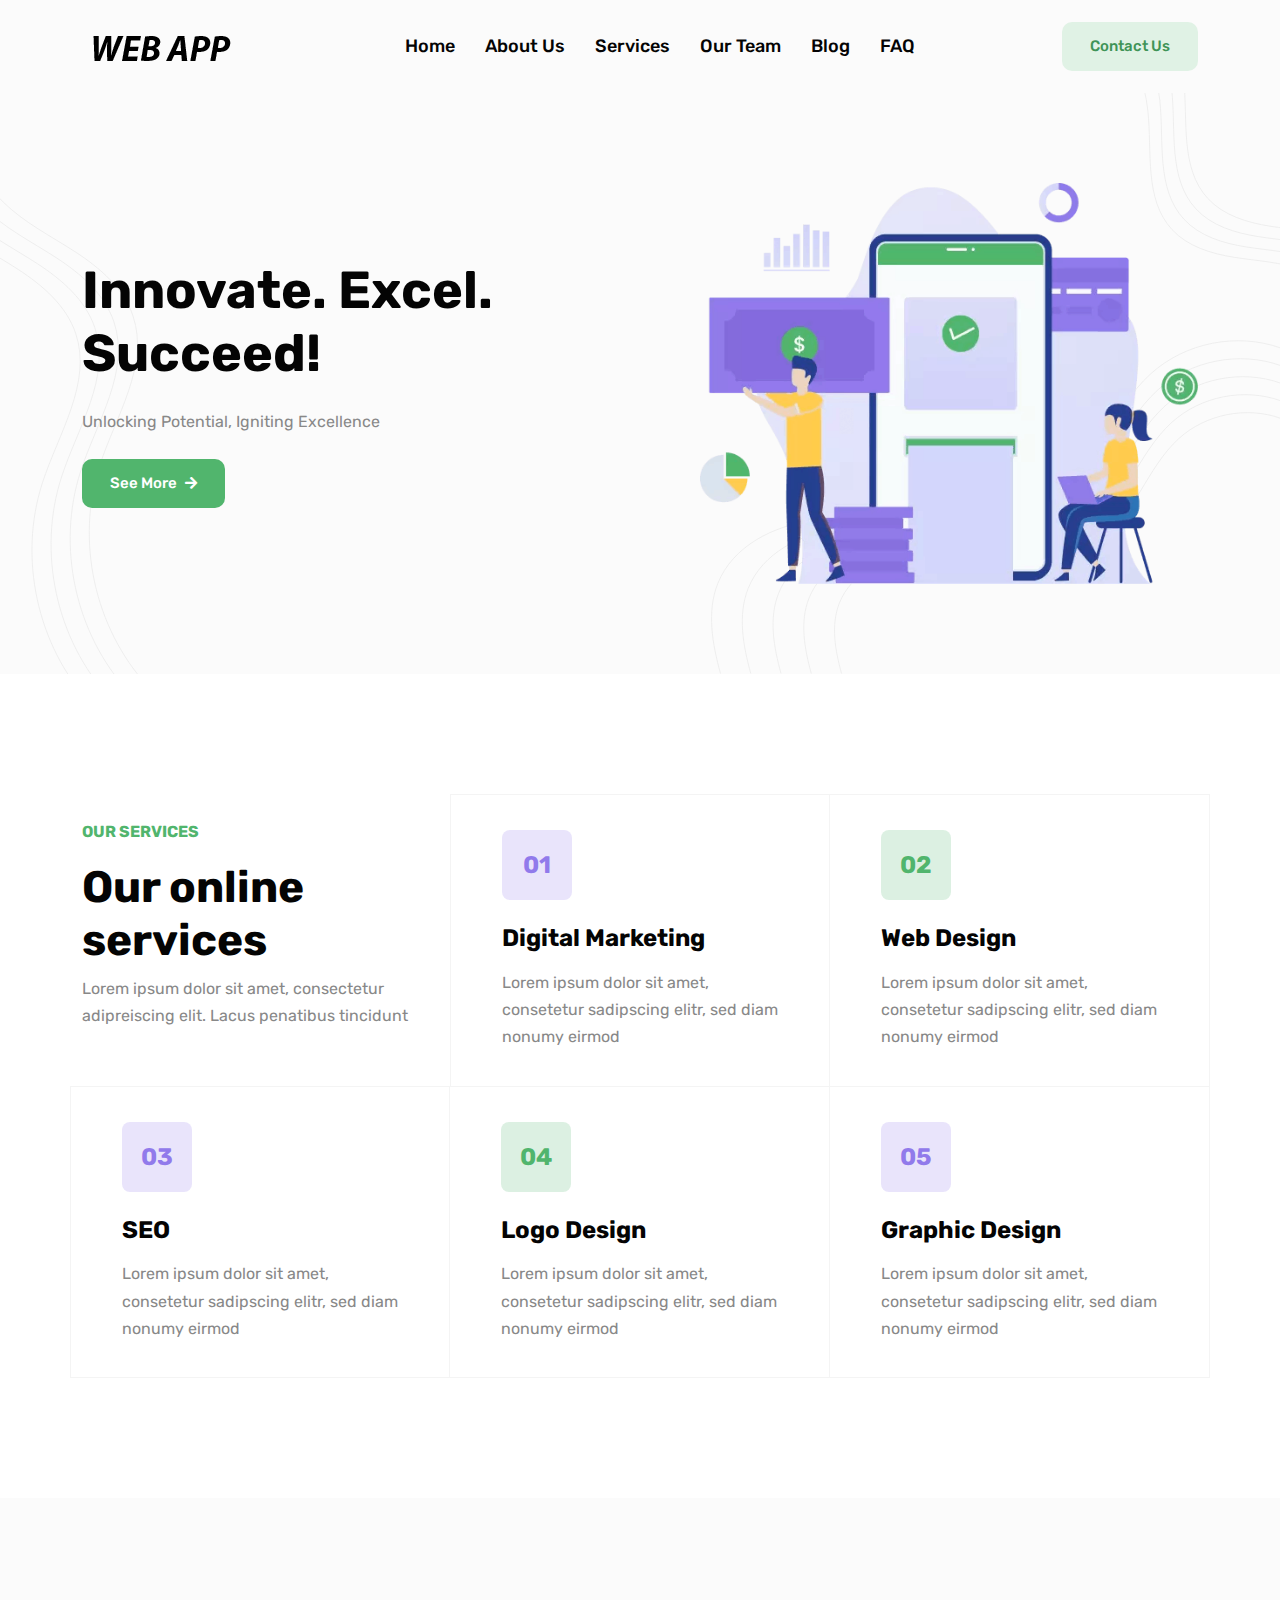
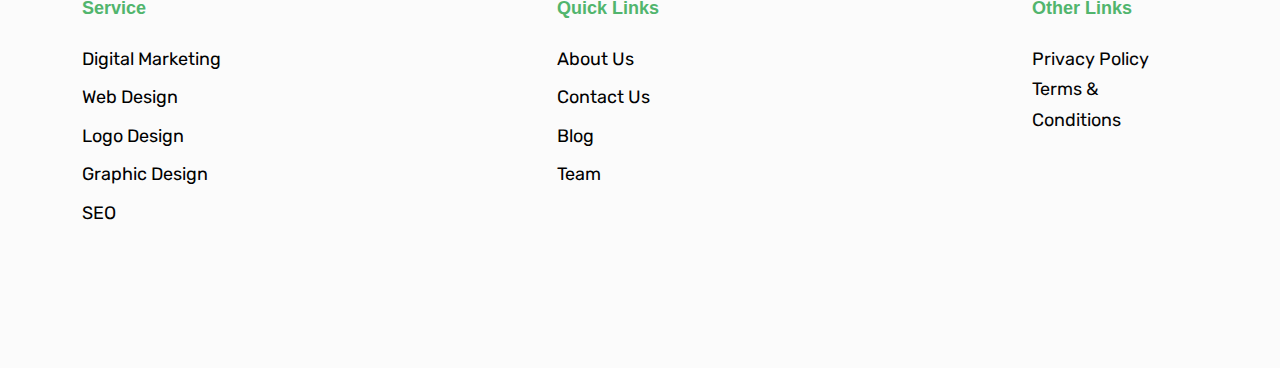
<file: latihan1/template/index.html>
<!DOCTYPE html>

<html lang="en-us">

<head>
	<meta charset="utf-8">
	<title>Livewire and filament</title>
	<meta name="viewport" content="width=device-width, initial-scale=1, maximum-scale=5">
	<meta name="description" content="This is meta description">
	<meta name="author" content="Themefisher">
	<link rel="shortcut icon" href="images/favicon.png" type="image/x-icon">
	<link rel="icon" href="images/favicon.png" type="image/x-icon">

	<!-- # Google Fonts -->
	<link rel="preconnect" href="https://fonts.googleapis.com">
	<link rel="preconnect" href="https://fonts.gstatic.com" crossorigin>
	<link href="https://fonts.googleapis.com/css2?family=Rubik:wght@400;500;700&display=swap" rel="stylesheet">

	<!-- # CSS Plugins -->
	<link rel="stylesheet" href="plugins/slick/slick.css">
	<link rel="stylesheet" href="plugins/font-awesome/fontawesome.min.css">
	<link rel="stylesheet" href="plugins/font-awesome/brands.css">
	<link rel="stylesheet" href="plugins/font-awesome/solid.css">

	<!-- # Main Style Sheet -->
	<link rel="stylesheet" href="css/style.css">
</head>

<body>

<!-- navigation -->
<header class="navigation bg-tertiary">
	<nav class="navbar navbar-expand-xl navbar-light text-center py-3">
		<div class="container">
			<a class="navbar-brand" href="index.html">
				<img loading="prelaod" decoding="async" class="img-fluid" width="160" src="images/logo.png" alt="Wallet">
			</a>
			<button class="navbar-toggler" type="button" data-bs-toggle="collapse" data-bs-target="#navbarSupportedContent" aria-controls="navbarSupportedContent" aria-expanded="false" aria-label="Toggle navigation"> <span class="navbar-toggler-icon"></span>
			</button>
			<div class="collapse navbar-collapse" id="navbarSupportedContent">
				<ul class="navbar-nav m-auto mb-2 mb-lg-0">
					<li class="nav-item"> <a class="nav-link" href="index.html">Home</a></li>
					<li class="nav-item "> <a class="nav-link" href="about.html">About Us</a></li>
					<li class="nav-item "> <a class="nav-link" href="services.html">Services</a></li>
					<li class="nav-item "> <a class="nav-link" href="team.html">Our Team</a></li>
					<li class="nav-item "><a class="nav-link " href="blog.html">Blog</a></li>
					<li class="nav-item "><a class="nav-link " href="faq.html">FAQ</a></li>
				</ul>
				<a href="#!" class="btn btn-outline-primary">Contact Us</a>				
			</div>
		</div>
	</nav>
</header>
<!-- /navigation -->

<div class="modal applyLoanModal fade" id="applyLoan" tabindex="-1" aria-labelledby="applyLoanLabel" aria-hidden="true">
  <div class="modal-dialog modal-dialog-centered">
    <div class="modal-content">
      <div class="modal-header border-bottom-0">
        <h4 class="modal-title" id="exampleModalLabel">How much do you need?</h4>
        <button type="button" class="btn-close" data-bs-dismiss="modal" aria-label="Close"></button>
      </div>
      <div class="modal-body">
        <form action="#!" method="post">
          <div class="row">
            <div class="col-lg-6 mb-4 pb-2">
              <div class="form-group">
                <label for="loan_amount" class="form-label">Amount</label>
                <input type="number" class="form-control shadow-none" id="loan_amount" placeholder="ex: 25000">
              </div>
            </div>
            <div class="col-lg-6 mb-4 pb-2">
              <div class="form-group">
                <label for="loan_how_long_for" class="form-label">How long for?</label>
                <input type="number" class="form-control shadow-none" id="loan_how_long_for" placeholder="ex: 12">
              </div>
            </div>
            <div class="col-lg-12 mb-4 pb-2">
              <div class="form-group">
                <label for="loan_repayment" class="form-label">Repayment</label>
                <input type="number" class="form-control shadow-none" id="loan_repayment" disabled>
              </div>
            </div>
            <div class="col-lg-6 mb-4 pb-2">
              <div class="form-group">
                <label for="loan_full_name" class="form-label">Full Name</label>
                <input type="text" class="form-control shadow-none" id="loan_full_name">
              </div>
            </div>
            <div class="col-lg-6 mb-4 pb-2">
              <div class="form-group">
                <label for="loan_email_address" class="form-label">Email address</label>
                <input type="email" class="form-control shadow-none" id="loan_email_address">
              </div>
            </div>
            <div class="col-lg-12">
              <button type="submit" class="btn btn-primary w-100">Get Your Loan Now</button>
            </div>
          </div>
        </form>
      </div>
    </div>
  </div>
</div>

<section class="banner bg-tertiary position-relative overflow-hidden">
  <div class="container">
    <div class="row align-items-center justify-content-center">
      <div class="col-lg-6 mb-5 mb-lg-0">
        <div class="block text-center text-lg-start pe-0 pe-xl-5">
          <h1 class="text-capitalize mb-4">Innovate. Excel. Succeed!</h1>
          <p class="mb-4">Unlocking Potential, Igniting Excellence</p> <a type="button"
            class="btn btn-primary" href="#" data-bs-toggle="modal" data-bs-target="#applyLoan">See More<span style="font-size: 14px;" class="ms-2 fas fa-arrow-right"></span></a>
        </div>
      </div>
      <div class="col-lg-6">
        <div class="ps-lg-5 text-center">
          <img loading="lazy" decoding="async"
            src="images/about-us.png"
            alt="banner image" class="w-100">
        </div>
      </div>
    </div>
  </div>
  <div class="has-shapes">
    <svg class="shape shape-left text-light" viewBox="0 0 192 752" fill="none" xmlns="http://www.w3.org/2000/svg">
      <path
        d="M-30.883 0C-41.3436 36.4248 -22.7145 75.8085 4.29154 102.398C31.2976 128.987 65.8677 146.199 97.6457 166.87C129.424 187.542 160.139 213.902 172.162 249.847C193.542 313.799 149.886 378.897 129.069 443.036C97.5623 540.079 122.109 653.229 191 728.495"
        stroke="currentColor" stroke-miterlimit="10" />
      <path
        d="M-55.5959 7.52271C-66.0565 43.9475 -47.4274 83.3312 -20.4214 109.92C6.58466 136.51 41.1549 153.722 72.9328 174.393C104.711 195.064 135.426 221.425 147.449 257.37C168.829 321.322 125.174 386.42 104.356 450.559C72.8494 547.601 97.3965 660.752 166.287 736.018"
        stroke="currentColor" stroke-miterlimit="10" />
      <path
        d="M-80.3302 15.0449C-90.7909 51.4697 -72.1617 90.8535 -45.1557 117.443C-18.1497 144.032 16.4205 161.244 48.1984 181.915C79.9763 202.587 110.691 228.947 122.715 264.892C144.095 328.844 100.439 393.942 79.622 458.081C48.115 555.123 72.6622 668.274 141.552 743.54"
        stroke="currentColor" stroke-miterlimit="10" />
      <path
        d="M-105.045 22.5676C-115.506 58.9924 -96.8766 98.3762 -69.8706 124.965C-42.8646 151.555 -8.29436 168.767 23.4835 189.438C55.2615 210.109 85.9766 236.469 98.0001 272.415C119.38 336.367 75.7243 401.464 54.9072 465.604C23.4002 562.646 47.9473 675.796 116.838 751.063"
        stroke="currentColor" stroke-miterlimit="10" />
    </svg>
    <svg class="shape shape-right text-light" viewBox="0 0 731 746" fill="none" xmlns="http://www.w3.org/2000/svg">
      <path
        d="M12.1794 745.14C1.80036 707.275 -5.75764 666.015 8.73984 629.537C27.748 581.745 80.4729 554.968 131.538 548.843C182.604 542.703 234.032 552.841 285.323 556.748C336.615 560.64 391.543 557.276 433.828 527.964C492.452 487.323 511.701 408.123 564.607 360.255C608.718 320.353 675.307 307.183 731.29 327.323"
        stroke="currentColor" stroke-miterlimit="10" />
      <path
        d="M51.0253 745.14C41.2045 709.326 34.0538 670.284 47.7668 635.783C65.7491 590.571 115.623 565.242 163.928 559.449C212.248 553.641 260.884 563.235 309.4 566.931C357.916 570.627 409.887 567.429 449.879 539.701C505.35 501.247 523.543 426.331 573.598 381.059C615.326 343.314 678.324 330.853 731.275 349.906"
        stroke="currentColor" stroke-miterlimit="10" />
      <path
        d="M89.8715 745.14C80.6239 711.363 73.8654 674.568 86.8091 642.028C103.766 599.396 150.788 575.515 196.347 570.054C241.906 564.578 287.767 573.629 333.523 577.099C379.278 580.584 428.277 577.567 465.976 551.423C518.279 515.172 535.431 444.525 582.62 401.832C621.964 366.229 681.356 354.493 731.291 372.46"
        stroke="currentColor" stroke-miterlimit="10" />
      <path
        d="M128.718 745.14C120.029 713.414 113.678 678.838 125.837 648.274C141.768 608.221 185.939 585.788 228.737 580.659C271.536 575.515 314.621 584.008 357.6 587.282C400.58 590.556 446.607 587.719 482.028 563.16C531.163 529.111 547.275 462.733 591.612 422.635C628.572 389.19 684.375 378.162 731.276 395.043"
        stroke="currentColor" stroke-miterlimit="10" />
      <path
        d="M167.564 745.14C159.432 715.451 153.504 683.107 164.863 654.519C179.753 617.046 221.088 596.062 261.126 591.265C301.164 586.452 341.473 594.402 381.677 597.465C421.88 600.527 464.95 597.872 498.094 574.896C544.061 543.035 559.146 480.942 600.617 443.423C635.194 412.135 687.406 401.817 731.276 417.612"
        stroke="currentColor" stroke-miterlimit="10" />
      <path
        d="M817.266 289.466C813.108 259.989 787.151 237.697 759.261 227.271C731.372 216.846 701.077 215.553 671.666 210.904C642.254 206.24 611.795 197.156 591.664 175.224C555.853 136.189 566.345 75.5336 560.763 22.8649C552.302 -56.8256 498.487 -130.133 425 -162.081"
        stroke="currentColor" stroke-miterlimit="10" />
      <path
        d="M832.584 276.159C828.427 246.683 802.469 224.391 774.58 213.965C746.69 203.539 716.395 202.246 686.984 197.598C657.573 192.934 627.114 183.85 606.982 161.918C571.172 122.883 581.663 62.2275 576.082 9.55873C567.62 -70.1318 513.806 -143.439 440.318 -175.387"
        stroke="currentColor" stroke-miterlimit="10" />
      <path
        d="M847.904 262.853C843.747 233.376 817.789 211.084 789.9 200.659C762.011 190.233 731.716 188.94 702.304 184.292C672.893 179.627 642.434 170.544 622.303 148.612C586.492 109.577 596.983 48.9211 591.402 -3.74766C582.94 -83.4382 529.126 -156.746 455.638 -188.694"
        stroke="currentColor" stroke-miterlimit="10" />
      <path
        d="M863.24 249.547C859.083 220.07 833.125 197.778 805.236 187.353C777.347 176.927 747.051 175.634 717.64 170.986C688.229 166.321 657.77 157.237 637.639 135.306C601.828 96.2707 612.319 35.6149 606.738 -17.0538C598.276 -96.7443 544.462 -170.052 470.974 -202"
        stroke="currentColor" stroke-miterlimit="10" />
    </svg>
  </div>
</section>

<section class="section">
  <div class="container">
    <div class="row">
      <div class="col-lg-4 col-md-6">
        <div class="section-title pt-4">
          <p class="text-primary text-uppercase fw-bold mb-3">Our Services</p>
          <h1>Our online services</h1>
          <p>Lorem ipsum dolor sit amet, consectetur adipreiscing elit. Lacus penatibus tincidunt</p>
        </div>
      </div>
      <div class="col-lg-4 col-md-6 service-item">
        <a class="text-black" href="service-details.html">
          <div class="block"> <span class="colored-box text-center h3 mb-4">01</span>
            <h3 class="mb-3 service-title">Digital Marketing</h3>
            <p class="mb-0 service-description">Lorem ipsum dolor sit amet, consetetur sadipscing elitr, sed diam nonumy
              eirmod</p>
          </div>
        </a>
      </div>
      <div class="col-lg-4 col-md-6 service-item">
        <a class="text-black" href="service-details.html">
          <div class="block"> <span class="colored-box text-center h3 mb-4">02</span>
            <h3 class="mb-3 service-title">Web Design</h3>
            <p class="mb-0 service-description">Lorem ipsum dolor sit amet, consetetur sadipscing elitr, sed diam nonumy
              eirmod</p>
          </div>
        </a>
      </div>
      <div class="col-lg-4 col-md-6 service-item">
        <a class="text-black" href="service-details.html">
          <div class="block"> <span class="colored-box text-center h3 mb-4">03</span>
            <h3 class="mb-3 service-title">SEO</h3>
            <p class="mb-0 service-description">Lorem ipsum dolor sit amet, consetetur sadipscing elitr, sed diam nonumy
              eirmod</p>
          </div>
        </a>
      </div>
      <div class="col-lg-4 col-md-6 service-item">
        <a class="text-black" href="service-details.html">
          <div class="block"> <span class="colored-box text-center h3 mb-4">04</span>
            <h3 class="mb-3 service-title">Logo Design</h3>
            <p class="mb-0 service-description">Lorem ipsum dolor sit amet, consetetur sadipscing elitr, sed diam nonumy
              eirmod</p>
          </div>
        </a>
      </div>
      <div class="col-lg-4 col-md-6 service-item">
        <a class="text-black" href="service-details.html">
          <div class="block"> <span class="colored-box text-center h3 mb-4">05</span>
            <h3 class="mb-3 service-title">Graphic Design</h3>
            <p class="mb-0 service-description">Lorem ipsum dolor sit amet, consetetur sadipscing elitr, sed diam nonumy
              eirmod</p>
          </div>
        </a>
      </div>
    </div>
  </div>
</section>




<footer class="section-sm bg-tertiary">
	<div class="container">
		<div class="row justify-content-between">
			<div class="col-lg-2 col-md-4 col-6 mb-4">
				<div class="footer-widget">
					<h5 class="mb-4 text-primary font-secondary">Service</h5>
					<ul class="list-unstyled">
						<li class="mb-2"><a href="service-details.html">Digital Marketing</a>
						</li>
						<li class="mb-2"><a href="service-details.html">Web Design</a>
						</li>
						<li class="mb-2"><a href="service-details.html">Logo Design</a>
						</li>
						<li class="mb-2"><a href="service-details.html">Graphic Design</a>
						</li>
						<li class="mb-2"><a href="service-details.html">SEO</a>
						</li>
					</ul>
				</div>
			</div>
			<div class="col-lg-2 col-md-4 col-6 mb-4">
				<div class="footer-widget">
					<h5 class="mb-4 text-primary font-secondary">Quick Links</h5>
					<ul class="list-unstyled">
						<li class="mb-2"><a href="#!">About Us</a>
						</li>
						<li class="mb-2"><a href="#!">Contact Us</a>
						</li>
						<li class="mb-2"><a href="#!">Blog</a>
						</li>
						<li class="mb-2"><a href="#!">Team</a>
						</li>
					</ul>
				</div>
			</div>
			<div class="col-lg-2 col-md-4 col-6 mb-4">
				<div class="footer-widget">
					<h5 class="mb-4 text-primary font-secondary">Other Links</h5>
					<ul class="list-unstyled">
						<li class="list-inline-item me-4"><a class="text-black" href="privacy-policy.html">Privacy Policy</a>
                        </li>
						<li class="list-inline-item me-4"><a class="text-black" href="terms.html">Terms &amp; Conditions</a>
                        </li>
					</ul>
				</div>
			</div>			
		</div>
		
	</div>
</footer>

<!-- # JS Plugins -->
<script src="plugins/jquery/jquery.min.js"></script>
<script src="plugins/bootstrap/bootstrap.min.js"></script>

<!-- Main Script -->
<script src="js/script.js"></script>

</body>
</html>
</file>
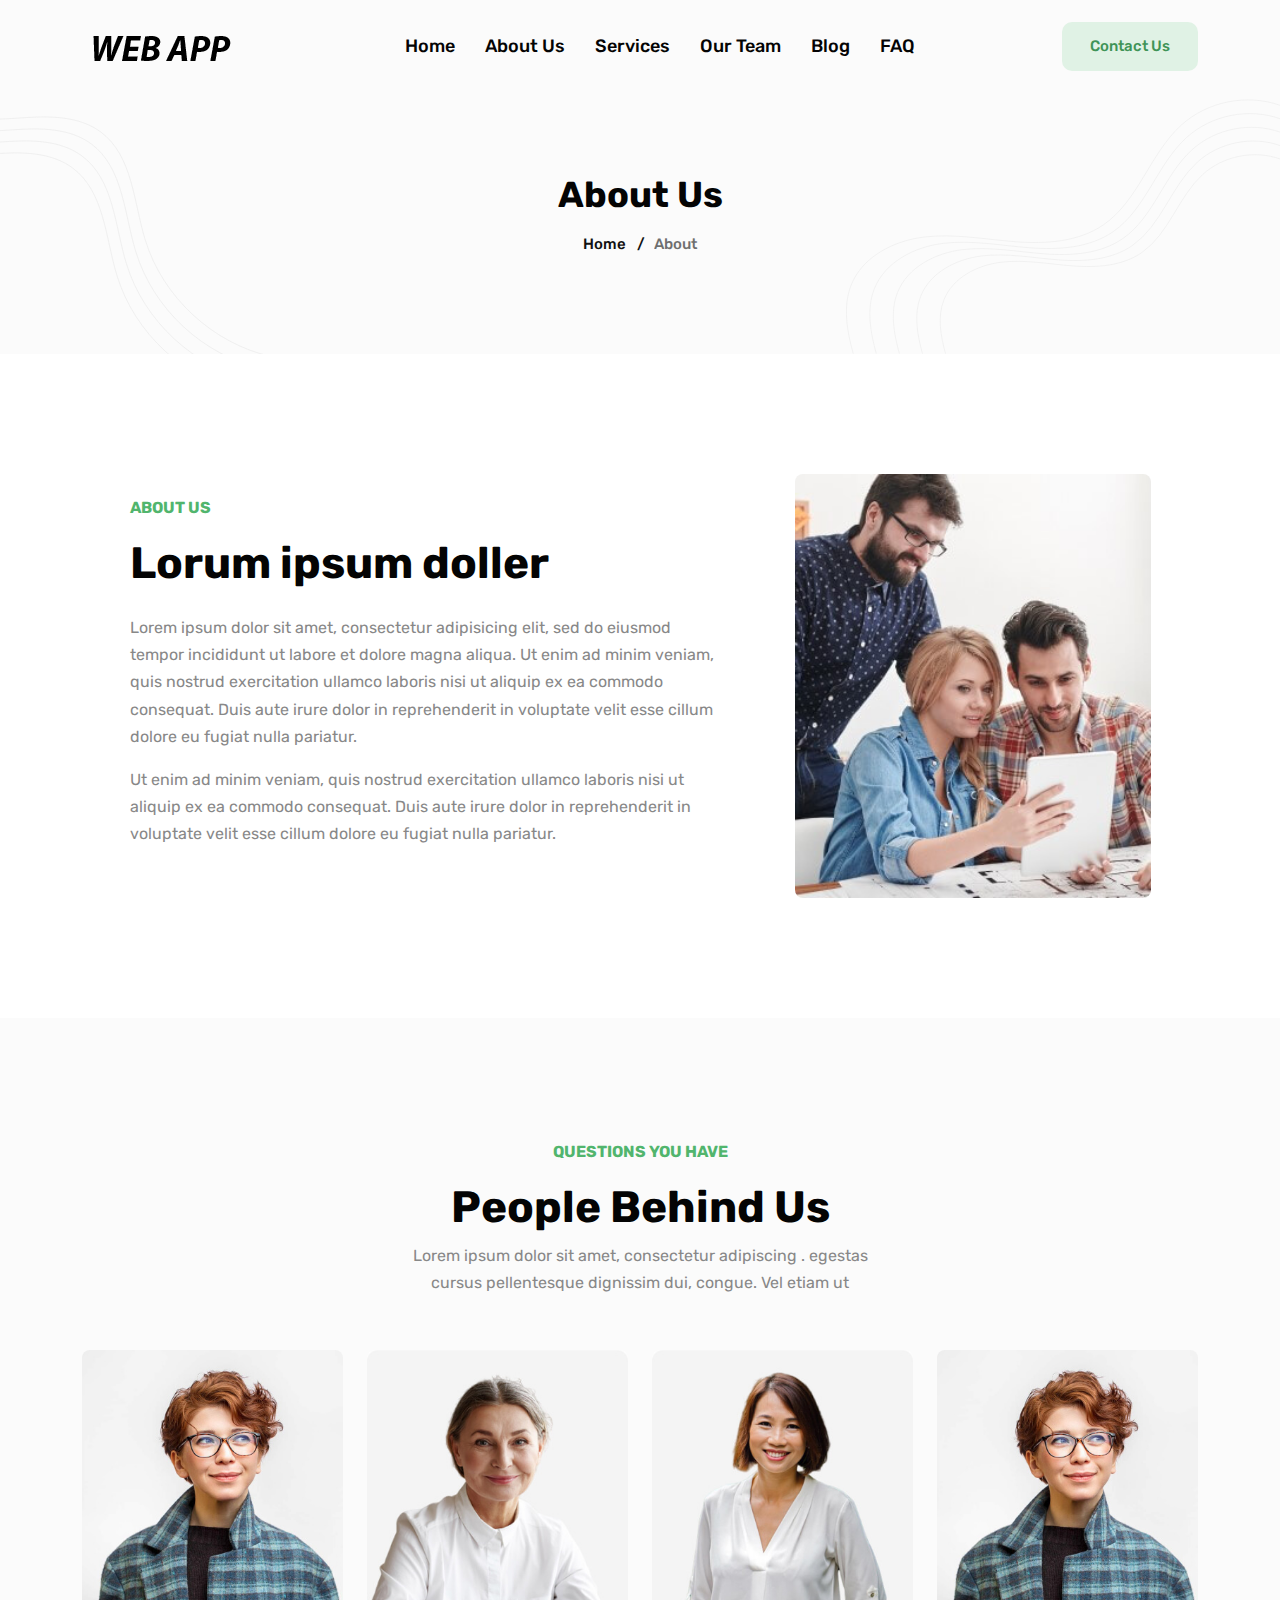
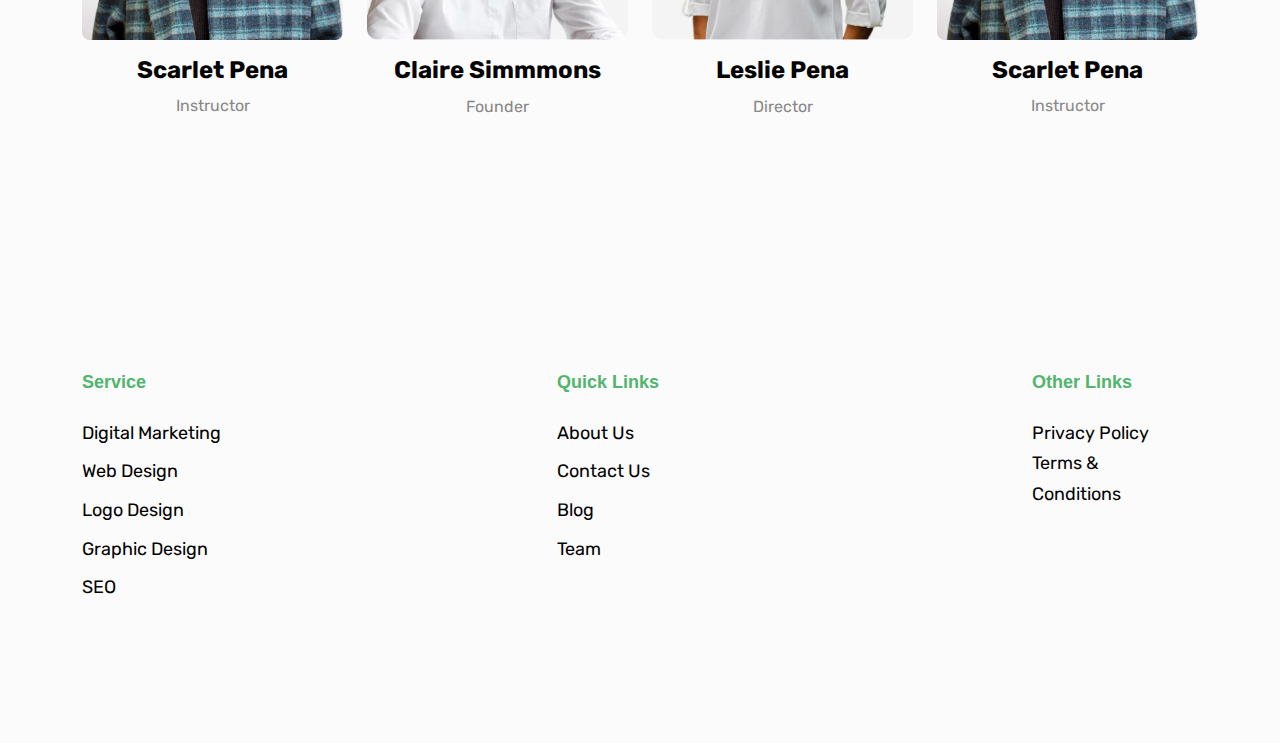
<file: latihan1/template/about.html>
<!DOCTYPE html>

<html lang="en-us">

<head>
	<meta charset="utf-8">
	<title>Livewire and filament</title>
	<meta name="viewport" content="width=device-width, initial-scale=1, maximum-scale=5">
	<meta name="description" content="This is meta description">
	<meta name="author" content="Themefisher">
	<link rel="shortcut icon" href="images/favicon.png" type="image/x-icon">
	<link rel="icon" href="images/favicon.png" type="image/x-icon">

	<!-- # Google Fonts -->
	<link rel="preconnect" href="https://fonts.googleapis.com">
	<link rel="preconnect" href="https://fonts.gstatic.com" crossorigin>
	<link href="https://fonts.googleapis.com/css2?family=Rubik:wght@400;500;700&display=swap" rel="stylesheet">

	<!-- # CSS Plugins -->
	<link rel="stylesheet" href="plugins/slick/slick.css">
	<link rel="stylesheet" href="plugins/font-awesome/fontawesome.min.css">
	<link rel="stylesheet" href="plugins/font-awesome/brands.css">
	<link rel="stylesheet" href="plugins/font-awesome/solid.css">

	<!-- # Main Style Sheet -->
	<link rel="stylesheet" href="css/style.css">
</head>

<body>

<!-- navigation -->
<header class="navigation bg-tertiary">
	<nav class="navbar navbar-expand-xl navbar-light text-center py-3">
		<div class="container">
			<a class="navbar-brand" href="index.html">
				<img loading="prelaod" decoding="async" class="img-fluid" width="160" src="images/logo.png" alt="Wallet">
			</a>
			<button class="navbar-toggler" type="button" data-bs-toggle="collapse" data-bs-target="#navbarSupportedContent" aria-controls="navbarSupportedContent" aria-expanded="false" aria-label="Toggle navigation"> <span class="navbar-toggler-icon"></span>
			</button>
			<div class="collapse navbar-collapse" id="navbarSupportedContent">
				<ul class="navbar-nav m-auto mb-2 mb-lg-0">
					<li class="nav-item"> <a class="nav-link" href="index.html">Home</a></li>
					<li class="nav-item "> <a class="nav-link" href="about.html">About Us</a></li>
					<li class="nav-item "> <a class="nav-link" href="services.html">Services</a></li>
					<li class="nav-item "> <a class="nav-link" href="team.html">Our Team</a></li>
					<li class="nav-item "><a class="nav-link " href="blog.html">Blog</a></li>
					<li class="nav-item "><a class="nav-link " href="faq.html">FAQ</a></li>
				</ul>
				<a href="#!" class="btn btn-outline-primary">Contact Us</a>				
			</div>
		</div>
	</nav>
</header>
<!-- /navigation -->



<section class="page-header bg-tertiary">
	<div class="container">
		<div class="row">
			<div class="col-8 mx-auto text-center">
				<h2 class="mb-3 text-capitalize">About Us</h2>
				<ul class="list-inline breadcrumbs text-capitalize" style="font-weight:500">
					<li class="list-inline-item"><a href="index.html">Home</a>
					</li>
					<li class="list-inline-item">/ &nbsp; <a href="about.html">About</a>
					</li>
				</ul>
			</div>
		</div>
	</div>
	<div class="has-shapes">
		<svg class="shape shape-left text-light" viewBox="0 0 192 752" fill="none" xmlns="http://www.w3.org/2000/svg">
			<path d="M-30.883 0C-41.3436 36.4248 -22.7145 75.8085 4.29154 102.398C31.2976 128.987 65.8677 146.199 97.6457 166.87C129.424 187.542 160.139 213.902 172.162 249.847C193.542 313.799 149.886 378.897 129.069 443.036C97.5623 540.079 122.109 653.229 191 728.495" stroke="currentColor" stroke-miterlimit="10" />
			<path d="M-55.5959 7.52271C-66.0565 43.9475 -47.4274 83.3312 -20.4214 109.92C6.58466 136.51 41.1549 153.722 72.9328 174.393C104.711 195.064 135.426 221.425 147.449 257.37C168.829 321.322 125.174 386.42 104.356 450.559C72.8494 547.601 97.3965 660.752 166.287 736.018" stroke="currentColor" stroke-miterlimit="10" />
			<path d="M-80.3302 15.0449C-90.7909 51.4697 -72.1617 90.8535 -45.1557 117.443C-18.1497 144.032 16.4205 161.244 48.1984 181.915C79.9763 202.587 110.691 228.947 122.715 264.892C144.095 328.844 100.439 393.942 79.622 458.081C48.115 555.123 72.6622 668.274 141.552 743.54" stroke="currentColor" stroke-miterlimit="10" />
			<path d="M-105.045 22.5676C-115.506 58.9924 -96.8766 98.3762 -69.8706 124.965C-42.8646 151.555 -8.29436 168.767 23.4835 189.438C55.2615 210.109 85.9766 236.469 98.0001 272.415C119.38 336.367 75.7243 401.464 54.9072 465.604C23.4002 562.646 47.9473 675.796 116.838 751.063" stroke="currentColor" stroke-miterlimit="10" />
		</svg>
		<svg class="shape shape-right text-light" viewBox="0 0 731 746" fill="none" xmlns="http://www.w3.org/2000/svg">
			<path d="M12.1794 745.14C1.80036 707.275 -5.75764 666.015 8.73984 629.537C27.748 581.745 80.4729 554.968 131.538 548.843C182.604 542.703 234.032 552.841 285.323 556.748C336.615 560.64 391.543 557.276 433.828 527.964C492.452 487.323 511.701 408.123 564.607 360.255C608.718 320.353 675.307 307.183 731.29 327.323" stroke="currentColor" stroke-miterlimit="10" />
			<path d="M51.0253 745.14C41.2045 709.326 34.0538 670.284 47.7668 635.783C65.7491 590.571 115.623 565.242 163.928 559.449C212.248 553.641 260.884 563.235 309.4 566.931C357.916 570.627 409.887 567.429 449.879 539.701C505.35 501.247 523.543 426.331 573.598 381.059C615.326 343.314 678.324 330.853 731.275 349.906" stroke="currentColor" stroke-miterlimit="10" />
			<path d="M89.8715 745.14C80.6239 711.363 73.8654 674.568 86.8091 642.028C103.766 599.396 150.788 575.515 196.347 570.054C241.906 564.578 287.767 573.629 333.523 577.099C379.278 580.584 428.277 577.567 465.976 551.423C518.279 515.172 535.431 444.525 582.62 401.832C621.964 366.229 681.356 354.493 731.291 372.46" stroke="currentColor" stroke-miterlimit="10" />
			<path d="M128.718 745.14C120.029 713.414 113.678 678.838 125.837 648.274C141.768 608.221 185.939 585.788 228.737 580.659C271.536 575.515 314.621 584.008 357.6 587.282C400.58 590.556 446.607 587.719 482.028 563.16C531.163 529.111 547.275 462.733 591.612 422.635C628.572 389.19 684.375 378.162 731.276 395.043" stroke="currentColor" stroke-miterlimit="10" />
			<path d="M167.564 745.14C159.432 715.451 153.504 683.107 164.863 654.519C179.753 617.046 221.088 596.062 261.126 591.265C301.164 586.452 341.473 594.402 381.677 597.465C421.88 600.527 464.95 597.872 498.094 574.896C544.061 543.035 559.146 480.942 600.617 443.423C635.194 412.135 687.406 401.817 731.276 417.612" stroke="currentColor" stroke-miterlimit="10" />
			<path d="M817.266 289.466C813.108 259.989 787.151 237.697 759.261 227.271C731.372 216.846 701.077 215.553 671.666 210.904C642.254 206.24 611.795 197.156 591.664 175.224C555.853 136.189 566.345 75.5336 560.763 22.8649C552.302 -56.8256 498.487 -130.133 425 -162.081" stroke="currentColor" stroke-miterlimit="10" />
			<path d="M832.584 276.159C828.427 246.683 802.469 224.391 774.58 213.965C746.69 203.539 716.395 202.246 686.984 197.598C657.573 192.934 627.114 183.85 606.982 161.918C571.172 122.883 581.663 62.2275 576.082 9.55873C567.62 -70.1318 513.806 -143.439 440.318 -175.387" stroke="currentColor" stroke-miterlimit="10" />
			<path d="M847.904 262.853C843.747 233.376 817.789 211.084 789.9 200.659C762.011 190.233 731.716 188.94 702.304 184.292C672.893 179.627 642.434 170.544 622.303 148.612C586.492 109.577 596.983 48.9211 591.402 -3.74766C582.94 -83.4382 529.126 -156.746 455.638 -188.694" stroke="currentColor" stroke-miterlimit="10" />
			<path d="M863.24 249.547C859.083 220.07 833.125 197.778 805.236 187.353C777.347 176.927 747.051 175.634 717.64 170.986C688.229 166.321 657.77 157.237 637.639 135.306C601.828 96.2707 612.319 35.6149 606.738 -17.0538C598.276 -96.7443 544.462 -170.052 470.974 -202" stroke="currentColor" stroke-miterlimit="10" />
		</svg>
	</div>
</section>

<section class="section">
	<div class="container">
		<div class="row justify-content-center align-items-center">
			<div class="col-lg-7">
				<div class="section-title">
					<p class="text-primary text-uppercase fw-bold mb-3">About Us</p>
					<h2 class="h1 mb-4">Lorum ipsum doller</h2>
					<div class="content pe-0 pe-lg-5">
						<p>Lorem ipsum dolor sit amet, consectetur adipisicing elit, sed do eiusmod tempor incididunt ut labore et dolore magna aliqua. Ut enim ad minim veniam, quis nostrud exercitation ullamco laboris nisi ut aliquip ex ea commodo consequat. Duis aute irure dolor in reprehenderit in voluptate velit esse cillum dolore eu fugiat nulla pariatur.</p>
						<p>Ut enim ad minim veniam, quis nostrud exercitation ullamco laboris nisi ut aliquip ex ea commodo consequat. Duis aute irure dolor in reprehenderit in voluptate velit esse cillum dolore eu fugiat nulla pariatur.</p>
					</div>
				</div>
			</div>
			<div class="col-lg-4 mt-5 mt-lg-0">
				<img loading="lazy" decoding="async" src="images/about/about-11.jpg" alt="Business Loans &lt;br&gt; For Daily Expenses" class="rounded w-100">
			</div>
		</div>
	</div>
</section>





<section class="section teams bg-tertiary">
	<div class="container">
		<div class="row justify-content-center">
			<div class="col-12">
				<div class="section-title text-center">
					<p class="text-primary text-uppercase fw-bold mb-3">Questions You Have</p>
					<h1>People Behind Us</h1>
					<p class="mb-0">Lorem ipsum dolor sit amet, consectetur adipiscing . egestas
						<br>cursus pellentesque dignissim dui, congue. Vel etiam ut</p>
				</div>
			</div>
		</div>
		<div class="row position-relative">
			<div class="col-xl-3 col-lg-4 col-md-6 mt-4">
				<div class="card bg-transparent border-0 text-center">
					<div class="card-img">
						<img loading="lazy" decoding="async" src="images/about/team-1.jpg" alt="Scarlet Pena" class="rounded w-100" width="300" height="332">
						<ul class="card-social list-inline">
							<li class="list-inline-item"><a class="facebook" href="#"><i class="fab fa-facebook"></i></a>
							</li>
							<li class="list-inline-item"><a class="twitter" href="#"><i class="fab fa-twitter"></i></a>
							</li>
							<li class="list-inline-item"><a class="instagram" href="#"><i class="fab fa-instagram"></i></a>
							</li>
						</ul>
					</div>
					<div class="card-body">
						<h3>Scarlet Pena</h3>
						<p>Instructor</p>
					</div>
				</div>
			</div>
			<div class="col-xl-3 col-lg-4 col-md-6 mt-4">
				<div class="card bg-transparent border-0 text-center">
					<div class="card-img">
						<img loading="lazy" decoding="async" src="images/about/team-2.jpg" alt="Claire Simmmons" class="rounded w-100" width="300" height="333">
						<ul class="card-social list-inline">
							<li class="list-inline-item"><a class="facebook" href="#"><i class="fab fa-facebook"></i></a>
							</li>
							<li class="list-inline-item"><a class="twitter" href="#"><i class="fab fa-twitter"></i></a>
							</li>
							<li class="list-inline-item"><a class="instagram" href="#"><i class="fab fa-instagram"></i></a>
							</li>
						</ul>
					</div>
					<div class="card-body">
						<h3>Claire Simmmons</h3>
						<p>Founder</p>
					</div>
				</div>
			</div>
			<div class="col-xl-3 col-lg-4 col-md-6 mt-4">
				<div class="card bg-transparent border-0 text-center">
					<div class="card-img">
						<img loading="lazy" decoding="async" src="images/about/team-3.jpg" alt="Leslie Pena" class="rounded w-100" width="300" height="333">
						<ul class="card-social list-inline">
							<li class="list-inline-item"><a class="facebook" href="#"><i class="fab fa-facebook"></i></a>
							</li>
							<li class="list-inline-item"><a class="twitter" href="#"><i class="fab fa-twitter"></i></a>
							</li>
							<li class="list-inline-item"><a class="instagram" href="#"><i class="fab fa-instagram"></i></a>
							</li>
						</ul>
					</div>
					<div class="card-body">
						<h3>Leslie Pena</h3>
						<p>Director</p>
					</div>
				</div>
			</div>
			<div class="col-xl-3 col-lg-4 col-md-6 mt-4">
				<div class="card bg-transparent border-0 text-center">
					<div class="card-img">
						<img loading="lazy" decoding="async" src="images/about/team-1.jpg" alt="Scarlet Pena" class="rounded w-100" width="300" height="332">
						<ul class="card-social list-inline">
							<li class="list-inline-item"><a class="facebook" href="#"><i class="fab fa-facebook"></i></a>
							</li>
							<li class="list-inline-item"><a class="twitter" href="#"><i class="fab fa-twitter"></i></a>
							</li>
							<li class="list-inline-item"><a class="instagram" href="#"><i class="fab fa-instagram"></i></a>
							</li>
						</ul>
					</div>
					<div class="card-body">
						<h3>Scarlet Pena</h3>
						<p>Instructor</p>
					</div>
				</div>
			</div>
		</div>
	</div>
</section>


<footer class="section-sm bg-tertiary">
	<div class="container">
		<div class="row justify-content-between">
			<div class="col-lg-2 col-md-4 col-6 mb-4">
				<div class="footer-widget">
					<h5 class="mb-4 text-primary font-secondary">Service</h5>
					<ul class="list-unstyled">
						<li class="mb-2"><a href="service-details.html">Digital Marketing</a>
						</li>
						<li class="mb-2"><a href="service-details.html">Web Design</a>
						</li>
						<li class="mb-2"><a href="service-details.html">Logo Design</a>
						</li>
						<li class="mb-2"><a href="service-details.html">Graphic Design</a>
						</li>
						<li class="mb-2"><a href="service-details.html">SEO</a>
						</li>
					</ul>
				</div>
			</div>
			<div class="col-lg-2 col-md-4 col-6 mb-4">
				<div class="footer-widget">
					<h5 class="mb-4 text-primary font-secondary">Quick Links</h5>
					<ul class="list-unstyled">
						<li class="mb-2"><a href="#!">About Us</a>
						</li>
						<li class="mb-2"><a href="#!">Contact Us</a>
						</li>
						<li class="mb-2"><a href="#!">Blog</a>
						</li>
						<li class="mb-2"><a href="#!">Team</a>
						</li>
					</ul>
				</div>
			</div>
			<div class="col-lg-2 col-md-4 col-6 mb-4">
				<div class="footer-widget">
					<h5 class="mb-4 text-primary font-secondary">Other Links</h5>
					<ul class="list-unstyled">
						<li class="list-inline-item me-4"><a class="text-black" href="privacy-policy.html">Privacy Policy</a>
                        </li>
						<li class="list-inline-item me-4"><a class="text-black" href="terms.html">Terms &amp; Conditions</a>
                        </li>
					</ul>
				</div>
			</div>			
		</div>
		
	</div>
</footer>

<!-- # JS Plugins -->
<script src="plugins/jquery/jquery.min.js"></script>
<script src="plugins/bootstrap/bootstrap.min.js"></script>

<!-- Main Script -->
<script src="js/script.js"></script>

</body>
</html>
</file>
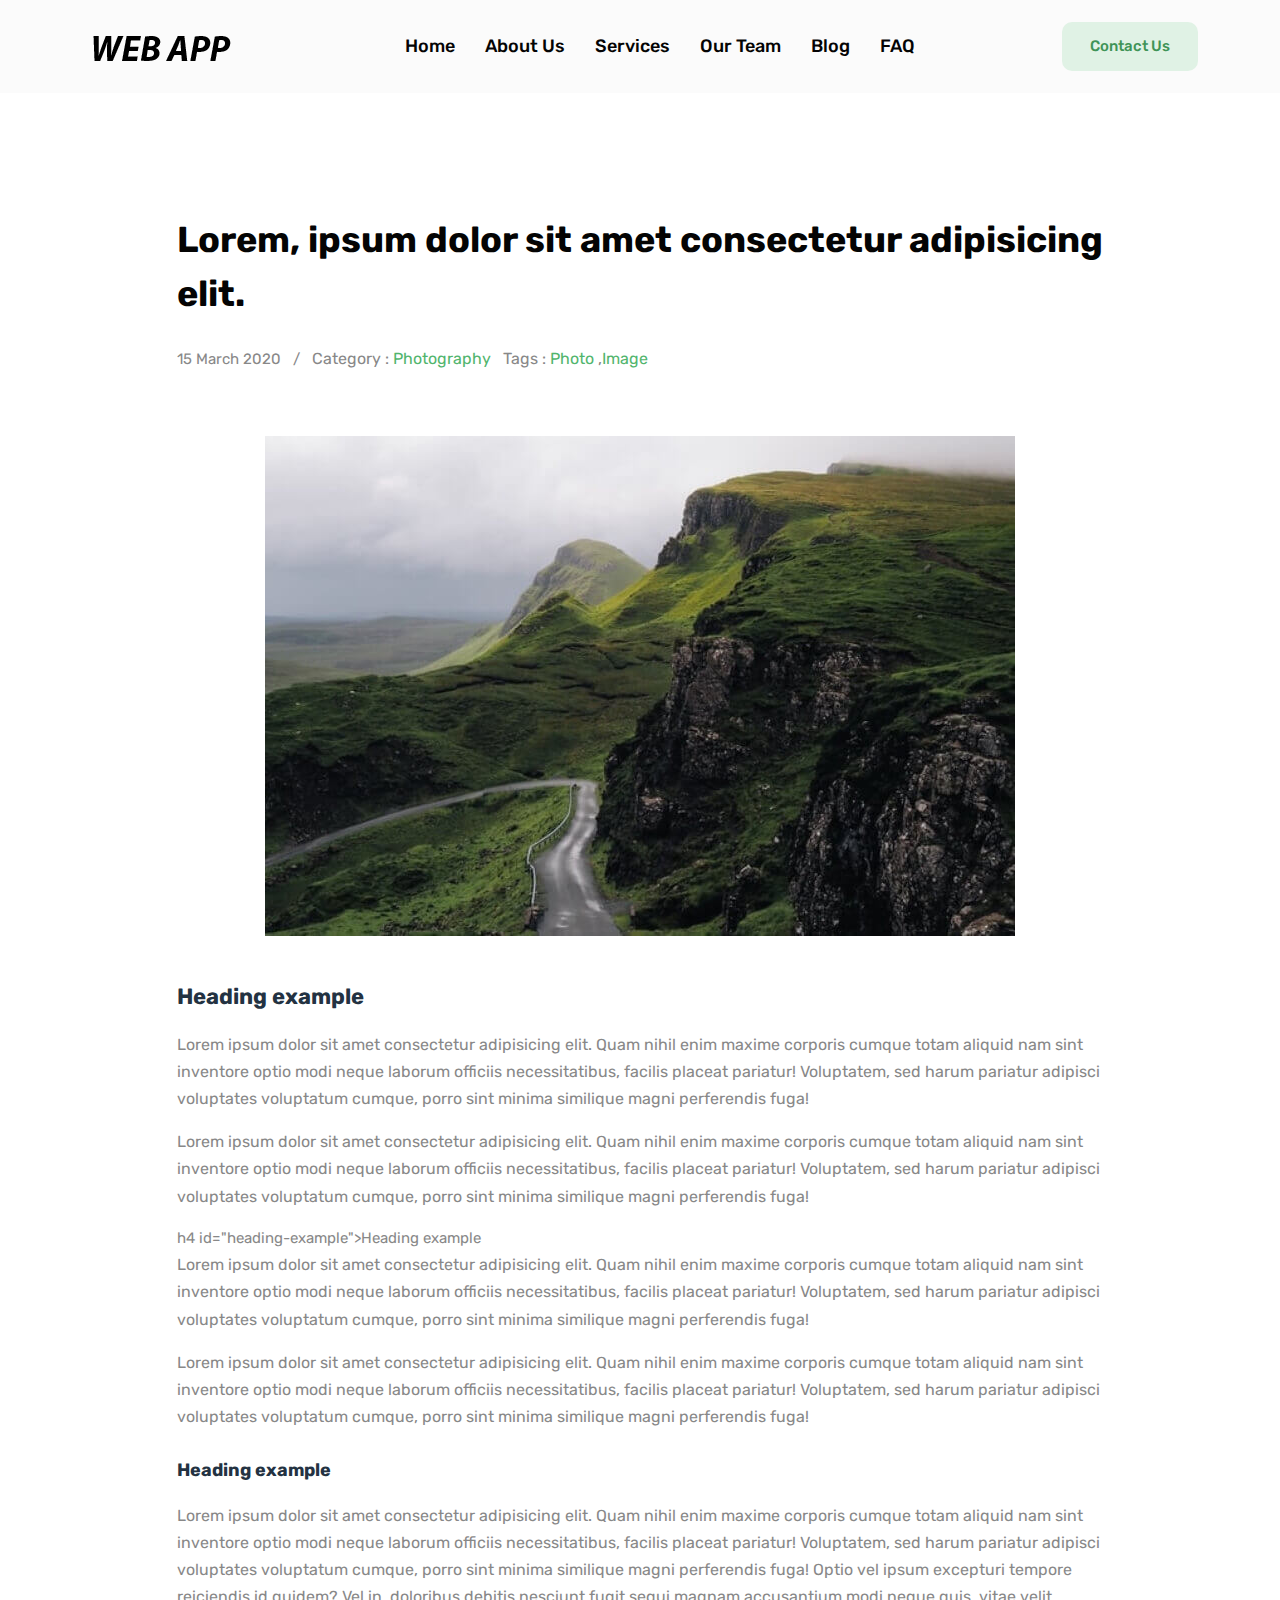
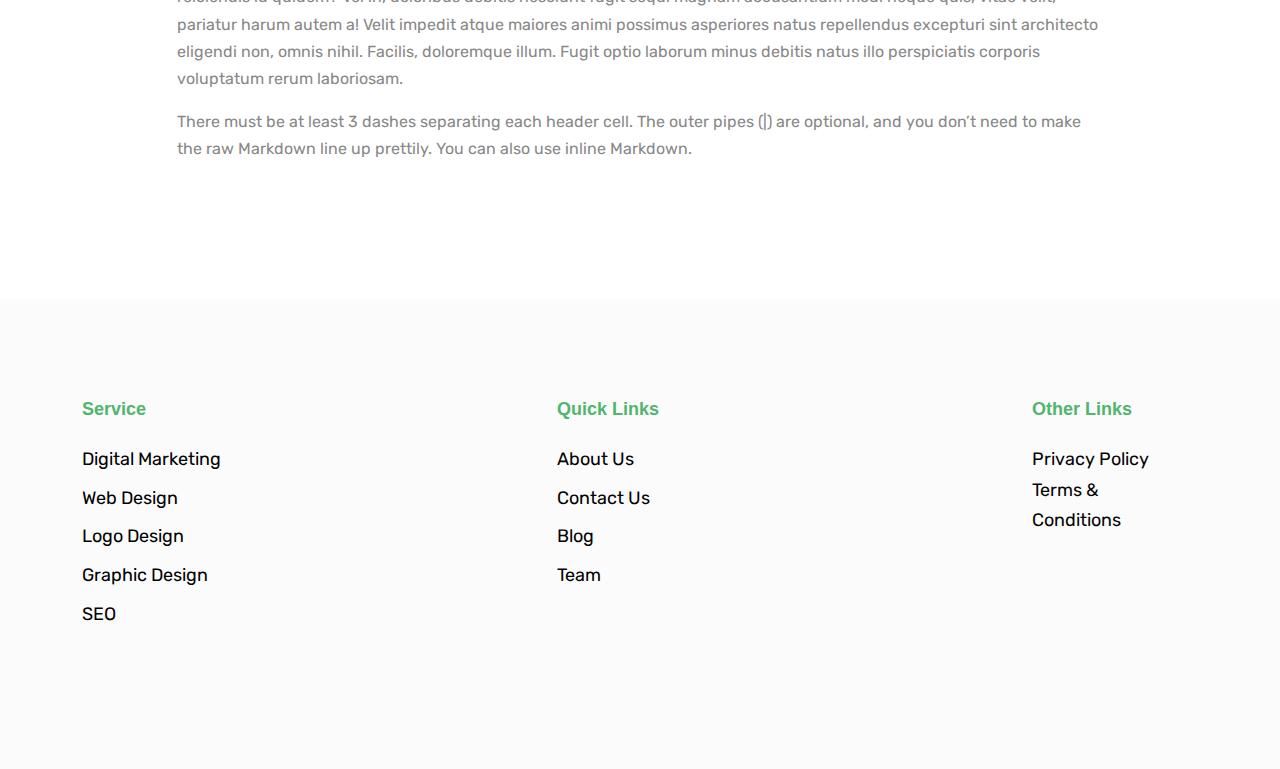
<file: latihan1/template/blog-details.html>
<!DOCTYPE html>

<html lang="en-us">

<head>
	<meta charset="utf-8">
	<title>Livewire and filament</title>
	<meta name="viewport" content="width=device-width, initial-scale=1, maximum-scale=5">
	<meta name="description" content="This is meta description">
	<meta name="author" content="Themefisher">
	<link rel="shortcut icon" href="images/favicon.png" type="image/x-icon">
	<link rel="icon" href="images/favicon.png" type="image/x-icon">

	<!-- # Google Fonts -->
	<link rel="preconnect" href="https://fonts.googleapis.com">
	<link rel="preconnect" href="https://fonts.gstatic.com" crossorigin>
	<link href="https://fonts.googleapis.com/css2?family=Rubik:wght@400;500;700&display=swap" rel="stylesheet">

	<!-- # CSS Plugins -->
	<link rel="stylesheet" href="plugins/slick/slick.css">
	<link rel="stylesheet" href="plugins/font-awesome/fontawesome.min.css">
	<link rel="stylesheet" href="plugins/font-awesome/brands.css">
	<link rel="stylesheet" href="plugins/font-awesome/solid.css">

	<!-- # Main Style Sheet -->
	<link rel="stylesheet" href="css/style.css">
</head>

<body>

<!-- navigation -->
<header class="navigation bg-tertiary">
	<nav class="navbar navbar-expand-xl navbar-light text-center py-3">
		<div class="container">
			<a class="navbar-brand" href="index.html">
				<img loading="prelaod" decoding="async" class="img-fluid" width="160" src="images/logo.png" alt="Wallet">
			</a>
			<button class="navbar-toggler" type="button" data-bs-toggle="collapse" data-bs-target="#navbarSupportedContent" aria-controls="navbarSupportedContent" aria-expanded="false" aria-label="Toggle navigation"> <span class="navbar-toggler-icon"></span>
			</button>
			<div class="collapse navbar-collapse" id="navbarSupportedContent">
				<ul class="navbar-nav m-auto mb-2 mb-lg-0">
					<li class="nav-item"> <a class="nav-link" href="index.html">Home</a></li>
					<li class="nav-item "> <a class="nav-link" href="about.html">About Us</a></li>
					<li class="nav-item "> <a class="nav-link" href="services.html">Services</a></li>
					<li class="nav-item "> <a class="nav-link" href="team.html">Our Team</a></li>
					<li class="nav-item "><a class="nav-link " href="blog.html">Blog</a></li>
					<li class="nav-item "><a class="nav-link " href="faq.html">FAQ</a></li>
				</ul>
				<a href="#!" class="btn btn-outline-primary">Contact Us</a>				
			</div>
		</div>
	</nav>
</header>
<!-- /navigation -->

<div class="section">
  <div class="container">
    <div class="row justify-content-center">
      <div class="col-lg-10">
        <div class="mb-5">
          <h2 class="mb-4" style="line-height:1.5">Lorem, ipsum dolor sit amet consectetur adipisicing elit.</h2>
          <span>15 March 2020 <span class="mx-2">/</span> </span>
          <p class="list-inline-item">Category : <a href="#!" class="ml-1">Photography </a>
          </p>
          <p class="list-inline-item">Tags : <a href="#!" class="ml-1">Photo </a> ,<a href="#!"
              class="ml-1">Image </a>
          </p>
        </div>
        <div class="mb-5 text-center">
          <div class="post-slider rounded overflow-hidden">
            <img loading="lazy" decoding="async" src="images/blog/post-4.jpg" alt="Post Thumbnail">
            
          </div>
        </div>
        <div class="content">
          <h4 id="heading-example">Heading example</h4>
          <p>Lorem ipsum dolor sit amet consectetur adipisicing elit. Quam nihil enim maxime corporis cumque totam
            aliquid nam sint inventore optio modi neque laborum officiis necessitatibus, facilis placeat pariatur!
            Voluptatem, sed harum pariatur adipisci voluptates voluptatum cumque, porro sint minima similique magni
            perferendis fuga!</p>
          
            <p>Lorem ipsum dolor sit amet consectetur adipisicing elit. Quam nihil enim maxime corporis cumque totam
              aliquid nam sint inventore optio modi neque laborum officiis necessitatibus, facilis placeat pariatur!
              Voluptatem, sed harum pariatur adipisci voluptates voluptatum cumque, porro sint minima similique magni
              perferendis fuga!</p>
              h4 id="heading-example">Heading example</h4>
              <p>Lorem ipsum dolor sit amet consectetur adipisicing elit. Quam nihil enim maxime corporis cumque totam
                aliquid nam sint inventore optio modi neque laborum officiis necessitatibus, facilis placeat pariatur!
                Voluptatem, sed harum pariatur adipisci voluptates voluptatum cumque, porro sint minima similique magni
                perferendis fuga!</p>
              
                <p>Lorem ipsum dolor sit amet consectetur adipisicing elit. Quam nihil enim maxime corporis cumque totam
                  aliquid nam sint inventore optio modi neque laborum officiis necessitatibus, facilis placeat pariatur!
                  Voluptatem, sed harum pariatur adipisci voluptates voluptatum cumque, porro sint minima similique magni
                  perferendis fuga!</p>
          </p>
          
          <h5 id="paragraph">Heading example</h5>
          <p>Lorem ipsum dolor sit amet consectetur adipisicing elit. Quam nihil enim maxime corporis cumque totam
            aliquid nam sint inventore optio modi neque laborum officiis necessitatibus, facilis placeat pariatur!
            Voluptatem, sed harum pariatur adipisci voluptates voluptatum cumque, porro sint minima similique magni
            perferendis fuga! Optio vel ipsum excepturi tempore reiciendis id quidem? Vel in, doloribus debitis nesciunt
            fugit sequi magnam accusantium modi neque quis, vitae velit, pariatur harum autem a! Velit impedit atque
            maiores animi possimus asperiores natus repellendus excepturi sint architecto eligendi non, omnis nihil.
            Facilis, doloremque illum. Fugit optio laborum minus debitis natus illo perspiciatis corporis voluptatum
            rerum laboriosam.</p>
          
          
          
          <p>There must be at least 3 dashes separating each header cell. The outer pipes (|) are optional, and you
            don&rsquo;t need to make the raw Markdown line up prettily. You can also use inline Markdown.</p>
          
         
          
        </div>
      </div>
    </div>
  </div>
</div>

<footer class="section-sm bg-tertiary">
	<div class="container">
		<div class="row justify-content-between">
			<div class="col-lg-2 col-md-4 col-6 mb-4">
				<div class="footer-widget">
					<h5 class="mb-4 text-primary font-secondary">Service</h5>
					<ul class="list-unstyled">
						<li class="mb-2"><a href="service-details.html">Digital Marketing</a>
						</li>
						<li class="mb-2"><a href="service-details.html">Web Design</a>
						</li>
						<li class="mb-2"><a href="service-details.html">Logo Design</a>
						</li>
						<li class="mb-2"><a href="service-details.html">Graphic Design</a>
						</li>
						<li class="mb-2"><a href="service-details.html">SEO</a>
						</li>
					</ul>
				</div>
			</div>
			<div class="col-lg-2 col-md-4 col-6 mb-4">
				<div class="footer-widget">
					<h5 class="mb-4 text-primary font-secondary">Quick Links</h5>
					<ul class="list-unstyled">
						<li class="mb-2"><a href="#!">About Us</a>
						</li>
						<li class="mb-2"><a href="#!">Contact Us</a>
						</li>
						<li class="mb-2"><a href="#!">Blog</a>
						</li>
						<li class="mb-2"><a href="#!">Team</a>
						</li>
					</ul>
				</div>
			</div>
			<div class="col-lg-2 col-md-4 col-6 mb-4">
				<div class="footer-widget">
					<h5 class="mb-4 text-primary font-secondary">Other Links</h5>
					<ul class="list-unstyled">
						<li class="list-inline-item me-4"><a class="text-black" href="privacy-policy.html">Privacy Policy</a>
                        </li>
						<li class="list-inline-item me-4"><a class="text-black" href="terms.html">Terms &amp; Conditions</a>
                        </li>
					</ul>
				</div>
			</div>			
		</div>
		
	</div>
</footer>


<!-- # JS Plugins -->
<script src="plugins/jquery/jquery.min.js"></script>
<script src="plugins/bootstrap/bootstrap.min.js"></script>

<!-- Main Script -->
<script src="js/script.js"></script>

</body>
</html>
</file>
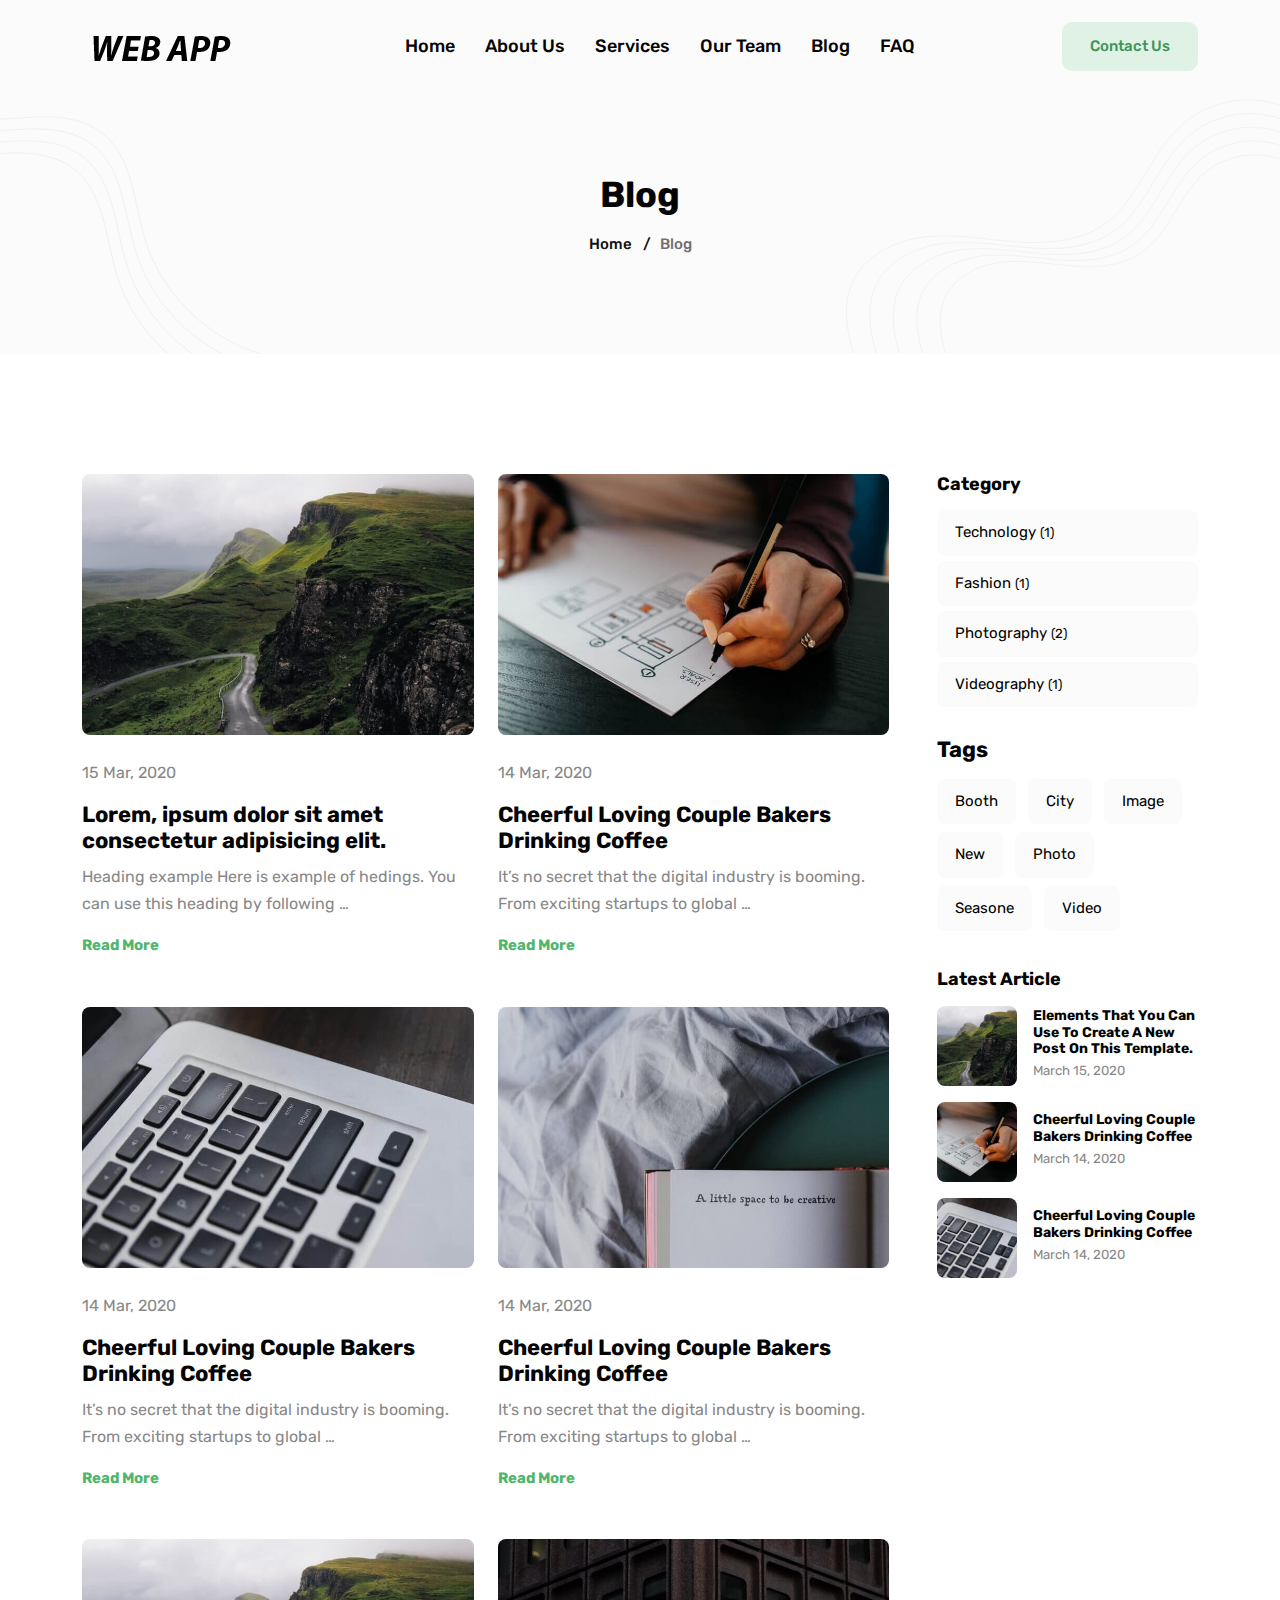
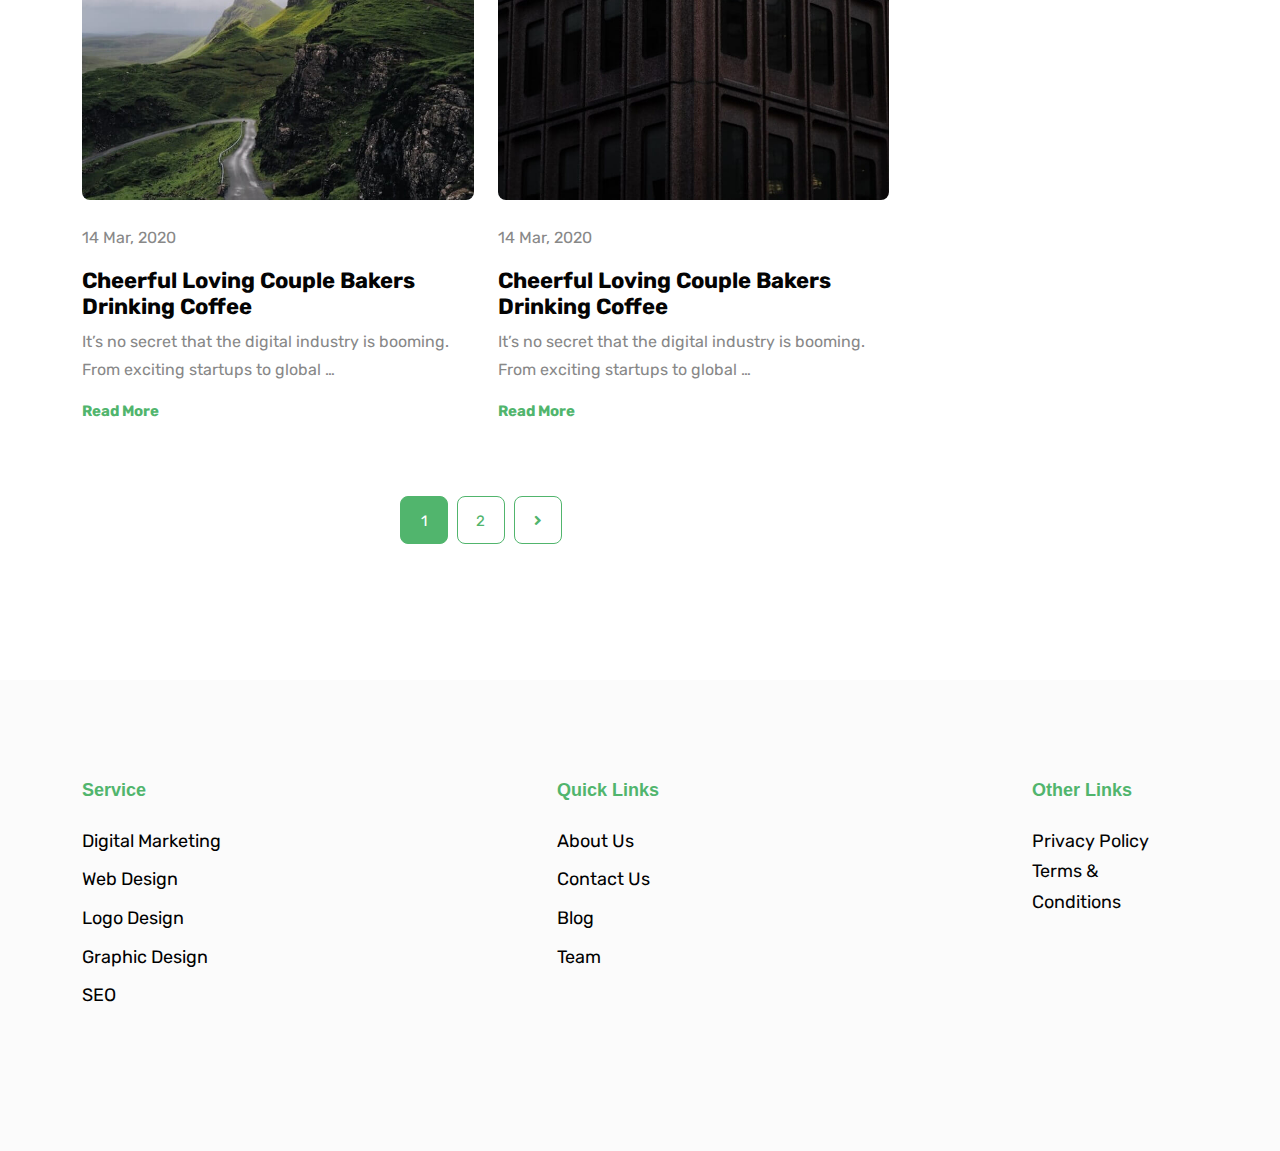
<file: latihan1/template/blog.html>
<!DOCTYPE html>

<html lang="en-us">

<head>
	<meta charset="utf-8">
	<title>Livewire and filament</title>
	<meta name="viewport" content="width=device-width, initial-scale=1, maximum-scale=5">
	<meta name="description" content="This is meta description">
	<meta name="author" content="Themefisher">
	<link rel="shortcut icon" href="images/favicon.png" type="image/x-icon">
	<link rel="icon" href="images/favicon.png" type="image/x-icon">

	<!-- # Google Fonts -->
	<link rel="preconnect" href="https://fonts.googleapis.com">
	<link rel="preconnect" href="https://fonts.gstatic.com" crossorigin>
	<link href="https://fonts.googleapis.com/css2?family=Rubik:wght@400;500;700&display=swap" rel="stylesheet">

	<!-- # CSS Plugins -->
	<link rel="stylesheet" href="plugins/slick/slick.css">
	<link rel="stylesheet" href="plugins/font-awesome/fontawesome.min.css">
	<link rel="stylesheet" href="plugins/font-awesome/brands.css">
	<link rel="stylesheet" href="plugins/font-awesome/solid.css">

	<!-- # Main Style Sheet -->
	<link rel="stylesheet" href="css/style.css">
</head>

<body>

<!-- navigation -->
<header class="navigation bg-tertiary">
	<nav class="navbar navbar-expand-xl navbar-light text-center py-3">
		<div class="container">
			<a class="navbar-brand" href="index.html">
				<img loading="prelaod" decoding="async" class="img-fluid" width="160" src="images/logo.png" alt="Wallet">
			</a>
			<button class="navbar-toggler" type="button" data-bs-toggle="collapse" data-bs-target="#navbarSupportedContent" aria-controls="navbarSupportedContent" aria-expanded="false" aria-label="Toggle navigation"> <span class="navbar-toggler-icon"></span>
			</button>
			<div class="collapse navbar-collapse" id="navbarSupportedContent">
				<ul class="navbar-nav m-auto mb-2 mb-lg-0">
					<li class="nav-item"> <a class="nav-link" href="index.html">Home</a></li>
					<li class="nav-item "> <a class="nav-link" href="about.html">About Us</a></li>
					<li class="nav-item "> <a class="nav-link" href="services.html">Services</a></li>
					<li class="nav-item "> <a class="nav-link" href="team.html">Our Team</a></li>
					<li class="nav-item "><a class="nav-link " href="blog.html">Blog</a></li>
					<li class="nav-item "><a class="nav-link " href="faq.html">FAQ</a></li>
				</ul>
				<a href="#!" class="btn btn-outline-primary">Contact Us</a>				
			</div>
		</div>
	</nav>
</header>
<!-- /navigation -->


<section class="page-header bg-tertiary">
	<div class="container">
		<div class="row">
			<div class="col-8 mx-auto text-center">
				<h2 class="mb-3 text-capitalize">Blog</h2>
				<ul class="list-inline breadcrumbs text-capitalize" style="font-weight:500">
					<li class="list-inline-item"><a href="index.html">Home</a>
					</li>
					<li class="list-inline-item">/ &nbsp; <a href="blog.html">Blog</a>
					</li>
				</ul>
			</div>
		</div>
	</div>
	<div class="has-shapes">
		<svg class="shape shape-left text-light" viewBox="0 0 192 752" fill="none" xmlns="http://www.w3.org/2000/svg">
			<path d="M-30.883 0C-41.3436 36.4248 -22.7145 75.8085 4.29154 102.398C31.2976 128.987 65.8677 146.199 97.6457 166.87C129.424 187.542 160.139 213.902 172.162 249.847C193.542 313.799 149.886 378.897 129.069 443.036C97.5623 540.079 122.109 653.229 191 728.495" stroke="currentColor" stroke-miterlimit="10" />
			<path d="M-55.5959 7.52271C-66.0565 43.9475 -47.4274 83.3312 -20.4214 109.92C6.58466 136.51 41.1549 153.722 72.9328 174.393C104.711 195.064 135.426 221.425 147.449 257.37C168.829 321.322 125.174 386.42 104.356 450.559C72.8494 547.601 97.3965 660.752 166.287 736.018" stroke="currentColor" stroke-miterlimit="10" />
			<path d="M-80.3302 15.0449C-90.7909 51.4697 -72.1617 90.8535 -45.1557 117.443C-18.1497 144.032 16.4205 161.244 48.1984 181.915C79.9763 202.587 110.691 228.947 122.715 264.892C144.095 328.844 100.439 393.942 79.622 458.081C48.115 555.123 72.6622 668.274 141.552 743.54" stroke="currentColor" stroke-miterlimit="10" />
			<path d="M-105.045 22.5676C-115.506 58.9924 -96.8766 98.3762 -69.8706 124.965C-42.8646 151.555 -8.29436 168.767 23.4835 189.438C55.2615 210.109 85.9766 236.469 98.0001 272.415C119.38 336.367 75.7243 401.464 54.9072 465.604C23.4002 562.646 47.9473 675.796 116.838 751.063" stroke="currentColor" stroke-miterlimit="10" />
		</svg>
		<svg class="shape shape-right text-light" viewBox="0 0 731 746" fill="none" xmlns="http://www.w3.org/2000/svg">
			<path d="M12.1794 745.14C1.80036 707.275 -5.75764 666.015 8.73984 629.537C27.748 581.745 80.4729 554.968 131.538 548.843C182.604 542.703 234.032 552.841 285.323 556.748C336.615 560.64 391.543 557.276 433.828 527.964C492.452 487.323 511.701 408.123 564.607 360.255C608.718 320.353 675.307 307.183 731.29 327.323" stroke="currentColor" stroke-miterlimit="10" />
			<path d="M51.0253 745.14C41.2045 709.326 34.0538 670.284 47.7668 635.783C65.7491 590.571 115.623 565.242 163.928 559.449C212.248 553.641 260.884 563.235 309.4 566.931C357.916 570.627 409.887 567.429 449.879 539.701C505.35 501.247 523.543 426.331 573.598 381.059C615.326 343.314 678.324 330.853 731.275 349.906" stroke="currentColor" stroke-miterlimit="10" />
			<path d="M89.8715 745.14C80.6239 711.363 73.8654 674.568 86.8091 642.028C103.766 599.396 150.788 575.515 196.347 570.054C241.906 564.578 287.767 573.629 333.523 577.099C379.278 580.584 428.277 577.567 465.976 551.423C518.279 515.172 535.431 444.525 582.62 401.832C621.964 366.229 681.356 354.493 731.291 372.46" stroke="currentColor" stroke-miterlimit="10" />
			<path d="M128.718 745.14C120.029 713.414 113.678 678.838 125.837 648.274C141.768 608.221 185.939 585.788 228.737 580.659C271.536 575.515 314.621 584.008 357.6 587.282C400.58 590.556 446.607 587.719 482.028 563.16C531.163 529.111 547.275 462.733 591.612 422.635C628.572 389.19 684.375 378.162 731.276 395.043" stroke="currentColor" stroke-miterlimit="10" />
			<path d="M167.564 745.14C159.432 715.451 153.504 683.107 164.863 654.519C179.753 617.046 221.088 596.062 261.126 591.265C301.164 586.452 341.473 594.402 381.677 597.465C421.88 600.527 464.95 597.872 498.094 574.896C544.061 543.035 559.146 480.942 600.617 443.423C635.194 412.135 687.406 401.817 731.276 417.612" stroke="currentColor" stroke-miterlimit="10" />
			<path d="M817.266 289.466C813.108 259.989 787.151 237.697 759.261 227.271C731.372 216.846 701.077 215.553 671.666 210.904C642.254 206.24 611.795 197.156 591.664 175.224C555.853 136.189 566.345 75.5336 560.763 22.8649C552.302 -56.8256 498.487 -130.133 425 -162.081" stroke="currentColor" stroke-miterlimit="10" />
			<path d="M832.584 276.159C828.427 246.683 802.469 224.391 774.58 213.965C746.69 203.539 716.395 202.246 686.984 197.598C657.573 192.934 627.114 183.85 606.982 161.918C571.172 122.883 581.663 62.2275 576.082 9.55873C567.62 -70.1318 513.806 -143.439 440.318 -175.387" stroke="currentColor" stroke-miterlimit="10" />
			<path d="M847.904 262.853C843.747 233.376 817.789 211.084 789.9 200.659C762.011 190.233 731.716 188.94 702.304 184.292C672.893 179.627 642.434 170.544 622.303 148.612C586.492 109.577 596.983 48.9211 591.402 -3.74766C582.94 -83.4382 529.126 -156.746 455.638 -188.694" stroke="currentColor" stroke-miterlimit="10" />
			<path d="M863.24 249.547C859.083 220.07 833.125 197.778 805.236 187.353C777.347 176.927 747.051 175.634 717.64 170.986C688.229 166.321 657.77 157.237 637.639 135.306C601.828 96.2707 612.319 35.6149 606.738 -17.0538C598.276 -96.7443 544.462 -170.052 470.974 -202" stroke="currentColor" stroke-miterlimit="10" />
		</svg>
	</div>
</section>

<section class="section">
	<div class="container">
		<div class="row">
			<div class="col-lg-9">
				<div class="me-lg-4">
					<div class="row gy-5">
						<div class="col-md-6" data-aos="fade">
							<article class="blog-post">
								<div class="post-slider slider-sm rounded">
									<img loading="lazy" decoding="async" src="images/blog/post-4.jpg" alt="Post Thumbnail">
									
								</div>
								<div class="pt-4">
									<p class="mb-3">15 Mar, 2020</p>
									<h2 class="h4"><a class="text-black" href="blog-details.html">Lorem, ipsum dolor sit amet consectetur adipisicing elit.</a></h2>
									<p>Heading example Here is example of hedings. You can use this heading by following …</p> <a href="blog-details.html" class="text-primary fw-bold" aria-label="Read the full article by clicking here">Read More</a>
								</div>
							</article>
						</div>
						<div class="col-md-6" data-aos="fade">
							<article class="blog-post">
								<div class="post-slider slider-sm rounded">
									<img loading="lazy" decoding="async" src="images/blog/post-1.jpg" alt="Post Thumbnail">
								</div>
								<div class="pt-4">
									<p class="mb-3">14 Mar, 2020</p>
									<h2 class="h4"><a class="text-black" href="blog-details.html">Cheerful Loving Couple Bakers Drinking Coffee</a></h2>
									<p>It’s no secret that the digital industry is booming. From exciting startups to global …</p> <a href="blog-details.html" class="text-primary fw-bold" aria-label="Read the full article by clicking here">Read More</a>
								</div>
							</article>
						</div>
						<div class="col-md-6" data-aos="fade">
							<article class="blog-post">
								<div class="post-slider slider-sm rounded">
									<img loading="lazy" decoding="async" src="images/blog/post-2.jpg" alt="Post Thumbnail">
								</div>
								<div class="pt-4">
									<p class="mb-3">14 Mar, 2020</p>
									<h2 class="h4"><a class="text-black" href="blog-details.html">Cheerful Loving Couple Bakers Drinking Coffee</a></h2>
									<p>It’s no secret that the digital industry is booming. From exciting startups to global …</p> <a href="blog-details.html" class="text-primary fw-bold" aria-label="Read the full article by clicking here">Read More</a>
								</div>
							</article>
						</div>
						<div class="col-md-6" data-aos="fade">
							<article class="blog-post">
								<div class="post-slider slider-sm rounded">
									<img loading="lazy" decoding="async" src="images/blog/post-3.jpg" alt="Post Thumbnail">
								</div>
								<div class="pt-4">
									<p class="mb-3">14 Mar, 2020</p>
									<h2 class="h4"><a class="text-black" href="blog-details.html">Cheerful Loving Couple Bakers Drinking Coffee</a></h2>
									<p>It’s no secret that the digital industry is booming. From exciting startups to global …</p> <a href="blog-details.html" class="text-primary fw-bold" aria-label="Read the full article by clicking here">Read More</a>
								</div>
							</article>
						</div>
						<div class="col-md-6" data-aos="fade">
							<article class="blog-post">
								<div class="post-slider slider-sm rounded">
									<img loading="lazy" decoding="async" src="images/blog/post-4.jpg" alt="Post Thumbnail">
								</div>
								<div class="pt-4">
									<p class="mb-3">14 Mar, 2020</p>
									<h2 class="h4"><a class="text-black" href="blog-details.html">Cheerful Loving Couple Bakers Drinking Coffee</a></h2>
									<p>It’s no secret that the digital industry is booming. From exciting startups to global …</p> <a href="blog-details.html" class="text-primary fw-bold" aria-label="Read the full article by clicking here">Read More</a>
								</div>
							</article>
						</div>
						<div class="col-md-6" data-aos="fade">
							<article class="blog-post">
								<div class="post-slider slider-sm rounded">
									<img loading="lazy" decoding="async" src="images/blog/post-5.jpg" alt="Post Thumbnail" width="420" height="280">
								</div>
								<div class="pt-4">
									<p class="mb-3">14 Mar, 2020</p>
									<h2 class="h4"><a class="text-black" href="blog-details.html">Cheerful Loving Couple Bakers Drinking Coffee</a></h2>
									<p>It’s no secret that the digital industry is booming. From exciting startups to global …</p> <a href="blog-details.html" class="text-primary fw-bold" aria-label="Read the full article by clicking here">Read More</a>
								</div>
							</article>
						</div>
						<div class="col-12">
							<nav class="mt-4">
								<!-- pagination -->
								<nav class="mb-md-50">
									<ul class="pagination justify-content-center">
										<li class="page-item active "> <a href="blog.html" class="page-link">
                        1
                      </a>
										</li>
										<li class="page-item"> <a href="blog.html" class="page-link">
                        2
                      </a>
										</li>
										<li class="page-item">
											<a class="page-link" href="blog.html" aria-label="Pagination Arrow"> <i class="fas fa-angle-right"></i>
											</a>
										</li>
									</ul>
								</nav>
							</nav>
						</div>
					</div>
				</div>
			</div>
			<div class="col-lg-3">
				<!-- categories -->
				<div class="widget widget-categories">
					<h5 class="widget-title"><span>Category</span></h5>
					<ul class="list-unstyled widget-list">			
						<li><a href="#!">Technology <small class="ml-auto">(1)</small></a>
						</li>			
						<li><a href="#!">Fashion <small class="ml-auto">(1)</small></a>
						</li>
						<li><a href="#!">Photography <small class="ml-auto">(2)</small></a>
						</li>
						<li><a href="#!">Videography <small class="ml-auto">(1)</small></a>
						</li>
					</ul>
				</div>
				<!-- tags -->
				<div class="widget widget-tags">
					<h4 class="widget-title"><span>Tags</span></h4>
					<ul class="list-inline widget-list widget-list-inline taxonomies-list">
						<li class="list-inline-item"><a href="#!">Booth</a>
						</li>
						<li class="list-inline-item"><a href="#!">City</a>
						</li>
						<li class="list-inline-item"><a href="#!">Image</a>
						</li>
						<li class="list-inline-item"><a href="#!">New</a>
						</li>
						<li class="list-inline-item"><a href="#!">Photo</a>
						</li>
						<li class="list-inline-item"><a href="#!">Seasone</a>
						</li>
						<li class="list-inline-item"><a href="#!">Video</a>
						</li>
					</ul>
				</div>
				<!-- latest post -->
				<div class="widget">
					<h5 class="widget-title"><span>Latest Article</span></h5>
					<!-- post-item -->
					<ul class="list-unstyled widget-list">
						<li class="d-flex widget-post align-items-center">
							<a class="text-black" href="/blog/elements/">
								<div class="widget-post-image flex-shrink-0 me-3">
									<img class="rounded" loading="lazy" decoding="async" src="images/blog/post-4.jpg" alt="Post Thumbnail">
								</div>
							</a>
							<div class="flex-grow-1">
								<h5 class="h6 mb-0"><a class="text-black" href="blog-details.html">Elements That You Can Use To Create A New Post On This Template.</a></h5>
								<small>March 15, 2020</small>
							</div>
						</li>
					</ul>
					<ul class="list-unstyled widget-list">
						<li class="d-flex widget-post align-items-center">
							<a class="text-black" href="/blog/post-1/">
								<div class="widget-post-image flex-shrink-0 me-3">
									<img class="rounded" loading="lazy" decoding="async" src="images/blog/post-1.jpg" alt="Post Thumbnail">
								</div>
							</a>
							<div class="flex-grow-1">
								<h5 class="h6 mb-0"><a class="text-black" href="blog-details.html">Cheerful Loving Couple Bakers Drinking Coffee</a></h5>
								<small>March 14, 2020</small>
							</div>
						</li>
					</ul>
					<ul class="list-unstyled widget-list">
						<li class="d-flex widget-post align-items-center">
							<a class="text-black" href="/blog/post-2/">
								<div class="widget-post-image flex-shrink-0 me-3">
									<img class="rounded" loading="lazy" decoding="async" src="images/blog/post-2.jpg" alt="Post Thumbnail">
								</div>
							</a>
							<div class="flex-grow-1">
								<h5 class="h6 mb-0"><a class="text-black" href="blog-details.html">Cheerful Loving Couple Bakers Drinking Coffee</a></h5>
								<small>March 14, 2020</small>
							</div>
						</li>
					</ul>
				</div>
				<!-- Social -->
				
			</div>
		</div>
	</div>
</section>


<footer class="section-sm bg-tertiary">
	<div class="container">
		<div class="row justify-content-between">
			<div class="col-lg-2 col-md-4 col-6 mb-4">
				<div class="footer-widget">
					<h5 class="mb-4 text-primary font-secondary">Service</h5>
					<ul class="list-unstyled">
						<li class="mb-2"><a href="service-details.html">Digital Marketing</a>
						</li>
						<li class="mb-2"><a href="service-details.html">Web Design</a>
						</li>
						<li class="mb-2"><a href="service-details.html">Logo Design</a>
						</li>
						<li class="mb-2"><a href="service-details.html">Graphic Design</a>
						</li>
						<li class="mb-2"><a href="service-details.html">SEO</a>
						</li>
					</ul>
				</div>
			</div>
			<div class="col-lg-2 col-md-4 col-6 mb-4">
				<div class="footer-widget">
					<h5 class="mb-4 text-primary font-secondary">Quick Links</h5>
					<ul class="list-unstyled">
						<li class="mb-2"><a href="#!">About Us</a>
						</li>
						<li class="mb-2"><a href="#!">Contact Us</a>
						</li>
						<li class="mb-2"><a href="#!">Blog</a>
						</li>
						<li class="mb-2"><a href="#!">Team</a>
						</li>
					</ul>
				</div>
			</div>
			<div class="col-lg-2 col-md-4 col-6 mb-4">
				<div class="footer-widget">
					<h5 class="mb-4 text-primary font-secondary">Other Links</h5>
					<ul class="list-unstyled">
						<li class="list-inline-item me-4"><a class="text-black" href="privacy-policy.html">Privacy Policy</a>
                        </li>
						<li class="list-inline-item me-4"><a class="text-black" href="terms.html">Terms &amp; Conditions</a>
                        </li>
					</ul>
				</div>
			</div>			
		</div>
		
	</div>
</footer>

<!-- # JS Plugins -->
<script src="plugins/jquery/jquery.min.js"></script>
<script src="plugins/bootstrap/bootstrap.min.js"></script>

<!-- Main Script -->
<script src="js/script.js"></script>

</body>
</html>
</file>
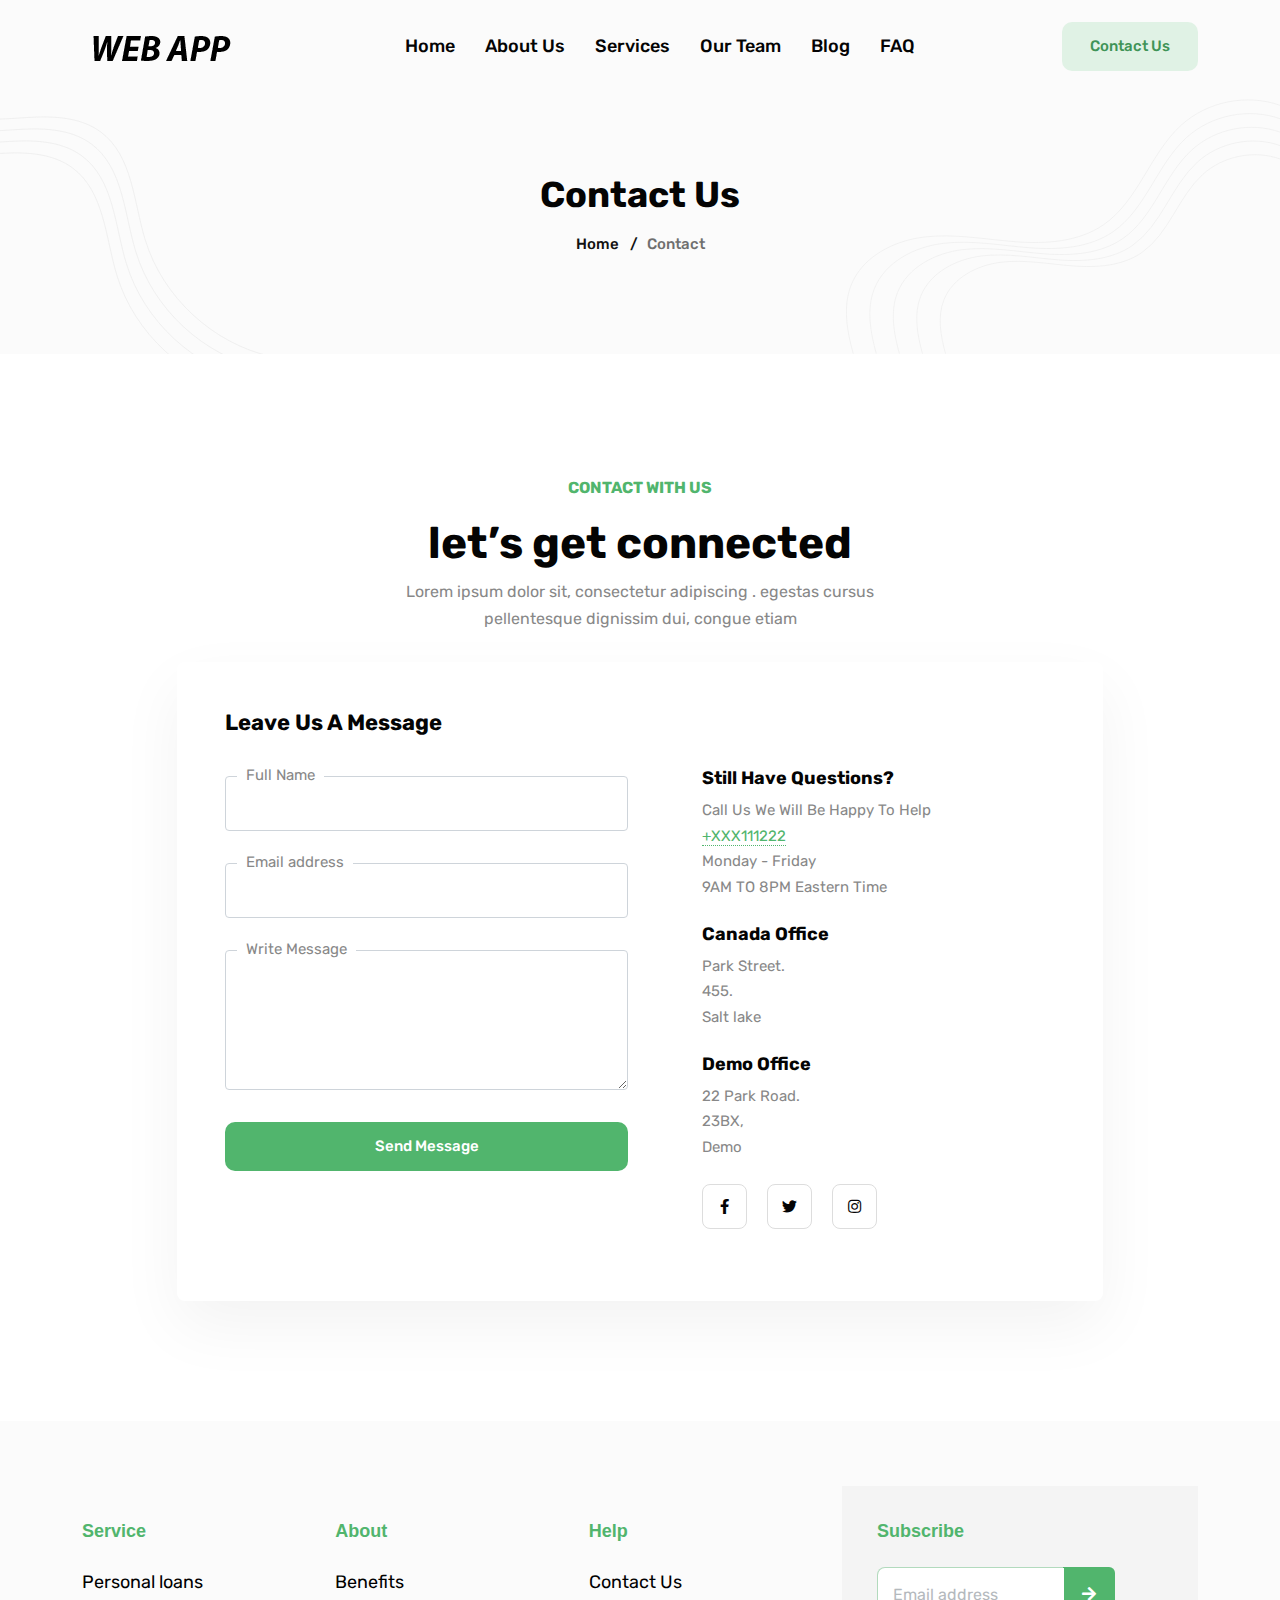
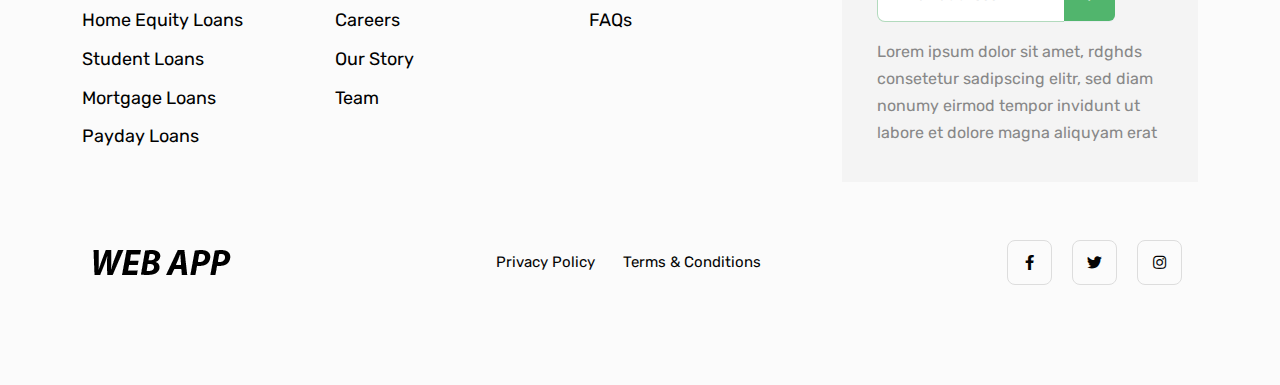
<file: latihan1/template/contact.html>
<!DOCTYPE html>

<html lang="en-us">

<head>
	<meta charset="utf-8">
	<title>Livewire and filament</title>
	<meta name="viewport" content="width=device-width, initial-scale=1, maximum-scale=5">
	<meta name="description" content="This is meta description">
	<meta name="author" content="Themefisher">
	<link rel="shortcut icon" href="images/favicon.png" type="image/x-icon">
	<link rel="icon" href="images/favicon.png" type="image/x-icon">

	<!-- # Google Fonts -->
	<link rel="preconnect" href="https://fonts.googleapis.com">
	<link rel="preconnect" href="https://fonts.gstatic.com" crossorigin>
	<link href="https://fonts.googleapis.com/css2?family=Rubik:wght@400;500;700&display=swap" rel="stylesheet">

	<!-- # CSS Plugins -->
	<link rel="stylesheet" href="plugins/slick/slick.css">
	<link rel="stylesheet" href="plugins/font-awesome/fontawesome.min.css">
	<link rel="stylesheet" href="plugins/font-awesome/brands.css">
	<link rel="stylesheet" href="plugins/font-awesome/solid.css">

	<!-- # Main Style Sheet -->
	<link rel="stylesheet" href="css/style.css">
</head>

<body>

<!-- navigation -->
<header class="navigation bg-tertiary">
	<nav class="navbar navbar-expand-xl navbar-light text-center py-3">
		<div class="container">
			<a class="navbar-brand" href="index.html">
				<img loading="prelaod" decoding="async" class="img-fluid" width="160" src="images/logo.png" alt="Wallet">
			</a>
			<button class="navbar-toggler" type="button" data-bs-toggle="collapse" data-bs-target="#navbarSupportedContent" aria-controls="navbarSupportedContent" aria-expanded="false" aria-label="Toggle navigation"> <span class="navbar-toggler-icon"></span>
			</button>
			<div class="collapse navbar-collapse" id="navbarSupportedContent">
				<ul class="navbar-nav m-auto mb-2 mb-lg-0">
					<li class="nav-item"> <a class="nav-link" href="index.html">Home</a></li>
					<li class="nav-item "> <a class="nav-link" href="about.html">About Us</a></li>
					<li class="nav-item "> <a class="nav-link" href="services.html">Services</a></li>
					<li class="nav-item "> <a class="nav-link" href="team.html">Our Team</a></li>
					<li class="nav-item "><a class="nav-link " href="blog.html">Blog</a></li>
					<li class="nav-item "><a class="nav-link " href="faq.html">FAQ</a></li>
				</ul>
				<a href="#!" class="btn btn-outline-primary">Contact Us</a>				
			</div>
		</div>
	</nav>
</header>
<!-- /navigation -->

<div class="modal applyLoanModal fade" id="applyLoan" tabindex="-1" aria-labelledby="applyLoanLabel" aria-hidden="true">
  <div class="modal-dialog modal-dialog-centered">
    <div class="modal-content">
      <div class="modal-header border-bottom-0">
        <h4 class="modal-title" id="exampleModalLabel">How much do you need?</h4>
        <button type="button" class="btn-close" data-bs-dismiss="modal" aria-label="Close"></button>
      </div>
      <div class="modal-body">
        <form action="#!" method="post">
          <div class="row">
            <div class="col-lg-6 mb-4 pb-2">
              <div class="form-group">
                <label for="loan_amount" class="form-label">Amount</label>
                <input type="number" class="form-control shadow-none" id="loan_amount" placeholder="ex: 25000">
              </div>
            </div>
            <div class="col-lg-6 mb-4 pb-2">
              <div class="form-group">
                <label for="loan_how_long_for" class="form-label">How long for?</label>
                <input type="number" class="form-control shadow-none" id="loan_how_long_for" placeholder="ex: 12">
              </div>
            </div>
            <div class="col-lg-12 mb-4 pb-2">
              <div class="form-group">
                <label for="loan_repayment" class="form-label">Repayment</label>
                <input type="number" class="form-control shadow-none" id="loan_repayment" disabled>
              </div>
            </div>
            <div class="col-lg-6 mb-4 pb-2">
              <div class="form-group">
                <label for="loan_full_name" class="form-label">Full Name</label>
                <input type="text" class="form-control shadow-none" id="loan_full_name">
              </div>
            </div>
            <div class="col-lg-6 mb-4 pb-2">
              <div class="form-group">
                <label for="loan_email_address" class="form-label">Email address</label>
                <input type="email" class="form-control shadow-none" id="loan_email_address">
              </div>
            </div>
            <div class="col-lg-12">
              <button type="submit" class="btn btn-primary w-100">Get Your Loan Now</button>
            </div>
          </div>
        </form>
      </div>
    </div>
  </div>
</div>

<section class="page-header bg-tertiary">
	<div class="container">
		<div class="row">
			<div class="col-8 mx-auto text-center">
				<h2 class="mb-3 text-capitalize">Contact Us</h2>
				<ul class="list-inline breadcrumbs text-capitalize" style="font-weight:500">
					<li class="list-inline-item"><a href="index.html">Home</a>
					</li>
					<li class="list-inline-item">/ &nbsp; <a href="contact.html">Contact</a>
					</li>
				</ul>
			</div>
		</div>
	</div>
	<div class="has-shapes">
		<svg class="shape shape-left text-light" viewBox="0 0 192 752" fill="none" xmlns="http://www.w3.org/2000/svg">
			<path d="M-30.883 0C-41.3436 36.4248 -22.7145 75.8085 4.29154 102.398C31.2976 128.987 65.8677 146.199 97.6457 166.87C129.424 187.542 160.139 213.902 172.162 249.847C193.542 313.799 149.886 378.897 129.069 443.036C97.5623 540.079 122.109 653.229 191 728.495" stroke="currentColor" stroke-miterlimit="10" />
			<path d="M-55.5959 7.52271C-66.0565 43.9475 -47.4274 83.3312 -20.4214 109.92C6.58466 136.51 41.1549 153.722 72.9328 174.393C104.711 195.064 135.426 221.425 147.449 257.37C168.829 321.322 125.174 386.42 104.356 450.559C72.8494 547.601 97.3965 660.752 166.287 736.018" stroke="currentColor" stroke-miterlimit="10" />
			<path d="M-80.3302 15.0449C-90.7909 51.4697 -72.1617 90.8535 -45.1557 117.443C-18.1497 144.032 16.4205 161.244 48.1984 181.915C79.9763 202.587 110.691 228.947 122.715 264.892C144.095 328.844 100.439 393.942 79.622 458.081C48.115 555.123 72.6622 668.274 141.552 743.54" stroke="currentColor" stroke-miterlimit="10" />
			<path d="M-105.045 22.5676C-115.506 58.9924 -96.8766 98.3762 -69.8706 124.965C-42.8646 151.555 -8.29436 168.767 23.4835 189.438C55.2615 210.109 85.9766 236.469 98.0001 272.415C119.38 336.367 75.7243 401.464 54.9072 465.604C23.4002 562.646 47.9473 675.796 116.838 751.063" stroke="currentColor" stroke-miterlimit="10" />
		</svg>
		<svg class="shape shape-right text-light" viewBox="0 0 731 746" fill="none" xmlns="http://www.w3.org/2000/svg">
			<path d="M12.1794 745.14C1.80036 707.275 -5.75764 666.015 8.73984 629.537C27.748 581.745 80.4729 554.968 131.538 548.843C182.604 542.703 234.032 552.841 285.323 556.748C336.615 560.64 391.543 557.276 433.828 527.964C492.452 487.323 511.701 408.123 564.607 360.255C608.718 320.353 675.307 307.183 731.29 327.323" stroke="currentColor" stroke-miterlimit="10" />
			<path d="M51.0253 745.14C41.2045 709.326 34.0538 670.284 47.7668 635.783C65.7491 590.571 115.623 565.242 163.928 559.449C212.248 553.641 260.884 563.235 309.4 566.931C357.916 570.627 409.887 567.429 449.879 539.701C505.35 501.247 523.543 426.331 573.598 381.059C615.326 343.314 678.324 330.853 731.275 349.906" stroke="currentColor" stroke-miterlimit="10" />
			<path d="M89.8715 745.14C80.6239 711.363 73.8654 674.568 86.8091 642.028C103.766 599.396 150.788 575.515 196.347 570.054C241.906 564.578 287.767 573.629 333.523 577.099C379.278 580.584 428.277 577.567 465.976 551.423C518.279 515.172 535.431 444.525 582.62 401.832C621.964 366.229 681.356 354.493 731.291 372.46" stroke="currentColor" stroke-miterlimit="10" />
			<path d="M128.718 745.14C120.029 713.414 113.678 678.838 125.837 648.274C141.768 608.221 185.939 585.788 228.737 580.659C271.536 575.515 314.621 584.008 357.6 587.282C400.58 590.556 446.607 587.719 482.028 563.16C531.163 529.111 547.275 462.733 591.612 422.635C628.572 389.19 684.375 378.162 731.276 395.043" stroke="currentColor" stroke-miterlimit="10" />
			<path d="M167.564 745.14C159.432 715.451 153.504 683.107 164.863 654.519C179.753 617.046 221.088 596.062 261.126 591.265C301.164 586.452 341.473 594.402 381.677 597.465C421.88 600.527 464.95 597.872 498.094 574.896C544.061 543.035 559.146 480.942 600.617 443.423C635.194 412.135 687.406 401.817 731.276 417.612" stroke="currentColor" stroke-miterlimit="10" />
			<path d="M817.266 289.466C813.108 259.989 787.151 237.697 759.261 227.271C731.372 216.846 701.077 215.553 671.666 210.904C642.254 206.24 611.795 197.156 591.664 175.224C555.853 136.189 566.345 75.5336 560.763 22.8649C552.302 -56.8256 498.487 -130.133 425 -162.081" stroke="currentColor" stroke-miterlimit="10" />
			<path d="M832.584 276.159C828.427 246.683 802.469 224.391 774.58 213.965C746.69 203.539 716.395 202.246 686.984 197.598C657.573 192.934 627.114 183.85 606.982 161.918C571.172 122.883 581.663 62.2275 576.082 9.55873C567.62 -70.1318 513.806 -143.439 440.318 -175.387" stroke="currentColor" stroke-miterlimit="10" />
			<path d="M847.904 262.853C843.747 233.376 817.789 211.084 789.9 200.659C762.011 190.233 731.716 188.94 702.304 184.292C672.893 179.627 642.434 170.544 622.303 148.612C586.492 109.577 596.983 48.9211 591.402 -3.74766C582.94 -83.4382 529.126 -156.746 455.638 -188.694" stroke="currentColor" stroke-miterlimit="10" />
			<path d="M863.24 249.547C859.083 220.07 833.125 197.778 805.236 187.353C777.347 176.927 747.051 175.634 717.64 170.986C688.229 166.321 657.77 157.237 637.639 135.306C601.828 96.2707 612.319 35.6149 606.738 -17.0538C598.276 -96.7443 544.462 -170.052 470.974 -202" stroke="currentColor" stroke-miterlimit="10" />
		</svg>
	</div>
</section>

<section class="section">
	<div class="container">
		<div class="row justify-content-center align-items-center">
			<div class="col-lg-6">
				<div class="section-title text-center">
					<p class="text-primary text-uppercase fw-bold mb-3">Contact With us</p>
					<h1>let&rsquo;s get connected</h1>
					<p>Lorem ipsum dolor sit, consectetur adipiscing . egestas cursus pellentesque dignissim dui, congue etiam</p>
				</div>
			</div>
			<div class="col-lg-10">
				<div class="shadow rounded p-5 bg-white">
					<div class="row">
						<div class="col-12 mb-4">
							<h4>Leave Us A Message</h4>
						</div>
						<div class="col-lg-6">
							<div class="contact-form">
								<form action="#!">
									<div class="form-group mb-4 pb-2">
										<label for="exampleFormControlInput1" class="form-label">Full Name</label>
										<input type="text" class="form-control shadow-none" id="contact_name">
									</div>
									<div class="form-group mb-4 pb-2">
										<label for="exampleFormControlInput1" class="form-label">Email address</label>
										<input type="email" class="form-control shadow-none" id="contact_email">
									</div>
									<div class="form-group mb-4 pb-2">
										<label for="exampleFormControlTextarea1" class="form-label">Write Message</label>
										<textarea class="form-control shadow-none" id="exampleFormControlTextarea1" rows="3"></textarea>
									</div>
									<button class="btn btn-primary w-100" type="submit">Send Message</button>
								</form>
							</div>
						</div>
						<div class="col-lg-6 mt-5 mt-lg-0">
							<div class="contact-info">
								<div class="block mt-0">
									<h4 class="h5">Still Have Questions?</h4>
									<div class="content">Call Us We Will Be Happy To Help
										<br> <a href="tel:+XXX111222">+XXX111222</a> 
										<br>Monday - Friday
										<br>9AM TO 8PM Eastern Time</div>
								</div>
								<div class="block mt-4">
									<h4 class="h5">Canada Office</h4>
									<div class="content">Park Street.
										<br>455.
										<br>Salt lake</div>
								</div>
								<div class="block mt-4">
									<h4 class="h5">Demo Office</h4>
									<div class="content">22 Park Road.
										<br>23BX,
										<br>Demo</div>
								</div>
								<div class="block">
									<ul class="list-unstyled list-inline my-4 social-icons">
										<li class="list-inline-item me-3"><a title="Explorer Facebook Profile" class="text-black" href="https://facebook.com/"><i class="fab fa-facebook-f"></i></a>
										</li>
										<li class="list-inline-item me-3"><a title="Explorer Twitter Profile" class="text-black" href="https://twitter.com/"><i class="fab fa-twitter"></i></a>
										</li>
										<li class="list-inline-item me-3"><a title="Explorer Instagram Profile" class="text-black" href="https://instagram.com/"><i class="fab fa-instagram"></i></a>
										</li>
									</ul>
								</div>
							</div>
						</div>
					</div>
				</div>
			</div>
		</div>
	</div>
</section>

<footer class="section-sm bg-tertiary">
	<div class="container">
		<div class="row justify-content-between">
			<div class="col-lg-2 col-md-4 col-6 mb-4">
				<div class="footer-widget">
					<h5 class="mb-4 text-primary font-secondary">Service</h5>
					<ul class="list-unstyled">
						<li class="mb-2"><a href="service-details.html">Personal loans</a>
						</li>
						<li class="mb-2"><a href="service-details.html">Home Equity Loans</a>
						</li>
						<li class="mb-2"><a href="service-details.html">Student Loans</a>
						</li>
						<li class="mb-2"><a href="service-details.html">Mortgage Loans</a>
						</li>
						<li class="mb-2"><a href="service-details.html">Payday Loans</a>
						</li>
					</ul>
				</div>
			</div>
			<div class="col-lg-2 col-md-4 col-6 mb-4">
				<div class="footer-widget">
					<h5 class="mb-4 text-primary font-secondary">About</h5>
					<ul class="list-unstyled">
						<li class="mb-2"><a href="#!">Benefits</a>
						</li>
						<li class="mb-2"><a href="#!">Careers</a>
						</li>
						<li class="mb-2"><a href="#!">Our Story</a>
						</li>
						<li class="mb-2"><a href="#!">Team</a>
						</li>
					</ul>
				</div>
			</div>
			<div class="col-lg-2 col-md-4 col-6 mb-4">
				<div class="footer-widget">
					<h5 class="mb-4 text-primary font-secondary">Help</h5>
					<ul class="list-unstyled">
						<li class="mb-2"><a href="contact.html">Contact Us</a>
						</li>
						<li class="mb-2"><a href="faq.html">FAQs</a>
						</li>
					</ul>
				</div>
			</div>
			<div class="col-lg-4 col-md-12 newsletter-form">
				<div style="background-color: #F4F4F4; padding: 35px;">
					<h5 class="mb-4 text-primary font-secondary">Subscribe</h5>
					<div class="pe-0 pe-xl-5">
						<form action="#!" method="post" name="mc-embedded-subscribe-form" target="_blank">
							<div class="input-group mb-3">
								<input type="text" class="form-control shadow-none bg-white border-end-0" placeholder="Email address"> <span class="input-group-text border-0 p-0">
                    <button class="input-group-text border-0 bg-primary" type="submit" name="subscribe"
                      aria-label="Subscribe for Newsletter"><i class="fas fa-arrow-right"></i></button>
                  </span>
							</div>
							<div style="position: absolute; left: -5000px;" aria-hidden="true">
								<input type="text" name="b_463ee871f45d2d93748e77cad_a0a2c6d074" tabindex="-1">
							</div>
						</form>
					</div>
					<p class="mb-0">Lorem ipsum dolor sit amet, rdghds consetetur sadipscing elitr, sed diam nonumy eirmod tempor invidunt ut labore et dolore magna aliquyam erat</p>
				</div>
			</div>
		</div>
		<div class="row align-items-center mt-5 text-center text-md-start">
			<div class="col-lg-4">
        <a href="index.html">
          <img loading="prelaod" decoding="async" class="img-fluid" width="160" src="images/logo.png" alt="Wallet">
        </a>
			</div>
			<div class="col-lg-4 col-md-6 mt-4 mt-lg-0">
				<ul class="list-unstyled list-inline mb-0 text-lg-center">
					<li class="list-inline-item me-4"><a class="text-black" href="privacy-policy.html">Privacy Policy</a>
					</li>
					<li class="list-inline-item me-4"><a class="text-black" href="terms.html">Terms &amp; Conditions</a>
					</li>
				</ul>
			</div>
			<div class="col-lg-4 col-md-6 text-md-end mt-4 mt-md-0">
				<ul class="list-unstyled list-inline mb-0 social-icons">
					<li class="list-inline-item me-3"><a title="Explorer Facebook Profile" class="text-black" href="https://facebook.com/"><i class="fab fa-facebook-f"></i></a>
					</li>
					<li class="list-inline-item me-3"><a title="Explorer Twitter Profile" class="text-black" href="https://twitter.com/"><i class="fab fa-twitter"></i></a>
					</li>
					<li class="list-inline-item me-3"><a title="Explorer Instagram Profile" class="text-black" href="https://instagram.com/"><i class="fab fa-instagram"></i></a>
					</li>
				</ul>
			</div>
		</div>
	</div>
</footer>


<!-- # JS Plugins -->
<script src="plugins/jquery/jquery.min.js"></script>
<script src="plugins/bootstrap/bootstrap.min.js"></script>

<!-- Main Script -->
<script src="js/script.js"></script>

</body>
</html>
</file>
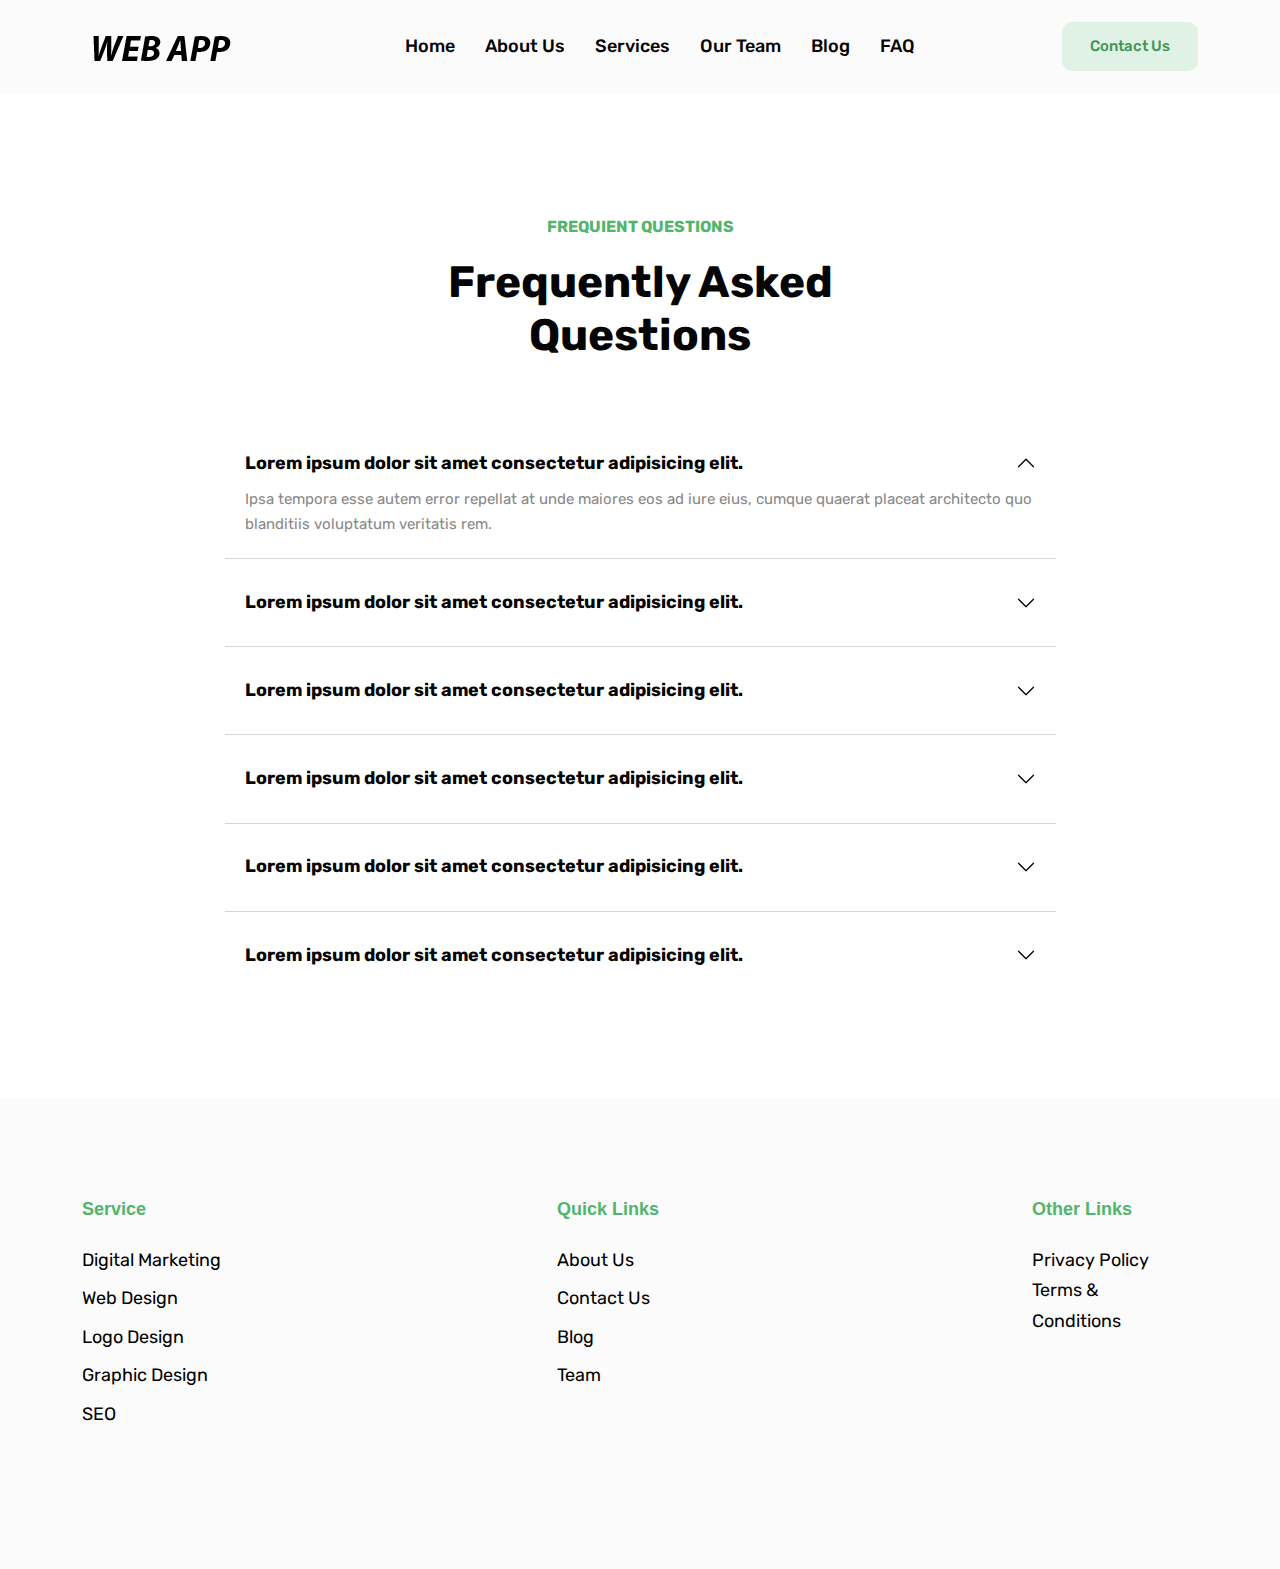
<file: latihan1/template/faq.html>
<!DOCTYPE html>

<html lang="en-us">

<head>
	<meta charset="utf-8">
	<title>Livewire and filament</title>
	<meta name="viewport" content="width=device-width, initial-scale=1, maximum-scale=5">
	<meta name="description" content="This is meta description">
	<meta name="author" content="Themefisher">
	<link rel="shortcut icon" href="images/favicon.png" type="image/x-icon">
	<link rel="icon" href="images/favicon.png" type="image/x-icon">

	<!-- # Google Fonts -->
	<link rel="preconnect" href="https://fonts.googleapis.com">
	<link rel="preconnect" href="https://fonts.gstatic.com" crossorigin>
	<link href="https://fonts.googleapis.com/css2?family=Rubik:wght@400;500;700&display=swap" rel="stylesheet">

	<!-- # CSS Plugins -->
	<link rel="stylesheet" href="plugins/slick/slick.css">
	<link rel="stylesheet" href="plugins/font-awesome/fontawesome.min.css">
	<link rel="stylesheet" href="plugins/font-awesome/brands.css">
	<link rel="stylesheet" href="plugins/font-awesome/solid.css">

	<!-- # Main Style Sheet -->
	<link rel="stylesheet" href="css/style.css">
</head>

<body>

<!-- navigation -->
<header class="navigation bg-tertiary">
	<nav class="navbar navbar-expand-xl navbar-light text-center py-3">
		<div class="container">
			<a class="navbar-brand" href="index.html">
				<img loading="prelaod" decoding="async" class="img-fluid" width="160" src="images/logo.png" alt="Wallet">
			</a>
			<button class="navbar-toggler" type="button" data-bs-toggle="collapse" data-bs-target="#navbarSupportedContent" aria-controls="navbarSupportedContent" aria-expanded="false" aria-label="Toggle navigation"> <span class="navbar-toggler-icon"></span>
			</button>
			<div class="collapse navbar-collapse" id="navbarSupportedContent">
				<ul class="navbar-nav m-auto mb-2 mb-lg-0">
					<li class="nav-item"> <a class="nav-link" href="index.html">Home</a></li>
					<li class="nav-item "> <a class="nav-link" href="about.html">About Us</a></li>
					<li class="nav-item "> <a class="nav-link" href="services.html">Services</a></li>
					<li class="nav-item "> <a class="nav-link" href="team.html">Our Team</a></li>
					<li class="nav-item "><a class="nav-link " href="blog.html">Blog</a></li>
					<li class="nav-item "><a class="nav-link " href="faq.html">FAQ</a></li>
				</ul>
				<a href="#!" class="btn btn-outline-primary">Contact Us</a>				
			</div>
		</div>
	</nav>
</header>
<!-- /navigation -->

<div class="modal applyLoanModal fade" id="applyLoan" tabindex="-1" aria-labelledby="applyLoanLabel" aria-hidden="true">
  <div class="modal-dialog modal-dialog-centered">
    <div class="modal-content">
      <div class="modal-header border-bottom-0">
        <h4 class="modal-title" id="exampleModalLabel">How much do you need?</h4>
        <button type="button" class="btn-close" data-bs-dismiss="modal" aria-label="Close"></button>
      </div>
      <div class="modal-body">
        <form action="#!" method="post">
          <div class="row">
            <div class="col-lg-6 mb-4 pb-2">
              <div class="form-group">
                <label for="loan_amount" class="form-label">Amount</label>
                <input type="number" class="form-control shadow-none" id="loan_amount" placeholder="ex: 25000">
              </div>
            </div>
            <div class="col-lg-6 mb-4 pb-2">
              <div class="form-group">
                <label for="loan_how_long_for" class="form-label">How long for?</label>
                <input type="number" class="form-control shadow-none" id="loan_how_long_for" placeholder="ex: 12">
              </div>
            </div>
            <div class="col-lg-12 mb-4 pb-2">
              <div class="form-group">
                <label for="loan_repayment" class="form-label">Repayment</label>
                <input type="number" class="form-control shadow-none" id="loan_repayment" disabled>
              </div>
            </div>
            <div class="col-lg-6 mb-4 pb-2">
              <div class="form-group">
                <label for="loan_full_name" class="form-label">Full Name</label>
                <input type="text" class="form-control shadow-none" id="loan_full_name">
              </div>
            </div>
            <div class="col-lg-6 mb-4 pb-2">
              <div class="form-group">
                <label for="loan_email_address" class="form-label">Email address</label>
                <input type="email" class="form-control shadow-none" id="loan_email_address">
              </div>
            </div>
            <div class="col-lg-12">
              <button type="submit" class="btn btn-primary w-100">Get Your Loan Now</button>
            </div>
          </div>
        </form>
      </div>
    </div>
  </div>
</div>

<section class="section">
  <div class="container">
    <div class="row justify-content-center mb-5">
      <div class="col-lg-6">
        <div class="section-title text-center">
          <p class="text-primary text-uppercase fw-bold mb-3">Frequient Questions</p>
          <h1>Frequently Asked Questions</h1>
        </div>
      </div>
    </div>
    <div class="row justify-content-center">
      <div class="col-lg-9">
        <div class="accordion accordion-border-bottom" id="accordionFAQ">
          <div class="accordion-item">
            <h2 class="accordion-header accordion-button h5 border-0 active"
              id="heading-ebd23e34fd2ed58299b32c03c521feb0b02f19d9" type="button" data-bs-toggle="collapse"
              data-bs-target="#collapse-ebd23e34fd2ed58299b32c03c521feb0b02f19d9" aria-expanded="true"
              aria-controls="collapse-ebd23e34fd2ed58299b32c03c521feb0b02f19d9">
			  Lorem ipsum dolor sit amet consectetur adipisicing elit. 
            </h2>
            <div id="collapse-ebd23e34fd2ed58299b32c03c521feb0b02f19d9"
              class="accordion-collapse collapse border-0 show"
              aria-labelledby="heading-ebd23e34fd2ed58299b32c03c521feb0b02f19d9" data-bs-parent="#accordionFAQ">
              <div class="accordion-body py-0 content">Ipsa tempora esse autem error repellat at unde maiores eos ad iure eius, cumque quaerat placeat architecto quo blanditiis voluptatum veritatis rem.</div>
            </div>
          </div>
          <div class="accordion-item">
            <h2 class="accordion-header accordion-button h5 border-0 "
              id="heading-a443e01b4db47b3f4a1267e10594576d52730ec1" type="button" data-bs-toggle="collapse"
              data-bs-target="#collapse-a443e01b4db47b3f4a1267e10594576d52730ec1" aria-expanded="false"
              aria-controls="collapse-a443e01b4db47b3f4a1267e10594576d52730ec1">Lorem ipsum dolor sit amet consectetur adipisicing elit. 
            </h2>
            <div id="collapse-a443e01b4db47b3f4a1267e10594576d52730ec1" class="accordion-collapse collapse border-0 "
              aria-labelledby="heading-a443e01b4db47b3f4a1267e10594576d52730ec1" data-bs-parent="#accordionFAQ">
              <div class="accordion-body py-0 content">Ipsa tempora esse autem error repellat at unde maiores eos ad iure eius, cumque quaerat placeat architecto quo blanditiis voluptatum veritatis rem.</div>
            </div>
          </div>
          <div class="accordion-item">
            <h2 class="accordion-header accordion-button h5 border-0 "
              id="heading-4b82be4be873c8ad699fa97049523ac86b67a8bd" type="button" data-bs-toggle="collapse"
              data-bs-target="#collapse-4b82be4be873c8ad699fa97049523ac86b67a8bd" aria-expanded="false"
              aria-controls="collapse-4b82be4be873c8ad699fa97049523ac86b67a8bd">Lorem ipsum dolor sit amet consectetur adipisicing elit. 
            </h2>
            <div id="collapse-4b82be4be873c8ad699fa97049523ac86b67a8bd" class="accordion-collapse collapse border-0 "
              aria-labelledby="heading-4b82be4be873c8ad699fa97049523ac86b67a8bd" data-bs-parent="#accordionFAQ">
              <div class="accordion-body py-0 content">Ipsa tempora esse autem error repellat at unde maiores eos ad iure eius, cumque quaerat placeat architecto quo blanditiis voluptatum veritatis rem.</div>
            </div>
          </div>
          <div class="accordion-item">
            <h2 class="accordion-header accordion-button h5 border-0 "
              id="heading-3e13e9676a9cd6a6f8bfbe6e1e9fc0881ef247b3" type="button" data-bs-toggle="collapse"
              data-bs-target="#collapse-3e13e9676a9cd6a6f8bfbe6e1e9fc0881ef247b3" aria-expanded="false"
              aria-controls="collapse-3e13e9676a9cd6a6f8bfbe6e1e9fc0881ef247b3">Lorem ipsum dolor sit amet consectetur adipisicing elit. 
            </h2>
            <div id="collapse-3e13e9676a9cd6a6f8bfbe6e1e9fc0881ef247b3" class="accordion-collapse collapse border-0 "
              aria-labelledby="heading-3e13e9676a9cd6a6f8bfbe6e1e9fc0881ef247b3" data-bs-parent="#accordionFAQ">
              <div class="accordion-body py-0 content">Ipsa tempora esse autem error repellat at unde maiores eos ad iure eius, cumque quaerat placeat architecto quo blanditiis voluptatum veritatis rem.</div>
            </div>
          </div>
          <div class="accordion-item">
            <h2 class="accordion-header accordion-button h5 border-0 "
              id="heading-0c2f829793a1f0562fea97120357dd2d43319164" type="button" data-bs-toggle="collapse"
              data-bs-target="#collapse-0c2f829793a1f0562fea97120357dd2d43319164" aria-expanded="false"
              aria-controls="collapse-0c2f829793a1f0562fea97120357dd2d43319164">Lorem ipsum dolor sit amet consectetur adipisicing elit. 
            </h2>
            <div id="collapse-0c2f829793a1f0562fea97120357dd2d43319164" class="accordion-collapse collapse border-0 "
              aria-labelledby="heading-0c2f829793a1f0562fea97120357dd2d43319164" data-bs-parent="#accordionFAQ">
              <div class="accordion-body py-0 content">Ipsa tempora esse autem error repellat at unde maiores eos ad iure eius, cumque quaerat placeat architecto quo blanditiis voluptatum veritatis rem.</div>
            </div>
          </div>
          <div class="accordion-item">
            <h2 class="accordion-header accordion-button h5 border-0 "
              id="heading-8fe6730e26db16f15763887c30a614caa075f518" type="button" data-bs-toggle="collapse"
              data-bs-target="#collapse-8fe6730e26db16f15763887c30a614caa075f518" aria-expanded="false"
              aria-controls="collapse-8fe6730e26db16f15763887c30a614caa075f518">Lorem ipsum dolor sit amet consectetur adipisicing elit. 
            </h2>
            <div id="collapse-8fe6730e26db16f15763887c30a614caa075f518" class="accordion-collapse collapse border-0 "
              aria-labelledby="heading-8fe6730e26db16f15763887c30a614caa075f518" data-bs-parent="#accordionFAQ">
              <div class="accordion-body py-0 content">Ipsa tempora esse autem error repellat at unde maiores eos ad iure eius, cumque quaerat placeat architecto quo blanditiis voluptatum veritatis rem.</div>
            </div>
          </div>
        </div>
      </div>
    </div>
  </div>
</section>


<footer class="section-sm bg-tertiary">
	<div class="container">
		<div class="row justify-content-between">
			<div class="col-lg-2 col-md-4 col-6 mb-4">
				<div class="footer-widget">
					<h5 class="mb-4 text-primary font-secondary">Service</h5>
					<ul class="list-unstyled">
						<li class="mb-2"><a href="service-details.html">Digital Marketing</a>
						</li>
						<li class="mb-2"><a href="service-details.html">Web Design</a>
						</li>
						<li class="mb-2"><a href="service-details.html">Logo Design</a>
						</li>
						<li class="mb-2"><a href="service-details.html">Graphic Design</a>
						</li>
						<li class="mb-2"><a href="service-details.html">SEO</a>
						</li>
					</ul>
				</div>
			</div>
			<div class="col-lg-2 col-md-4 col-6 mb-4">
				<div class="footer-widget">
					<h5 class="mb-4 text-primary font-secondary">Quick Links</h5>
					<ul class="list-unstyled">
						<li class="mb-2"><a href="#!">About Us</a>
						</li>
						<li class="mb-2"><a href="#!">Contact Us</a>
						</li>
						<li class="mb-2"><a href="#!">Blog</a>
						</li>
						<li class="mb-2"><a href="#!">Team</a>
						</li>
					</ul>
				</div>
			</div>
			<div class="col-lg-2 col-md-4 col-6 mb-4">
				<div class="footer-widget">
					<h5 class="mb-4 text-primary font-secondary">Other Links</h5>
					<ul class="list-unstyled">
						<li class="list-inline-item me-4"><a class="text-black" href="privacy-policy.html">Privacy Policy</a>
                        </li>
						<li class="list-inline-item me-4"><a class="text-black" href="terms.html">Terms &amp; Conditions</a>
                        </li>
					</ul>
				</div>
			</div>			
		</div>
		
	</div>
</footer>


<!-- # JS Plugins -->
<script src="plugins/jquery/jquery.min.js"></script>
<script src="plugins/bootstrap/bootstrap.min.js"></script>

<!-- Main Script -->
<script src="js/script.js"></script>

</body>
</html>
</file>
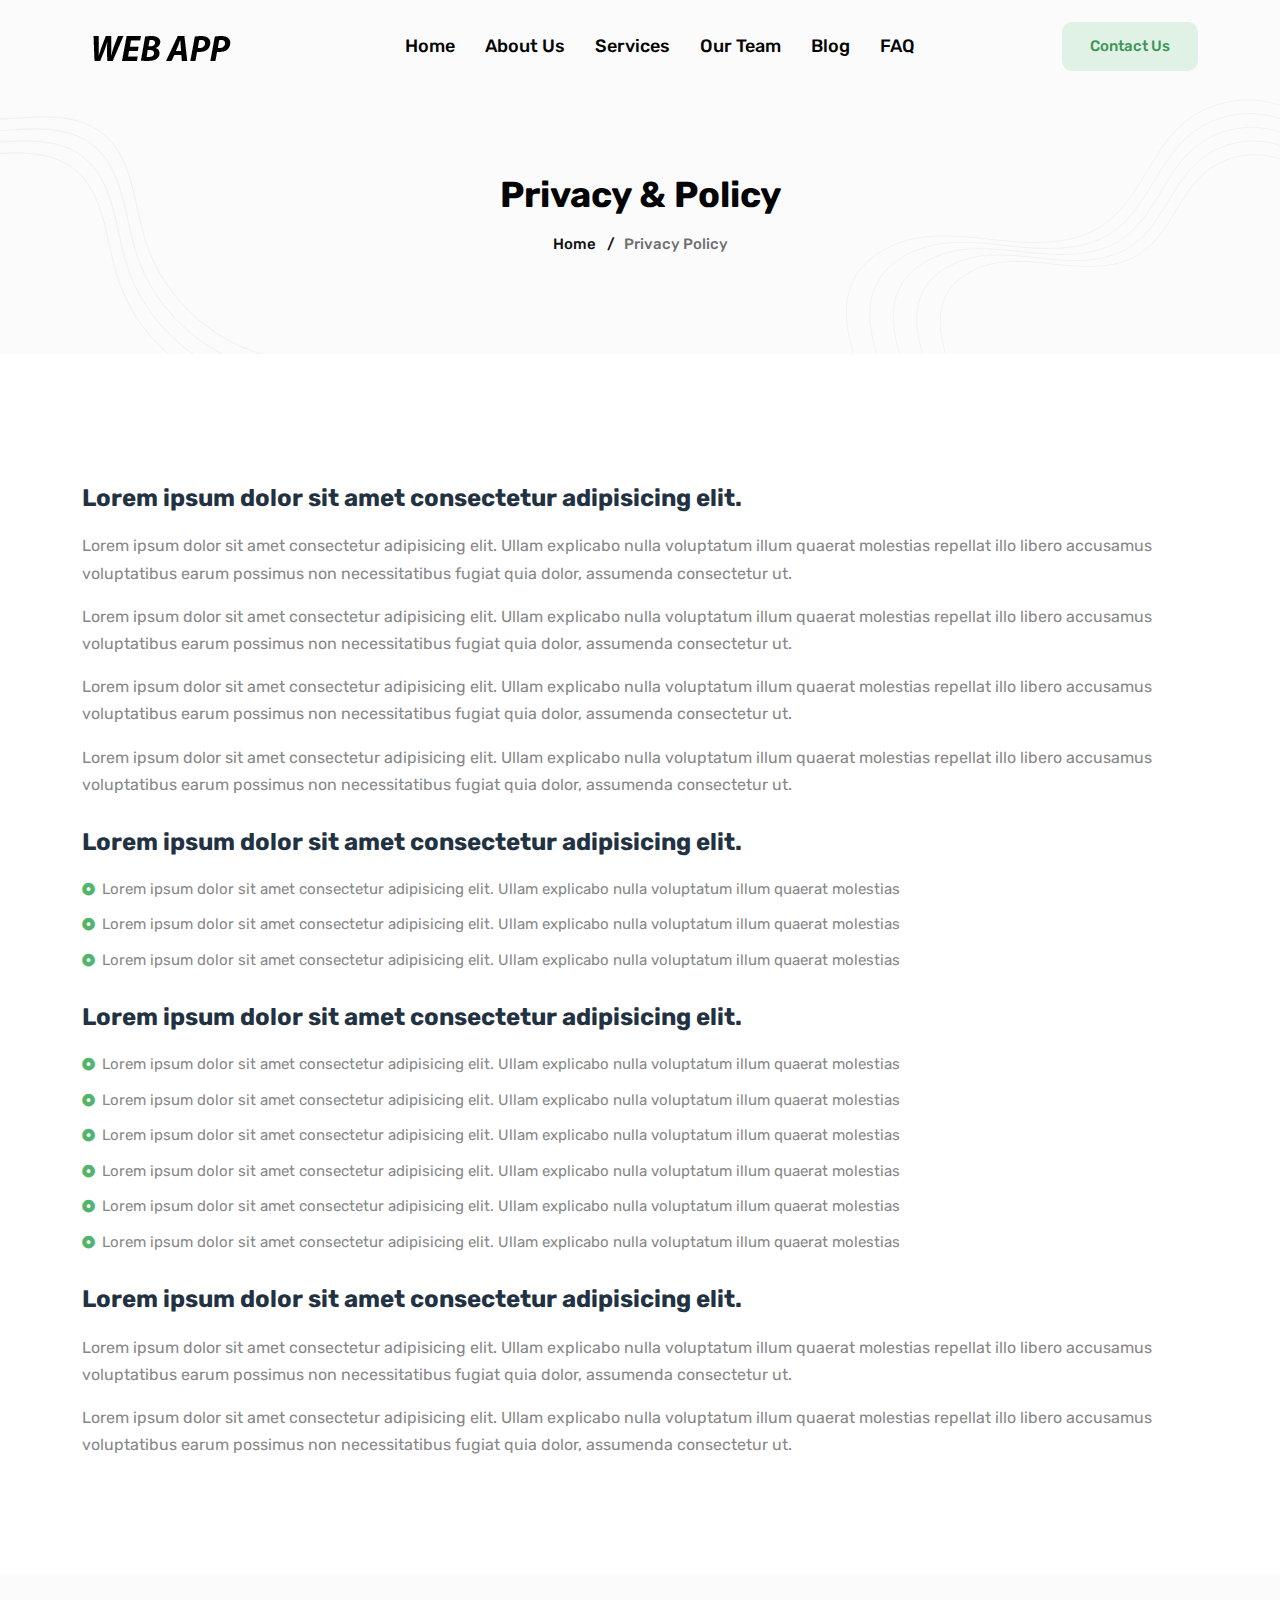
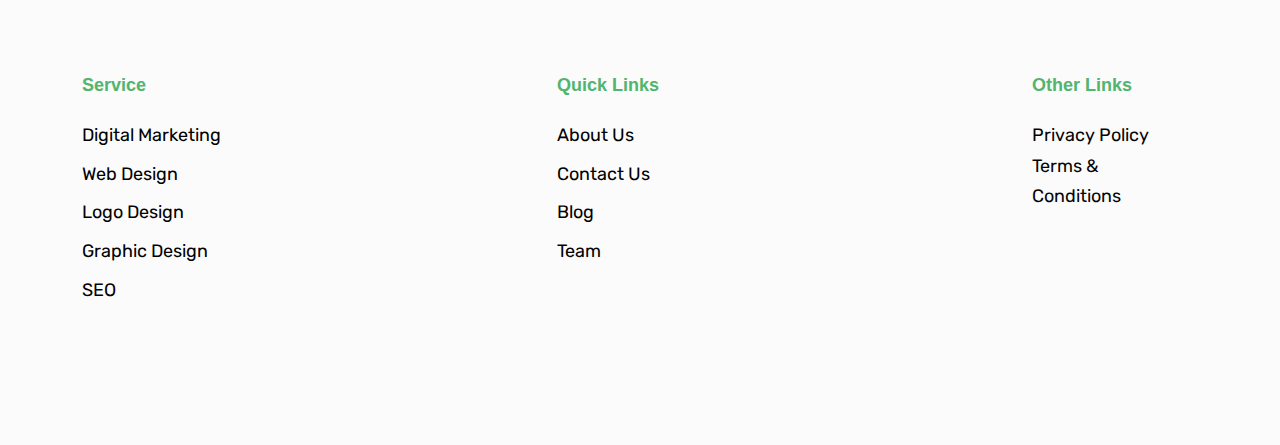
<file: latihan1/template/privacy-policy.html>
<!DOCTYPE html>

<html lang="en-us">

<head>
	<meta charset="utf-8">
	<title>Livewire and filament</title>
	<meta name="viewport" content="width=device-width, initial-scale=1, maximum-scale=5">
	<meta name="description" content="This is meta description">
	<meta name="author" content="Themefisher">
	<link rel="shortcut icon" href="images/favicon.png" type="image/x-icon">
	<link rel="icon" href="images/favicon.png" type="image/x-icon">

	<!-- # Google Fonts -->
	<link rel="preconnect" href="https://fonts.googleapis.com">
	<link rel="preconnect" href="https://fonts.gstatic.com" crossorigin>
	<link href="https://fonts.googleapis.com/css2?family=Rubik:wght@400;500;700&display=swap" rel="stylesheet">

	<!-- # CSS Plugins -->
	<link rel="stylesheet" href="plugins/slick/slick.css">
	<link rel="stylesheet" href="plugins/font-awesome/fontawesome.min.css">
	<link rel="stylesheet" href="plugins/font-awesome/brands.css">
	<link rel="stylesheet" href="plugins/font-awesome/solid.css">

	<!-- # Main Style Sheet -->
	<link rel="stylesheet" href="css/style.css">
</head>

<body>

<!-- navigation -->
<header class="navigation bg-tertiary">
	<nav class="navbar navbar-expand-xl navbar-light text-center py-3">
		<div class="container">
			<a class="navbar-brand" href="index.html">
				<img loading="prelaod" decoding="async" class="img-fluid" width="160" src="images/logo.png" alt="Wallet">
			</a>
			<button class="navbar-toggler" type="button" data-bs-toggle="collapse" data-bs-target="#navbarSupportedContent" aria-controls="navbarSupportedContent" aria-expanded="false" aria-label="Toggle navigation"> <span class="navbar-toggler-icon"></span>
			</button>
			<div class="collapse navbar-collapse" id="navbarSupportedContent">
				<ul class="navbar-nav m-auto mb-2 mb-lg-0">
					<li class="nav-item"> <a class="nav-link" href="index.html">Home</a></li>
					<li class="nav-item "> <a class="nav-link" href="about.html">About Us</a></li>
					<li class="nav-item "> <a class="nav-link" href="services.html">Services</a></li>
					<li class="nav-item "> <a class="nav-link" href="team.html">Our Team</a></li>
					<li class="nav-item "><a class="nav-link " href="blog.html">Blog</a></li>
					<li class="nav-item "><a class="nav-link " href="faq.html">FAQ</a></li>
				</ul>
				<a href="#!" class="btn btn-outline-primary">Contact Us</a>				
			</div>
		</div>
	</nav>
</header>
<!-- /navigation -->

<section class="page-header bg-tertiary">
  <div class="container">
    <div class="row">
      <div class="col-8 mx-auto text-center">
        <h2 class="mb-3 text-capitalize">Privacy &amp; Policy</h2>
        <ul class="list-inline breadcrumbs text-capitalize" style="font-weight:500">
          <li class="list-inline-item"><a href="index.html">Home</a>
          </li>
          <li class="list-inline-item">/ &nbsp; <a href="privacy-policy.html">Privacy Policy</a>
          </li>
        </ul>
      </div>
    </div>
  </div>
  <div class="has-shapes">
    <svg class="shape shape-left text-light" viewBox="0 0 192 752" fill="none" xmlns="http://www.w3.org/2000/svg">
      <path
        d="M-30.883 0C-41.3436 36.4248 -22.7145 75.8085 4.29154 102.398C31.2976 128.987 65.8677 146.199 97.6457 166.87C129.424 187.542 160.139 213.902 172.162 249.847C193.542 313.799 149.886 378.897 129.069 443.036C97.5623 540.079 122.109 653.229 191 728.495"
        stroke="currentColor" stroke-miterlimit="10" />
      <path
        d="M-55.5959 7.52271C-66.0565 43.9475 -47.4274 83.3312 -20.4214 109.92C6.58466 136.51 41.1549 153.722 72.9328 174.393C104.711 195.064 135.426 221.425 147.449 257.37C168.829 321.322 125.174 386.42 104.356 450.559C72.8494 547.601 97.3965 660.752 166.287 736.018"
        stroke="currentColor" stroke-miterlimit="10" />
      <path
        d="M-80.3302 15.0449C-90.7909 51.4697 -72.1617 90.8535 -45.1557 117.443C-18.1497 144.032 16.4205 161.244 48.1984 181.915C79.9763 202.587 110.691 228.947 122.715 264.892C144.095 328.844 100.439 393.942 79.622 458.081C48.115 555.123 72.6622 668.274 141.552 743.54"
        stroke="currentColor" stroke-miterlimit="10" />
      <path
        d="M-105.045 22.5676C-115.506 58.9924 -96.8766 98.3762 -69.8706 124.965C-42.8646 151.555 -8.29436 168.767 23.4835 189.438C55.2615 210.109 85.9766 236.469 98.0001 272.415C119.38 336.367 75.7243 401.464 54.9072 465.604C23.4002 562.646 47.9473 675.796 116.838 751.063"
        stroke="currentColor" stroke-miterlimit="10" />
    </svg>
    <svg class="shape shape-right text-light" viewBox="0 0 731 746" fill="none" xmlns="http://www.w3.org/2000/svg">
      <path
        d="M12.1794 745.14C1.80036 707.275 -5.75764 666.015 8.73984 629.537C27.748 581.745 80.4729 554.968 131.538 548.843C182.604 542.703 234.032 552.841 285.323 556.748C336.615 560.64 391.543 557.276 433.828 527.964C492.452 487.323 511.701 408.123 564.607 360.255C608.718 320.353 675.307 307.183 731.29 327.323"
        stroke="currentColor" stroke-miterlimit="10" />
      <path
        d="M51.0253 745.14C41.2045 709.326 34.0538 670.284 47.7668 635.783C65.7491 590.571 115.623 565.242 163.928 559.449C212.248 553.641 260.884 563.235 309.4 566.931C357.916 570.627 409.887 567.429 449.879 539.701C505.35 501.247 523.543 426.331 573.598 381.059C615.326 343.314 678.324 330.853 731.275 349.906"
        stroke="currentColor" stroke-miterlimit="10" />
      <path
        d="M89.8715 745.14C80.6239 711.363 73.8654 674.568 86.8091 642.028C103.766 599.396 150.788 575.515 196.347 570.054C241.906 564.578 287.767 573.629 333.523 577.099C379.278 580.584 428.277 577.567 465.976 551.423C518.279 515.172 535.431 444.525 582.62 401.832C621.964 366.229 681.356 354.493 731.291 372.46"
        stroke="currentColor" stroke-miterlimit="10" />
      <path
        d="M128.718 745.14C120.029 713.414 113.678 678.838 125.837 648.274C141.768 608.221 185.939 585.788 228.737 580.659C271.536 575.515 314.621 584.008 357.6 587.282C400.58 590.556 446.607 587.719 482.028 563.16C531.163 529.111 547.275 462.733 591.612 422.635C628.572 389.19 684.375 378.162 731.276 395.043"
        stroke="currentColor" stroke-miterlimit="10" />
      <path
        d="M167.564 745.14C159.432 715.451 153.504 683.107 164.863 654.519C179.753 617.046 221.088 596.062 261.126 591.265C301.164 586.452 341.473 594.402 381.677 597.465C421.88 600.527 464.95 597.872 498.094 574.896C544.061 543.035 559.146 480.942 600.617 443.423C635.194 412.135 687.406 401.817 731.276 417.612"
        stroke="currentColor" stroke-miterlimit="10" />
      <path
        d="M817.266 289.466C813.108 259.989 787.151 237.697 759.261 227.271C731.372 216.846 701.077 215.553 671.666 210.904C642.254 206.24 611.795 197.156 591.664 175.224C555.853 136.189 566.345 75.5336 560.763 22.8649C552.302 -56.8256 498.487 -130.133 425 -162.081"
        stroke="currentColor" stroke-miterlimit="10" />
      <path
        d="M832.584 276.159C828.427 246.683 802.469 224.391 774.58 213.965C746.69 203.539 716.395 202.246 686.984 197.598C657.573 192.934 627.114 183.85 606.982 161.918C571.172 122.883 581.663 62.2275 576.082 9.55873C567.62 -70.1318 513.806 -143.439 440.318 -175.387"
        stroke="currentColor" stroke-miterlimit="10" />
      <path
        d="M847.904 262.853C843.747 233.376 817.789 211.084 789.9 200.659C762.011 190.233 731.716 188.94 702.304 184.292C672.893 179.627 642.434 170.544 622.303 148.612C586.492 109.577 596.983 48.9211 591.402 -3.74766C582.94 -83.4382 529.126 -156.746 455.638 -188.694"
        stroke="currentColor" stroke-miterlimit="10" />
      <path
        d="M863.24 249.547C859.083 220.07 833.125 197.778 805.236 187.353C777.347 176.927 747.051 175.634 717.64 170.986C688.229 166.321 657.77 157.237 637.639 135.306C601.828 96.2707 612.319 35.6149 606.738 -17.0538C598.276 -96.7443 544.462 -170.052 470.974 -202"
        stroke="currentColor" stroke-miterlimit="10" />
    </svg>
  </div>
</section>

<section class="section-sm">
  <div class="container">
    <div class="row">
      <div class="col-lg-12 mx-auto">
        <div class="content">
          <h3 id="application-processing">Lorem ipsum dolor sit amet consectetur adipisicing elit.</h3>
          <p>Lorem ipsum dolor sit amet consectetur adipisicing elit. Ullam explicabo nulla voluptatum illum quaerat molestias repellat illo libero accusamus voluptatibus earum possimus non necessitatibus fugiat quia dolor, assumenda consectetur ut.</p>

          <p>Lorem ipsum dolor sit amet consectetur adipisicing elit. Ullam explicabo nulla voluptatum illum quaerat molestias repellat illo libero accusamus voluptatibus earum possimus non necessitatibus fugiat quia dolor, assumenda consectetur ut.</p>

          <p>Lorem ipsum dolor sit amet consectetur adipisicing elit. Ullam explicabo nulla voluptatum illum quaerat molestias repellat illo libero accusamus voluptatibus earum possimus non necessitatibus fugiat quia dolor, assumenda consectetur ut.</p>

          <p>Lorem ipsum dolor sit amet consectetur adipisicing elit. Ullam explicabo nulla voluptatum illum quaerat molestias repellat illo libero accusamus voluptatibus earum possimus non necessitatibus fugiat quia dolor, assumenda consectetur ut.</p>
          <h3 id="intellectual-property-rights">Lorem ipsum dolor sit amet consectetur adipisicing elit.</h3>
          <ul>
            <li>Lorem ipsum dolor sit amet consectetur adipisicing elit. Ullam explicabo nulla voluptatum illum quaerat molestias</li>
            <li>Lorem ipsum dolor sit amet consectetur adipisicing elit. Ullam explicabo nulla voluptatum illum quaerat molestias</li>
            <li>Lorem ipsum dolor sit amet consectetur adipisicing elit. Ullam explicabo nulla voluptatum illum quaerat molestias</li>
            
          </ul>
          <h3 id="intellectual-property-rights">Lorem ipsum dolor sit amet consectetur adipisicing elit.</h3>
          <ul>
            <li>Lorem ipsum dolor sit amet consectetur adipisicing elit. Ullam explicabo nulla voluptatum illum quaerat molestias</li>
            <li>Lorem ipsum dolor sit amet consectetur adipisicing elit. Ullam explicabo nulla voluptatum illum quaerat molestias</li>
            <li>Lorem ipsum dolor sit amet consectetur adipisicing elit. Ullam explicabo nulla voluptatum illum quaerat molestias</li>
            <li>Lorem ipsum dolor sit amet consectetur adipisicing elit. Ullam explicabo nulla voluptatum illum quaerat molestias</li>
            <li>Lorem ipsum dolor sit amet consectetur adipisicing elit. Ullam explicabo nulla voluptatum illum quaerat molestias</li>
            <li>Lorem ipsum dolor sit amet consectetur adipisicing elit. Ullam explicabo nulla voluptatum illum quaerat molestias</li>
            
          </ul>

          <h3 id="application-processing">Lorem ipsum dolor sit amet consectetur adipisicing elit.</h3>
          <p>Lorem ipsum dolor sit amet consectetur adipisicing elit. Ullam explicabo nulla voluptatum illum quaerat molestias repellat illo libero accusamus voluptatibus earum possimus non necessitatibus fugiat quia dolor, assumenda consectetur ut.</p>

          <p>Lorem ipsum dolor sit amet consectetur adipisicing elit. Ullam explicabo nulla voluptatum illum quaerat molestias repellat illo libero accusamus voluptatibus earum possimus non necessitatibus fugiat quia dolor, assumenda consectetur ut.</p>

          
        </div>
      </div>
    </div>
  </div>
</section>


<footer class="section-sm bg-tertiary">
	<div class="container">
		<div class="row justify-content-between">
			<div class="col-lg-2 col-md-4 col-6 mb-4">
				<div class="footer-widget">
					<h5 class="mb-4 text-primary font-secondary">Service</h5>
					<ul class="list-unstyled">
						<li class="mb-2"><a href="service-details.html">Digital Marketing</a>
						</li>
						<li class="mb-2"><a href="service-details.html">Web Design</a>
						</li>
						<li class="mb-2"><a href="service-details.html">Logo Design</a>
						</li>
						<li class="mb-2"><a href="service-details.html">Graphic Design</a>
						</li>
						<li class="mb-2"><a href="service-details.html">SEO</a>
						</li>
					</ul>
				</div>
			</div>
			<div class="col-lg-2 col-md-4 col-6 mb-4">
				<div class="footer-widget">
					<h5 class="mb-4 text-primary font-secondary">Quick Links</h5>
					<ul class="list-unstyled">
						<li class="mb-2"><a href="#!">About Us</a>
						</li>
						<li class="mb-2"><a href="#!">Contact Us</a>
						</li>
						<li class="mb-2"><a href="#!">Blog</a>
						</li>
						<li class="mb-2"><a href="#!">Team</a>
						</li>
					</ul>
				</div>
			</div>
			<div class="col-lg-2 col-md-4 col-6 mb-4">
				<div class="footer-widget">
					<h5 class="mb-4 text-primary font-secondary">Other Links</h5>
					<ul class="list-unstyled">
						<li class="list-inline-item me-4"><a class="text-black" href="privacy-policy.html">Privacy Policy</a></li>
						<li class="list-inline-item me-4"><a class="text-black" href="terms.html">Terms &amp; Conditions</a></li>
					</ul>
				</div>
			</div>			
		</div>
		
	</div>
</footer>


<!-- # JS Plugins -->
<script src="plugins/jquery/jquery.min.js"></script>
<script src="plugins/bootstrap/bootstrap.min.js"></script>

<!-- Main Script -->
<script src="js/script.js"></script>

</body>
</html>
</file>
<file: latihan1/template/css/style.css>
/**
 * WEBSITE: https://themefisher.com
 * TWITTER: https://twitter.com/themefisher
 * FACEBOOK: https://www.facebook.com/themefisher
 * GITHUB: https://github.com/themefisher/
 */

@charset "UTF-8";
/*!
 * Bootstrap v5.0.2 (https://getbootstrap.com/)
 * Copyright 2011-2021 The Bootstrap Authors
 * Copyright 2011-2021 Twitter, Inc.
 * Licensed under MIT (https://github.com/twbs/bootstrap/blob/main/LICENSE)
 */
:root {
  --bs-blue: #0d6efd;
  --bs-indigo: #6610f2;
  --bs-purple: #6f42c1;
  --bs-pink: #d63384;
  --bs-red: #dc3545;
  --bs-orange: #fd7e14;
  --bs-yellow: #ffc107;
  --bs-green: #198754;
  --bs-teal: #20c997;
  --bs-cyan: #0dcaf0;
  --bs-white: #fff;
  --bs-gray: #6c757d;
  --bs-gray-dark: #343a40;
  --bs-primary: #0d6efd;
  --bs-secondary: #6c757d;
  --bs-success: #198754;
  --bs-info: #0dcaf0;
  --bs-warning: #ffc107;
  --bs-danger: #dc3545;
  --bs-light: #EAEAEA;
  --bs-dark: #233242;
  --bs-font-sans-serif: system-ui, -apple-system, "Segoe UI", Roboto, "Helvetica Neue", Arial, "Noto Sans", "Liberation Sans", sans-serif, "Apple Color Emoji", "Segoe UI Emoji", "Segoe UI Symbol", "Noto Color Emoji";
  --bs-font-monospace: SFMono-Regular, Menlo, Monaco, Consolas, "Liberation Mono", "Courier New", monospace;
  --bs-gradient: linear-gradient(180deg, rgba(255, 255, 255, 0.15), rgba(255, 255, 255, 0));
}

*,
*::before,
*::after {
  box-sizing: border-box;
}

@media (prefers-reduced-motion: no-preference) {
  :root {
    scroll-behavior: smooth;
  }
}

body {
  margin: 0;
  font-family: var(--bs-font-sans-serif);
  font-size: 1rem;
  font-weight: 400;
  line-height: 1.5;
  color: #fff;
  background-color: #fff;
  -webkit-text-size-adjust: 100%;
  -webkit-tap-highlight-color: rgba(0, 0, 0, 0);
}

hr {
  margin: 1rem 0;
  color: inherit;
  background-color: currentColor;
  border: 0;
  opacity: 0.25;
}

hr:not([size]) {
  height: 1px;
}

h6, .h6, h5, .h5, h4, .h4, h3, .h3, h2, .h2, h1, .h1 {
  margin-top: 0;
  margin-bottom: 0.5rem;
  font-weight: 500;
  line-height: 1.2;
}

h1, .h1 {
  font-size: calc(1.375rem + 1.5vw);
}
@media (min-width: 1200px) {
  h1, .h1 {
    font-size: 2.5rem;
  }
}

h2, .h2 {
  font-size: calc(1.325rem + 0.9vw);
}
@media (min-width: 1200px) {
  h2, .h2 {
    font-size: 2rem;
  }
}

h3, .h3 {
  font-size: calc(1.3rem + 0.6vw);
}
@media (min-width: 1200px) {
  h3, .h3 {
    font-size: 1.75rem;
  }
}

h4, .h4 {
  font-size: calc(1.275rem + 0.3vw);
}
@media (min-width: 1200px) {
  h4, .h4 {
    font-size: 1.5rem;
  }
}

h5, .h5 {
  font-size: 1.25rem;
}

h6, .h6 {
  font-size: 1rem;
}

p {
  margin-top: 0;
  margin-bottom: 1rem;
}

abbr[title],
abbr[data-bs-original-title] {
  -webkit-text-decoration: underline dotted;
          text-decoration: underline dotted;
  cursor: help;
  -webkit-text-decoration-skip-ink: none;
          text-decoration-skip-ink: none;
}

address {
  margin-bottom: 1rem;
  font-style: normal;
  line-height: inherit;
}

ol,
ul {
  padding-left: 2rem;
}

ol,
ul,
dl {
  margin-top: 0;
  margin-bottom: 1rem;
}

ol ol,
ul ul,
ol ul,
ul ol {
  margin-bottom: 0;
}

dt {
  font-weight: 700;
}

dd {
  margin-bottom: 0.5rem;
  margin-left: 0;
}

blockquote {
  margin: 0 0 1rem;
}

b,
strong {
  font-weight: bolder;
}

small, .small {
  font-size: 0.875em;
}

mark, .mark {
  padding: 0.2em;
  background-color: #fcf8e3;
}

sub,
sup {
  position: relative;
  font-size: 0.75em;
  line-height: 0;
  vertical-align: baseline;
}

sub {
  bottom: -0.25em;
}

sup {
  top: -0.5em;
}

a {
  color: #0d6efd;
  text-decoration: underline;
}
a:hover {
  color: #0a58ca;
}

a:not([href]):not([class]), a:not([href]):not([class]):hover {
  color: inherit;
  text-decoration: none;
}

pre,
code,
kbd,
samp {
  font-family: var(--bs-font-monospace);
  font-size: 1em;
  direction: ltr /* rtl:ignore */;
  unicode-bidi: bidi-override;
}

pre {
  display: block;
  margin-top: 0;
  margin-bottom: 1rem;
  overflow: auto;
  font-size: 0.875em;
}
pre code {
  font-size: inherit;
  color: inherit;
  word-break: normal;
}

code {
  font-size: 0.875em;
  color: #d63384;
  word-wrap: break-word;
}
a > code {
  color: inherit;
}

kbd {
  padding: 0.2rem 0.4rem;
  font-size: 0.875em;
  color: #fff;
  background-color: #212529;
  border-radius: 0.2rem;
}
kbd kbd {
  padding: 0;
  font-size: 1em;
  font-weight: 700;
}

figure {
  margin: 0 0 1rem;
}

img,
svg {
  vertical-align: middle;
}

table {
  caption-side: bottom;
  border-collapse: collapse;
}

caption {
  padding-top: 0.5rem;
  padding-bottom: 0.5rem;
  color: #6c757d;
  text-align: left;
}

th {
  text-align: inherit;
  text-align: -webkit-match-parent;
}

thead,
tbody,
tfoot,
tr,
td,
th {
  border-color: inherit;
  border-style: solid;
  border-width: 0;
}

label {
  display: inline-block;
}

button {
  border-radius: 0;
}

button:focus:not(:focus-visible) {
  outline: 0;
}

input,
button,
select,
optgroup,
textarea {
  margin: 0;
  font-family: inherit;
  font-size: inherit;
  line-height: inherit;
}

button,
select {
  text-transform: none;
}

[role=button] {
  cursor: pointer;
}

select {
  word-wrap: normal;
}
select:disabled {
  opacity: 1;
}

[list]::-webkit-calendar-picker-indicator {
  display: none;
}

button,
[type=button],
[type=reset],
[type=submit] {
  -webkit-appearance: button;
}
button:not(:disabled),
[type=button]:not(:disabled),
[type=reset]:not(:disabled),
[type=submit]:not(:disabled) {
  cursor: pointer;
}

::-moz-focus-inner {
  padding: 0;
  border-style: none;
}

textarea {
  resize: vertical;
}

fieldset {
  min-width: 0;
  padding: 0;
  margin: 0;
  border: 0;
}

legend {
  float: left;
  width: 100%;
  padding: 0;
  margin-bottom: 0.5rem;
  font-size: calc(1.275rem + 0.3vw);
  line-height: inherit;
}
@media (min-width: 1200px) {
  legend {
    font-size: 1.5rem;
  }
}
legend + * {
  clear: left;
}

::-webkit-datetime-edit-fields-wrapper,
::-webkit-datetime-edit-text,
::-webkit-datetime-edit-minute,
::-webkit-datetime-edit-hour-field,
::-webkit-datetime-edit-day-field,
::-webkit-datetime-edit-month-field,
::-webkit-datetime-edit-year-field {
  padding: 0;
}

::-webkit-inner-spin-button {
  height: auto;
}

[type=search] {
  outline-offset: -2px;
  -webkit-appearance: textfield;
}

/* rtl:raw:
[type="tel"],
[type="url"],
[type="email"],
[type="number"] {
  direction: ltr;
}
*/
::-webkit-search-decoration {
  -webkit-appearance: none;
}

::-webkit-color-swatch-wrapper {
  padding: 0;
}

::-webkit-file-upload-button {
  font: inherit;
}

::file-selector-button {
  font: inherit;
}

::-webkit-file-upload-button {
  font: inherit;
  -webkit-appearance: button;
}

output {
  display: inline-block;
}

iframe {
  border: 0;
}

summary {
  display: list-item;
  cursor: pointer;
}

progress {
  vertical-align: baseline;
}

[hidden] {
  display: none !important;
}

.lead {
  font-size: 1.25rem;
  font-weight: 300;
}

.display-1 {
  font-size: calc(1.625rem + 4.5vw);
  font-weight: 300;
  line-height: 1.2;
}
@media (min-width: 1200px) {
  .display-1 {
    font-size: 5rem;
  }
}

.display-2 {
  font-size: calc(1.575rem + 3.9vw);
  font-weight: 300;
  line-height: 1.2;
}
@media (min-width: 1200px) {
  .display-2 {
    font-size: 4.5rem;
  }
}

.display-3 {
  font-size: calc(1.525rem + 3.3vw);
  font-weight: 300;
  line-height: 1.2;
}
@media (min-width: 1200px) {
  .display-3 {
    font-size: 4rem;
  }
}

.display-4 {
  font-size: calc(1.475rem + 2.7vw);
  font-weight: 300;
  line-height: 1.2;
}
@media (min-width: 1200px) {
  .display-4 {
    font-size: 3.5rem;
  }
}

.display-5 {
  font-size: calc(1.425rem + 2.1vw);
  font-weight: 300;
  line-height: 1.2;
}
@media (min-width: 1200px) {
  .display-5 {
    font-size: 3rem;
  }
}

.display-6 {
  font-size: calc(1.375rem + 1.5vw);
  font-weight: 300;
  line-height: 1.2;
}
@media (min-width: 1200px) {
  .display-6 {
    font-size: 2.5rem;
  }
}

.list-unstyled {
  padding-left: 0;
  list-style: none;
}

.list-inline {
  padding-left: 0;
  list-style: none;
}

.list-inline-item {
  display: inline-block;
}
.list-inline-item:not(:last-child) {
  margin-right: 0.5rem;
}

.initialism {
  font-size: 0.875em;
  text-transform: uppercase;
}

.blockquote {
  margin-bottom: 1rem;
  font-size: 1.25rem;
}
.blockquote > :last-child {
  margin-bottom: 0;
}

.blockquote-footer {
  margin-top: -1rem;
  margin-bottom: 1rem;
  font-size: 0.875em;
  color: #6c757d;
}
.blockquote-footer::before {
  content: "— ";
}

.img-fluid {
  max-width: 100%;
  height: auto;
}

.img-thumbnail {
  padding: 0.25rem;
  background-color: #fff;
  border: 1px solid #dee2e6;
  border-radius: 0.25rem;
  max-width: 100%;
  height: auto;
}

.figure {
  display: inline-block;
}

.figure-img {
  margin-bottom: 0.5rem;
  line-height: 1;
}

.figure-caption {
  font-size: 0.875em;
  color: #6c757d;
}

.container,
.container-fluid,
.container-xxl,
.container-xl,
.container-lg,
.container-md,
.container-sm {
  width: 100%;
  padding-right: var(--bs-gutter-x, 0.75rem);
  padding-left: var(--bs-gutter-x, 0.75rem);
  margin-right: auto;
  margin-left: auto;
}

@media (min-width: 576px) {
  .container-sm, .container {
    max-width: 540px;
  }
}
@media (min-width: 768px) {
  .container-md, .container-sm, .container {
    max-width: 720px;
  }
}
@media (min-width: 992px) {
  .container-lg, .container-md, .container-sm, .container {
    max-width: 960px;
  }
}
@media (min-width: 1200px) {
  .container-xl, .container-lg, .container-md, .container-sm, .container {
    max-width: 1140px;
  }
}
@media (min-width: 1400px) {
  .container-xxl, .container-xl, .container-lg, .container-md, .container-sm, .container {
    max-width: 1320px;
  }
}
.row {
  --bs-gutter-x: 1.5rem;
  --bs-gutter-y: 0;
  display: flex;
  flex-wrap: wrap;
  margin-top: calc(var(--bs-gutter-y) * -1);
  margin-right: calc(var(--bs-gutter-x) * -0.5);
  margin-left: calc(var(--bs-gutter-x) * -0.5);
}
.row > * {
  flex-shrink: 0;
  width: 100%;
  max-width: 100%;
  padding-right: calc(var(--bs-gutter-x) * 0.5);
  padding-left: calc(var(--bs-gutter-x) * 0.5);
  margin-top: var(--bs-gutter-y);
}

.col {
  flex: 1 0 0%;
}

.row-cols-auto > * {
  flex: 0 0 auto;
  width: auto;
}

.row-cols-1 > * {
  flex: 0 0 auto;
  width: 100%;
}

.row-cols-2 > * {
  flex: 0 0 auto;
  width: 50%;
}

.row-cols-3 > * {
  flex: 0 0 auto;
  width: 33.3333333333%;
}

.row-cols-4 > * {
  flex: 0 0 auto;
  width: 25%;
}

.row-cols-5 > * {
  flex: 0 0 auto;
  width: 20%;
}

.row-cols-6 > * {
  flex: 0 0 auto;
  width: 16.6666666667%;
}

@media (min-width: 576px) {
  .col-sm {
    flex: 1 0 0%;
  }
  .row-cols-sm-auto > * {
    flex: 0 0 auto;
    width: auto;
  }
  .row-cols-sm-1 > * {
    flex: 0 0 auto;
    width: 100%;
  }
  .row-cols-sm-2 > * {
    flex: 0 0 auto;
    width: 50%;
  }
  .row-cols-sm-3 > * {
    flex: 0 0 auto;
    width: 33.3333333333%;
  }
  .row-cols-sm-4 > * {
    flex: 0 0 auto;
    width: 25%;
  }
  .row-cols-sm-5 > * {
    flex: 0 0 auto;
    width: 20%;
  }
  .row-cols-sm-6 > * {
    flex: 0 0 auto;
    width: 16.6666666667%;
  }
}
@media (min-width: 768px) {
  .col-md {
    flex: 1 0 0%;
  }
  .row-cols-md-auto > * {
    flex: 0 0 auto;
    width: auto;
  }
  .row-cols-md-1 > * {
    flex: 0 0 auto;
    width: 100%;
  }
  .row-cols-md-2 > * {
    flex: 0 0 auto;
    width: 50%;
  }
  .row-cols-md-3 > * {
    flex: 0 0 auto;
    width: 33.3333333333%;
  }
  .row-cols-md-4 > * {
    flex: 0 0 auto;
    width: 25%;
  }
  .row-cols-md-5 > * {
    flex: 0 0 auto;
    width: 20%;
  }
  .row-cols-md-6 > * {
    flex: 0 0 auto;
    width: 16.6666666667%;
  }
}
@media (min-width: 992px) {
  .col-lg {
    flex: 1 0 0%;
  }
  .row-cols-lg-auto > * {
    flex: 0 0 auto;
    width: auto;
  }
  .row-cols-lg-1 > * {
    flex: 0 0 auto;
    width: 100%;
  }
  .row-cols-lg-2 > * {
    flex: 0 0 auto;
    width: 50%;
  }
  .row-cols-lg-3 > * {
    flex: 0 0 auto;
    width: 33.3333333333%;
  }
  .row-cols-lg-4 > * {
    flex: 0 0 auto;
    width: 25%;
  }
  .row-cols-lg-5 > * {
    flex: 0 0 auto;
    width: 20%;
  }
  .row-cols-lg-6 > * {
    flex: 0 0 auto;
    width: 16.6666666667%;
  }
}
@media (min-width: 1200px) {
  .col-xl {
    flex: 1 0 0%;
  }
  .row-cols-xl-auto > * {
    flex: 0 0 auto;
    width: auto;
  }
  .row-cols-xl-1 > * {
    flex: 0 0 auto;
    width: 100%;
  }
  .row-cols-xl-2 > * {
    flex: 0 0 auto;
    width: 50%;
  }
  .row-cols-xl-3 > * {
    flex: 0 0 auto;
    width: 33.3333333333%;
  }
  .row-cols-xl-4 > * {
    flex: 0 0 auto;
    width: 25%;
  }
  .row-cols-xl-5 > * {
    flex: 0 0 auto;
    width: 20%;
  }
  .row-cols-xl-6 > * {
    flex: 0 0 auto;
    width: 16.6666666667%;
  }
}
@media (min-width: 1400px) {
  .col-xxl {
    flex: 1 0 0%;
  }
  .row-cols-xxl-auto > * {
    flex: 0 0 auto;
    width: auto;
  }
  .row-cols-xxl-1 > * {
    flex: 0 0 auto;
    width: 100%;
  }
  .row-cols-xxl-2 > * {
    flex: 0 0 auto;
    width: 50%;
  }
  .row-cols-xxl-3 > * {
    flex: 0 0 auto;
    width: 33.3333333333%;
  }
  .row-cols-xxl-4 > * {
    flex: 0 0 auto;
    width: 25%;
  }
  .row-cols-xxl-5 > * {
    flex: 0 0 auto;
    width: 20%;
  }
  .row-cols-xxl-6 > * {
    flex: 0 0 auto;
    width: 16.6666666667%;
  }
}
.col-auto {
  flex: 0 0 auto;
  width: auto;
}

.col-1 {
  flex: 0 0 auto;
  width: 8.33333333%;
}

.col-2 {
  flex: 0 0 auto;
  width: 16.66666667%;
}

.col-3 {
  flex: 0 0 auto;
  width: 25%;
}

.col-4 {
  flex: 0 0 auto;
  width: 33.33333333%;
}

.col-5 {
  flex: 0 0 auto;
  width: 41.66666667%;
}

.col-6 {
  flex: 0 0 auto;
  width: 50%;
}

.col-7 {
  flex: 0 0 auto;
  width: 58.33333333%;
}

.col-8 {
  flex: 0 0 auto;
  width: 66.66666667%;
}

.col-9 {
  flex: 0 0 auto;
  width: 75%;
}

.col-10 {
  flex: 0 0 auto;
  width: 83.33333333%;
}

.col-11 {
  flex: 0 0 auto;
  width: 91.66666667%;
}

.col-12 {
  flex: 0 0 auto;
  width: 100%;
}

.offset-1 {
  margin-left: 8.33333333%;
}

.offset-2 {
  margin-left: 16.66666667%;
}

.offset-3 {
  margin-left: 25%;
}

.offset-4 {
  margin-left: 33.33333333%;
}

.offset-5 {
  margin-left: 41.66666667%;
}

.offset-6 {
  margin-left: 50%;
}

.offset-7 {
  margin-left: 58.33333333%;
}

.offset-8 {
  margin-left: 66.66666667%;
}

.offset-9 {
  margin-left: 75%;
}

.offset-10 {
  margin-left: 83.33333333%;
}

.offset-11 {
  margin-left: 91.66666667%;
}

.g-0,
.gx-0 {
  --bs-gutter-x: 0;
}

.g-0,
.gy-0 {
  --bs-gutter-y: 0;
}

.g-1,
.gx-1 {
  --bs-gutter-x: 0.25rem;
}

.g-1,
.gy-1 {
  --bs-gutter-y: 0.25rem;
}

.g-2,
.gx-2 {
  --bs-gutter-x: 0.5rem;
}

.g-2,
.gy-2 {
  --bs-gutter-y: 0.5rem;
}

.g-3,
.gx-3 {
  --bs-gutter-x: 1rem;
}

.g-3,
.gy-3 {
  --bs-gutter-y: 1rem;
}

.g-4,
.gx-4 {
  --bs-gutter-x: 1.5rem;
}

.g-4,
.gy-4 {
  --bs-gutter-y: 1.5rem;
}

.g-5,
.gx-5 {
  --bs-gutter-x: 3rem;
}

.g-5,
.gy-5 {
  --bs-gutter-y: 3rem;
}

@media (min-width: 576px) {
  .col-sm-auto {
    flex: 0 0 auto;
    width: auto;
  }
  .col-sm-1 {
    flex: 0 0 auto;
    width: 8.33333333%;
  }
  .col-sm-2 {
    flex: 0 0 auto;
    width: 16.66666667%;
  }
  .col-sm-3 {
    flex: 0 0 auto;
    width: 25%;
  }
  .col-sm-4 {
    flex: 0 0 auto;
    width: 33.33333333%;
  }
  .col-sm-5 {
    flex: 0 0 auto;
    width: 41.66666667%;
  }
  .col-sm-6 {
    flex: 0 0 auto;
    width: 50%;
  }
  .col-sm-7 {
    flex: 0 0 auto;
    width: 58.33333333%;
  }
  .col-sm-8 {
    flex: 0 0 auto;
    width: 66.66666667%;
  }
  .col-sm-9 {
    flex: 0 0 auto;
    width: 75%;
  }
  .col-sm-10 {
    flex: 0 0 auto;
    width: 83.33333333%;
  }
  .col-sm-11 {
    flex: 0 0 auto;
    width: 91.66666667%;
  }
  .col-sm-12 {
    flex: 0 0 auto;
    width: 100%;
  }
  .offset-sm-0 {
    margin-left: 0;
  }
  .offset-sm-1 {
    margin-left: 8.33333333%;
  }
  .offset-sm-2 {
    margin-left: 16.66666667%;
  }
  .offset-sm-3 {
    margin-left: 25%;
  }
  .offset-sm-4 {
    margin-left: 33.33333333%;
  }
  .offset-sm-5 {
    margin-left: 41.66666667%;
  }
  .offset-sm-6 {
    margin-left: 50%;
  }
  .offset-sm-7 {
    margin-left: 58.33333333%;
  }
  .offset-sm-8 {
    margin-left: 66.66666667%;
  }
  .offset-sm-9 {
    margin-left: 75%;
  }
  .offset-sm-10 {
    margin-left: 83.33333333%;
  }
  .offset-sm-11 {
    margin-left: 91.66666667%;
  }
  .g-sm-0,
.gx-sm-0 {
    --bs-gutter-x: 0;
  }
  .g-sm-0,
.gy-sm-0 {
    --bs-gutter-y: 0;
  }
  .g-sm-1,
.gx-sm-1 {
    --bs-gutter-x: 0.25rem;
  }
  .g-sm-1,
.gy-sm-1 {
    --bs-gutter-y: 0.25rem;
  }
  .g-sm-2,
.gx-sm-2 {
    --bs-gutter-x: 0.5rem;
  }
  .g-sm-2,
.gy-sm-2 {
    --bs-gutter-y: 0.5rem;
  }
  .g-sm-3,
.gx-sm-3 {
    --bs-gutter-x: 1rem;
  }
  .g-sm-3,
.gy-sm-3 {
    --bs-gutter-y: 1rem;
  }
  .g-sm-4,
.gx-sm-4 {
    --bs-gutter-x: 1.5rem;
  }
  .g-sm-4,
.gy-sm-4 {
    --bs-gutter-y: 1.5rem;
  }
  .g-sm-5,
.gx-sm-5 {
    --bs-gutter-x: 3rem;
  }
  .g-sm-5,
.gy-sm-5 {
    --bs-gutter-y: 3rem;
  }
}
@media (min-width: 768px) {
  .col-md-auto {
    flex: 0 0 auto;
    width: auto;
  }
  .col-md-1 {
    flex: 0 0 auto;
    width: 8.33333333%;
  }
  .col-md-2 {
    flex: 0 0 auto;
    width: 16.66666667%;
  }
  .col-md-3 {
    flex: 0 0 auto;
    width: 25%;
  }
  .col-md-4 {
    flex: 0 0 auto;
    width: 33.33333333%;
  }
  .col-md-5 {
    flex: 0 0 auto;
    width: 41.66666667%;
  }
  .col-md-6 {
    flex: 0 0 auto;
    width: 50%;
  }
  .col-md-7 {
    flex: 0 0 auto;
    width: 58.33333333%;
  }
  .col-md-8 {
    flex: 0 0 auto;
    width: 66.66666667%;
  }
  .col-md-9 {
    flex: 0 0 auto;
    width: 75%;
  }
  .col-md-10 {
    flex: 0 0 auto;
    width: 83.33333333%;
  }
  .col-md-11 {
    flex: 0 0 auto;
    width: 91.66666667%;
  }
  .col-md-12 {
    flex: 0 0 auto;
    width: 100%;
  }
  .offset-md-0 {
    margin-left: 0;
  }
  .offset-md-1 {
    margin-left: 8.33333333%;
  }
  .offset-md-2 {
    margin-left: 16.66666667%;
  }
  .offset-md-3 {
    margin-left: 25%;
  }
  .offset-md-4 {
    margin-left: 33.33333333%;
  }
  .offset-md-5 {
    margin-left: 41.66666667%;
  }
  .offset-md-6 {
    margin-left: 50%;
  }
  .offset-md-7 {
    margin-left: 58.33333333%;
  }
  .offset-md-8 {
    margin-left: 66.66666667%;
  }
  .offset-md-9 {
    margin-left: 75%;
  }
  .offset-md-10 {
    margin-left: 83.33333333%;
  }
  .offset-md-11 {
    margin-left: 91.66666667%;
  }
  .g-md-0,
.gx-md-0 {
    --bs-gutter-x: 0;
  }
  .g-md-0,
.gy-md-0 {
    --bs-gutter-y: 0;
  }
  .g-md-1,
.gx-md-1 {
    --bs-gutter-x: 0.25rem;
  }
  .g-md-1,
.gy-md-1 {
    --bs-gutter-y: 0.25rem;
  }
  .g-md-2,
.gx-md-2 {
    --bs-gutter-x: 0.5rem;
  }
  .g-md-2,
.gy-md-2 {
    --bs-gutter-y: 0.5rem;
  }
  .g-md-3,
.gx-md-3 {
    --bs-gutter-x: 1rem;
  }
  .g-md-3,
.gy-md-3 {
    --bs-gutter-y: 1rem;
  }
  .g-md-4,
.gx-md-4 {
    --bs-gutter-x: 1.5rem;
  }
  .g-md-4,
.gy-md-4 {
    --bs-gutter-y: 1.5rem;
  }
  .g-md-5,
.gx-md-5 {
    --bs-gutter-x: 3rem;
  }
  .g-md-5,
.gy-md-5 {
    --bs-gutter-y: 3rem;
  }
}
@media (min-width: 992px) {
  .col-lg-auto {
    flex: 0 0 auto;
    width: auto;
  }
  .col-lg-1 {
    flex: 0 0 auto;
    width: 8.33333333%;
  }
  .col-lg-2 {
    flex: 0 0 auto;
    width: 16.66666667%;
  }
  .col-lg-3 {
    flex: 0 0 auto;
    width: 25%;
  }
  .col-lg-4 {
    flex: 0 0 auto;
    width: 33.33333333%;
  }
  .col-lg-5 {
    flex: 0 0 auto;
    width: 41.66666667%;
  }
  .col-lg-6 {
    flex: 0 0 auto;
    width: 50%;
  }
  .col-lg-7 {
    flex: 0 0 auto;
    width: 58.33333333%;
  }
  .col-lg-8 {
    flex: 0 0 auto;
    width: 66.66666667%;
  }
  .col-lg-9 {
    flex: 0 0 auto;
    width: 75%;
  }
  .col-lg-10 {
    flex: 0 0 auto;
    width: 83.33333333%;
  }
  .col-lg-11 {
    flex: 0 0 auto;
    width: 91.66666667%;
  }
  .col-lg-12 {
    flex: 0 0 auto;
    width: 100%;
  }
  .offset-lg-0 {
    margin-left: 0;
  }
  .offset-lg-1 {
    margin-left: 8.33333333%;
  }
  .offset-lg-2 {
    margin-left: 16.66666667%;
  }
  .offset-lg-3 {
    margin-left: 25%;
  }
  .offset-lg-4 {
    margin-left: 33.33333333%;
  }
  .offset-lg-5 {
    margin-left: 41.66666667%;
  }
  .offset-lg-6 {
    margin-left: 50%;
  }
  .offset-lg-7 {
    margin-left: 58.33333333%;
  }
  .offset-lg-8 {
    margin-left: 66.66666667%;
  }
  .offset-lg-9 {
    margin-left: 75%;
  }
  .offset-lg-10 {
    margin-left: 83.33333333%;
  }
  .offset-lg-11 {
    margin-left: 91.66666667%;
  }
  .g-lg-0,
.gx-lg-0 {
    --bs-gutter-x: 0;
  }
  .g-lg-0,
.gy-lg-0 {
    --bs-gutter-y: 0;
  }
  .g-lg-1,
.gx-lg-1 {
    --bs-gutter-x: 0.25rem;
  }
  .g-lg-1,
.gy-lg-1 {
    --bs-gutter-y: 0.25rem;
  }
  .g-lg-2,
.gx-lg-2 {
    --bs-gutter-x: 0.5rem;
  }
  .g-lg-2,
.gy-lg-2 {
    --bs-gutter-y: 0.5rem;
  }
  .g-lg-3,
.gx-lg-3 {
    --bs-gutter-x: 1rem;
  }
  .g-lg-3,
.gy-lg-3 {
    --bs-gutter-y: 1rem;
  }
  .g-lg-4,
.gx-lg-4 {
    --bs-gutter-x: 1.5rem;
  }
  .g-lg-4,
.gy-lg-4 {
    --bs-gutter-y: 1.5rem;
  }
  .g-lg-5,
.gx-lg-5 {
    --bs-gutter-x: 3rem;
  }
  .g-lg-5,
.gy-lg-5 {
    --bs-gutter-y: 3rem;
  }
}
@media (min-width: 1200px) {
  .col-xl-auto {
    flex: 0 0 auto;
    width: auto;
  }
  .col-xl-1 {
    flex: 0 0 auto;
    width: 8.33333333%;
  }
  .col-xl-2 {
    flex: 0 0 auto;
    width: 16.66666667%;
  }
  .col-xl-3 {
    flex: 0 0 auto;
    width: 25%;
  }
  .col-xl-4 {
    flex: 0 0 auto;
    width: 33.33333333%;
  }
  .col-xl-5 {
    flex: 0 0 auto;
    width: 41.66666667%;
  }
  .col-xl-6 {
    flex: 0 0 auto;
    width: 50%;
  }
  .col-xl-7 {
    flex: 0 0 auto;
    width: 58.33333333%;
  }
  .col-xl-8 {
    flex: 0 0 auto;
    width: 66.66666667%;
  }
  .col-xl-9 {
    flex: 0 0 auto;
    width: 75%;
  }
  .col-xl-10 {
    flex: 0 0 auto;
    width: 83.33333333%;
  }
  .col-xl-11 {
    flex: 0 0 auto;
    width: 91.66666667%;
  }
  .col-xl-12 {
    flex: 0 0 auto;
    width: 100%;
  }
  .offset-xl-0 {
    margin-left: 0;
  }
  .offset-xl-1 {
    margin-left: 8.33333333%;
  }
  .offset-xl-2 {
    margin-left: 16.66666667%;
  }
  .offset-xl-3 {
    margin-left: 25%;
  }
  .offset-xl-4 {
    margin-left: 33.33333333%;
  }
  .offset-xl-5 {
    margin-left: 41.66666667%;
  }
  .offset-xl-6 {
    margin-left: 50%;
  }
  .offset-xl-7 {
    margin-left: 58.33333333%;
  }
  .offset-xl-8 {
    margin-left: 66.66666667%;
  }
  .offset-xl-9 {
    margin-left: 75%;
  }
  .offset-xl-10 {
    margin-left: 83.33333333%;
  }
  .offset-xl-11 {
    margin-left: 91.66666667%;
  }
  .g-xl-0,
.gx-xl-0 {
    --bs-gutter-x: 0;
  }
  .g-xl-0,
.gy-xl-0 {
    --bs-gutter-y: 0;
  }
  .g-xl-1,
.gx-xl-1 {
    --bs-gutter-x: 0.25rem;
  }
  .g-xl-1,
.gy-xl-1 {
    --bs-gutter-y: 0.25rem;
  }
  .g-xl-2,
.gx-xl-2 {
    --bs-gutter-x: 0.5rem;
  }
  .g-xl-2,
.gy-xl-2 {
    --bs-gutter-y: 0.5rem;
  }
  .g-xl-3,
.gx-xl-3 {
    --bs-gutter-x: 1rem;
  }
  .g-xl-3,
.gy-xl-3 {
    --bs-gutter-y: 1rem;
  }
  .g-xl-4,
.gx-xl-4 {
    --bs-gutter-x: 1.5rem;
  }
  .g-xl-4,
.gy-xl-4 {
    --bs-gutter-y: 1.5rem;
  }
  .g-xl-5,
.gx-xl-5 {
    --bs-gutter-x: 3rem;
  }
  .g-xl-5,
.gy-xl-5 {
    --bs-gutter-y: 3rem;
  }
}
@media (min-width: 1400px) {
  .col-xxl-auto {
    flex: 0 0 auto;
    width: auto;
  }
  .col-xxl-1 {
    flex: 0 0 auto;
    width: 8.33333333%;
  }
  .col-xxl-2 {
    flex: 0 0 auto;
    width: 16.66666667%;
  }
  .col-xxl-3 {
    flex: 0 0 auto;
    width: 25%;
  }
  .col-xxl-4 {
    flex: 0 0 auto;
    width: 33.33333333%;
  }
  .col-xxl-5 {
    flex: 0 0 auto;
    width: 41.66666667%;
  }
  .col-xxl-6 {
    flex: 0 0 auto;
    width: 50%;
  }
  .col-xxl-7 {
    flex: 0 0 auto;
    width: 58.33333333%;
  }
  .col-xxl-8 {
    flex: 0 0 auto;
    width: 66.66666667%;
  }
  .col-xxl-9 {
    flex: 0 0 auto;
    width: 75%;
  }
  .col-xxl-10 {
    flex: 0 0 auto;
    width: 83.33333333%;
  }
  .col-xxl-11 {
    flex: 0 0 auto;
    width: 91.66666667%;
  }
  .col-xxl-12 {
    flex: 0 0 auto;
    width: 100%;
  }
  .offset-xxl-0 {
    margin-left: 0;
  }
  .offset-xxl-1 {
    margin-left: 8.33333333%;
  }
  .offset-xxl-2 {
    margin-left: 16.66666667%;
  }
  .offset-xxl-3 {
    margin-left: 25%;
  }
  .offset-xxl-4 {
    margin-left: 33.33333333%;
  }
  .offset-xxl-5 {
    margin-left: 41.66666667%;
  }
  .offset-xxl-6 {
    margin-left: 50%;
  }
  .offset-xxl-7 {
    margin-left: 58.33333333%;
  }
  .offset-xxl-8 {
    margin-left: 66.66666667%;
  }
  .offset-xxl-9 {
    margin-left: 75%;
  }
  .offset-xxl-10 {
    margin-left: 83.33333333%;
  }
  .offset-xxl-11 {
    margin-left: 91.66666667%;
  }
  .g-xxl-0,
.gx-xxl-0 {
    --bs-gutter-x: 0;
  }
  .g-xxl-0,
.gy-xxl-0 {
    --bs-gutter-y: 0;
  }
  .g-xxl-1,
.gx-xxl-1 {
    --bs-gutter-x: 0.25rem;
  }
  .g-xxl-1,
.gy-xxl-1 {
    --bs-gutter-y: 0.25rem;
  }
  .g-xxl-2,
.gx-xxl-2 {
    --bs-gutter-x: 0.5rem;
  }
  .g-xxl-2,
.gy-xxl-2 {
    --bs-gutter-y: 0.5rem;
  }
  .g-xxl-3,
.gx-xxl-3 {
    --bs-gutter-x: 1rem;
  }
  .g-xxl-3,
.gy-xxl-3 {
    --bs-gutter-y: 1rem;
  }
  .g-xxl-4,
.gx-xxl-4 {
    --bs-gutter-x: 1.5rem;
  }
  .g-xxl-4,
.gy-xxl-4 {
    --bs-gutter-y: 1.5rem;
  }
  .g-xxl-5,
.gx-xxl-5 {
    --bs-gutter-x: 3rem;
  }
  .g-xxl-5,
.gy-xxl-5 {
    --bs-gutter-y: 3rem;
  }
}
.table {
  --bs-table-bg: transparent;
  --bs-table-accent-bg: transparent;
  --bs-table-striped-color: #fff;
  --bs-table-striped-bg: rgba(0, 0, 0, 0.05);
  --bs-table-active-color: #fff;
  --bs-table-active-bg: rgba(0, 0, 0, 0.1);
  --bs-table-hover-color: #fff;
  --bs-table-hover-bg: rgba(0, 0, 0, 0.075);
  width: 100%;
  margin-bottom: 1rem;
  color: #fff;
  vertical-align: top;
  border-color: #ACB9C4;
}
.table > :not(caption) > * > * {
  padding: 0.5rem 0.5rem;
  background-color: var(--bs-table-bg);
  border-bottom-width: 1px;
  box-shadow: inset 0 0 0 9999px var(--bs-table-accent-bg);
}
.table > tbody {
  vertical-align: inherit;
}
.table > thead {
  vertical-align: bottom;
}
.table > :not(:last-child) > :last-child > * {
  border-bottom-color: currentColor;
}

.caption-top {
  caption-side: top;
}

.table-sm > :not(caption) > * > * {
  padding: 0.25rem 0.25rem;
}

.table-bordered > :not(caption) > * {
  border-width: 1px 0;
}
.table-bordered > :not(caption) > * > * {
  border-width: 0 1px;
}

.table-borderless > :not(caption) > * > * {
  border-bottom-width: 0;
}

.table-striped > tbody > tr:nth-of-type(odd) {
  --bs-table-accent-bg: var(--bs-table-striped-bg);
  color: var(--bs-table-striped-color);
}

.table-active {
  --bs-table-accent-bg: var(--bs-table-active-bg);
  color: var(--bs-table-active-color);
}

.table-hover > tbody > tr:hover {
  --bs-table-accent-bg: var(--bs-table-hover-bg);
  color: var(--bs-table-hover-color);
}

.table-primary {
  --bs-table-bg: #cfe2ff;
  --bs-table-striped-bg: #c5d7f2;
  --bs-table-striped-color: #000;
  --bs-table-active-bg: #bacbe6;
  --bs-table-active-color: #000;
  --bs-table-hover-bg: #bfd1ec;
  --bs-table-hover-color: #000;
  color: #000;
  border-color: #bacbe6;
}

.table-secondary {
  --bs-table-bg: #e2e3e5;
  --bs-table-striped-bg: #d7d8da;
  --bs-table-striped-color: #000;
  --bs-table-active-bg: #cbccce;
  --bs-table-active-color: #000;
  --bs-table-hover-bg: #d1d2d4;
  --bs-table-hover-color: #000;
  color: #000;
  border-color: #cbccce;
}

.table-success {
  --bs-table-bg: #d1e7dd;
  --bs-table-striped-bg: #c7dbd2;
  --bs-table-striped-color: #000;
  --bs-table-active-bg: #bcd0c7;
  --bs-table-active-color: #000;
  --bs-table-hover-bg: #c1d6cc;
  --bs-table-hover-color: #000;
  color: #000;
  border-color: #bcd0c7;
}

.table-info {
  --bs-table-bg: #cff4fc;
  --bs-table-striped-bg: #c5e8ef;
  --bs-table-striped-color: #000;
  --bs-table-active-bg: #badce3;
  --bs-table-active-color: #000;
  --bs-table-hover-bg: #bfe2e9;
  --bs-table-hover-color: #000;
  color: #000;
  border-color: #badce3;
}

.table-warning {
  --bs-table-bg: #fff3cd;
  --bs-table-striped-bg: #f2e7c3;
  --bs-table-striped-color: #000;
  --bs-table-active-bg: #e6dbb9;
  --bs-table-active-color: #000;
  --bs-table-hover-bg: #ece1be;
  --bs-table-hover-color: #000;
  color: #000;
  border-color: #e6dbb9;
}

.table-danger {
  --bs-table-bg: #f8d7da;
  --bs-table-striped-bg: #eccccf;
  --bs-table-striped-color: #000;
  --bs-table-active-bg: #dfc2c4;
  --bs-table-active-color: #000;
  --bs-table-hover-bg: #e5c7ca;
  --bs-table-hover-color: #000;
  color: #000;
  border-color: #dfc2c4;
}

.table-light {
  --bs-table-bg: #EAEAEA;
  --bs-table-striped-bg: #dedede;
  --bs-table-striped-color: #000;
  --bs-table-active-bg: lightgray;
  --bs-table-active-color: #000;
  --bs-table-hover-bg: #d8d8d8;
  --bs-table-hover-color: #000;
  color: #000;
  border-color: lightgray;
}

.table-dark {
  --bs-table-bg: #233242;
  --bs-table-striped-bg: #2e3c4b;
  --bs-table-striped-color: #fff;
  --bs-table-active-bg: #394755;
  --bs-table-active-color: #fff;
  --bs-table-hover-bg: #344150;
  --bs-table-hover-color: #fff;
  color: #fff;
  border-color: #394755;
}

.table-responsive {
  overflow-x: auto;
  -webkit-overflow-scrolling: touch;
}

@media (max-width: 575.98px) {
  .table-responsive-sm {
    overflow-x: auto;
    -webkit-overflow-scrolling: touch;
  }
}
@media (max-width: 767.98px) {
  .table-responsive-md {
    overflow-x: auto;
    -webkit-overflow-scrolling: touch;
  }
}
@media (max-width: 991.98px) {
  .table-responsive-lg {
    overflow-x: auto;
    -webkit-overflow-scrolling: touch;
  }
}
@media (max-width: 1199.98px) {
  .table-responsive-xl {
    overflow-x: auto;
    -webkit-overflow-scrolling: touch;
  }
}
@media (max-width: 1399.98px) {
  .table-responsive-xxl {
    overflow-x: auto;
    -webkit-overflow-scrolling: touch;
  }
}
.form-label {
  margin-bottom: 0.5rem;
}

.col-form-label {
  padding-top: calc(0.375rem + 1px);
  padding-bottom: calc(0.375rem + 1px);
  margin-bottom: 0;
  font-size: inherit;
  line-height: 1.5;
}

.col-form-label-lg {
  padding-top: calc(0.5rem + 1px);
  padding-bottom: calc(0.5rem + 1px);
  font-size: 1.25rem;
}

.col-form-label-sm {
  padding-top: calc(0.25rem + 1px);
  padding-bottom: calc(0.25rem + 1px);
  font-size: 0.875rem;
}

.form-text {
  margin-top: 0.25rem;
  font-size: 0.875em;
  color: #6c757d;
}

.form-control {
  display: block;
  width: 100%;
  padding: 0.375rem 0.75rem;
  font-size: 1rem;
  font-weight: 400;
  line-height: 1.5;
  color: #fff;
  background-color: #fff;
  background-clip: padding-box;
  border: 1px solid #ced4da;
  -webkit-appearance: none;
     -moz-appearance: none;
          appearance: none;
  border-radius: 0.25rem;
  transition: border-color 0.15s ease-in-out, box-shadow 0.15s ease-in-out;
}
@media (prefers-reduced-motion: reduce) {
  .form-control {
    transition: none;
  }
}
.form-control[type=file] {
  overflow: hidden;
}
.form-control[type=file]:not(:disabled):not([readonly]) {
  cursor: pointer;
}
.form-control:focus {
  color: #fff;
  background-color: #fff;
  border-color: #86b7fe;
  outline: 0;
  box-shadow: 0 0 0 0.25rem rgba(13, 110, 253, 0.25);
}
.form-control::-webkit-date-and-time-value {
  height: 1.5em;
}
.form-control::-moz-placeholder {
  color: #6c757d;
  opacity: 1;
}
.form-control::placeholder {
  color: #6c757d;
  opacity: 1;
}
.form-control:disabled, .form-control[readonly] {
  background-color: #e9ecef;
  opacity: 1;
}
.form-control::-webkit-file-upload-button {
  padding: 0.375rem 0.75rem;
  margin: -0.375rem -0.75rem;
  -webkit-margin-end: 0.75rem;
          margin-inline-end: 0.75rem;
  color: #fff;
  background-color: #e9ecef;
  pointer-events: none;
  border-color: inherit;
  border-style: solid;
  border-width: 0;
  border-inline-end-width: 1px;
  border-radius: 0;
  -webkit-transition: color 0.15s ease-in-out, background-color 0.15s ease-in-out, border-color 0.15s ease-in-out, box-shadow 0.15s ease-in-out;
  transition: color 0.15s ease-in-out, background-color 0.15s ease-in-out, border-color 0.15s ease-in-out, box-shadow 0.15s ease-in-out;
}
.form-control::file-selector-button {
  padding: 0.375rem 0.75rem;
  margin: -0.375rem -0.75rem;
  -webkit-margin-end: 0.75rem;
          margin-inline-end: 0.75rem;
  color: #fff;
  background-color: #e9ecef;
  pointer-events: none;
  border-color: inherit;
  border-style: solid;
  border-width: 0;
  border-inline-end-width: 1px;
  border-radius: 0;
  transition: color 0.15s ease-in-out, background-color 0.15s ease-in-out, border-color 0.15s ease-in-out, box-shadow 0.15s ease-in-out;
}
@media (prefers-reduced-motion: reduce) {
  .form-control::-webkit-file-upload-button {
    -webkit-transition: none;
    transition: none;
  }
  .form-control::file-selector-button {
    transition: none;
  }
}
.form-control:hover:not(:disabled):not([readonly])::-webkit-file-upload-button {
  background-color: #dde0e3;
}
.form-control:hover:not(:disabled):not([readonly])::file-selector-button {
  background-color: #dde0e3;
}
.form-control::-webkit-file-upload-button {
  padding: 0.375rem 0.75rem;
  margin: -0.375rem -0.75rem;
  -webkit-margin-end: 0.75rem;
          margin-inline-end: 0.75rem;
  color: #fff;
  background-color: #e9ecef;
  pointer-events: none;
  border-color: inherit;
  border-style: solid;
  border-width: 0;
  border-inline-end-width: 1px;
  border-radius: 0;
  -webkit-transition: color 0.15s ease-in-out, background-color 0.15s ease-in-out, border-color 0.15s ease-in-out, box-shadow 0.15s ease-in-out;
  transition: color 0.15s ease-in-out, background-color 0.15s ease-in-out, border-color 0.15s ease-in-out, box-shadow 0.15s ease-in-out;
}
@media (prefers-reduced-motion: reduce) {
  .form-control::-webkit-file-upload-button {
    -webkit-transition: none;
    transition: none;
  }
}
.form-control:hover:not(:disabled):not([readonly])::-webkit-file-upload-button {
  background-color: #dde0e3;
}

.form-control-plaintext {
  display: block;
  width: 100%;
  padding: 0.375rem 0;
  margin-bottom: 0;
  line-height: 1.5;
  color: #fff;
  background-color: transparent;
  border: solid transparent;
  border-width: 1px 0;
}
.form-control-plaintext.form-control-sm, .form-control-plaintext.form-control-lg {
  padding-right: 0;
  padding-left: 0;
}

.form-control-sm {
  min-height: calc(1.5em + (0.5rem + 2px));
  padding: 0.25rem 0.5rem;
  font-size: 0.875rem;
  border-radius: 0.2rem;
}
.form-control-sm::-webkit-file-upload-button {
  padding: 0.25rem 0.5rem;
  margin: -0.25rem -0.5rem;
  -webkit-margin-end: 0.5rem;
          margin-inline-end: 0.5rem;
}
.form-control-sm::file-selector-button {
  padding: 0.25rem 0.5rem;
  margin: -0.25rem -0.5rem;
  -webkit-margin-end: 0.5rem;
          margin-inline-end: 0.5rem;
}
.form-control-sm::-webkit-file-upload-button {
  padding: 0.25rem 0.5rem;
  margin: -0.25rem -0.5rem;
  -webkit-margin-end: 0.5rem;
          margin-inline-end: 0.5rem;
}

.form-control-lg {
  min-height: calc(1.5em + (1rem + 2px));
  padding: 0.5rem 1rem;
  font-size: 1.25rem;
  border-radius: 0.3rem;
}
.form-control-lg::-webkit-file-upload-button {
  padding: 0.5rem 1rem;
  margin: -0.5rem -1rem;
  -webkit-margin-end: 1rem;
          margin-inline-end: 1rem;
}
.form-control-lg::file-selector-button {
  padding: 0.5rem 1rem;
  margin: -0.5rem -1rem;
  -webkit-margin-end: 1rem;
          margin-inline-end: 1rem;
}
.form-control-lg::-webkit-file-upload-button {
  padding: 0.5rem 1rem;
  margin: -0.5rem -1rem;
  -webkit-margin-end: 1rem;
          margin-inline-end: 1rem;
}

textarea.form-control {
  min-height: calc(1.5em + (0.75rem + 2px));
}
textarea.form-control-sm {
  min-height: calc(1.5em + (0.5rem + 2px));
}
textarea.form-control-lg {
  min-height: calc(1.5em + (1rem + 2px));
}

.form-control-color {
  max-width: 3rem;
  height: auto;
  padding: 0.375rem;
}
.form-control-color:not(:disabled):not([readonly]) {
  cursor: pointer;
}
.form-control-color::-moz-color-swatch {
  height: 1.5em;
  border-radius: 0.25rem;
}
.form-control-color::-webkit-color-swatch {
  height: 1.5em;
  border-radius: 0.25rem;
}

.form-select {
  display: block;
  width: 100%;
  padding: 0.375rem 2.25rem 0.375rem 0.75rem;
  -moz-padding-start: calc(0.75rem - 3px);
  font-size: 1rem;
  font-weight: 400;
  line-height: 1.5;
  color: #fff;
  background-color: #fff;
  background-image: url("data:image/svg+xml,%3csvg xmlns='http://www.w3.org/2000/svg' viewBox='0 0 16 16'%3e%3cpath fill='none' stroke='%23343a40' stroke-linecap='round' stroke-linejoin='round' stroke-width='2' d='M2 5l6 6 6-6'/%3e%3c/svg%3e");
  background-repeat: no-repeat;
  background-position: right 0.75rem center;
  background-size: 16px 12px;
  border: 1px solid #ced4da;
  border-radius: 0.25rem;
  transition: border-color 0.15s ease-in-out, box-shadow 0.15s ease-in-out;
  -webkit-appearance: none;
     -moz-appearance: none;
          appearance: none;
}
@media (prefers-reduced-motion: reduce) {
  .form-select {
    transition: none;
  }
}
.form-select:focus {
  border-color: #86b7fe;
  outline: 0;
  box-shadow: 0 0 0 0.25rem rgba(13, 110, 253, 0.25);
}
.form-select[multiple], .form-select[size]:not([size="1"]) {
  padding-right: 0.75rem;
  background-image: none;
}
.form-select:disabled {
  background-color: #e9ecef;
}
.form-select:-moz-focusring {
  color: transparent;
  text-shadow: 0 0 0 #fff;
}

.form-select-sm {
  padding-top: 0.25rem;
  padding-bottom: 0.25rem;
  padding-left: 0.5rem;
  font-size: 0.875rem;
}

.form-select-lg {
  padding-top: 0.5rem;
  padding-bottom: 0.5rem;
  padding-left: 1rem;
  font-size: 1.25rem;
}

.form-check {
  display: block;
  min-height: 1.5rem;
  padding-left: 1.5em;
  margin-bottom: 0.125rem;
}
.form-check .form-check-input {
  float: left;
  margin-left: -1.5em;
}

.form-check-input {
  width: 1em;
  height: 1em;
  margin-top: 0.25em;
  vertical-align: top;
  background-color: #fff;
  background-repeat: no-repeat;
  background-position: center;
  background-size: contain;
  border: 1px solid rgba(0, 0, 0, 0.25);
  -webkit-appearance: none;
     -moz-appearance: none;
          appearance: none;
  -webkit-print-color-adjust: exact;
          color-adjust: exact;
}
.form-check-input[type=checkbox] {
  border-radius: 0.25em;
}
.form-check-input[type=radio] {
  border-radius: 50%;
}
.form-check-input:active {
  filter: brightness(90%);
}
.form-check-input:focus {
  border-color: #86b7fe;
  outline: 0;
  box-shadow: 0 0 0 0.25rem rgba(13, 110, 253, 0.25);
}
.form-check-input:checked {
  background-color: #0d6efd;
  border-color: #0d6efd;
}
.form-check-input:checked[type=checkbox] {
  background-image: url("data:image/svg+xml,%3csvg xmlns='http://www.w3.org/2000/svg' viewBox='0 0 20 20'%3e%3cpath fill='none' stroke='%23fff' stroke-linecap='round' stroke-linejoin='round' stroke-width='3' d='M6 10l3 3l6-6'/%3e%3c/svg%3e");
}
.form-check-input:checked[type=radio] {
  background-image: url("data:image/svg+xml,%3csvg xmlns='http://www.w3.org/2000/svg' viewBox='-4 -4 8 8'%3e%3ccircle r='2' fill='%23fff'/%3e%3c/svg%3e");
}
.form-check-input[type=checkbox]:indeterminate {
  background-color: #0d6efd;
  border-color: #0d6efd;
  background-image: url("data:image/svg+xml,%3csvg xmlns='http://www.w3.org/2000/svg' viewBox='0 0 20 20'%3e%3cpath fill='none' stroke='%23fff' stroke-linecap='round' stroke-linejoin='round' stroke-width='3' d='M6 10h8'/%3e%3c/svg%3e");
}
.form-check-input:disabled {
  pointer-events: none;
  filter: none;
  opacity: 0.5;
}
.form-check-input[disabled] ~ .form-check-label, .form-check-input:disabled ~ .form-check-label {
  opacity: 0.5;
}

.form-switch {
  padding-left: 2.5em;
}
.form-switch .form-check-input {
  width: 2em;
  margin-left: -2.5em;
  background-image: url("data:image/svg+xml,%3csvg xmlns='http://www.w3.org/2000/svg' viewBox='-4 -4 8 8'%3e%3ccircle r='3' fill='rgba%280, 0, 0, 0.25%29'/%3e%3c/svg%3e");
  background-position: left center;
  border-radius: 2em;
  transition: background-position 0.15s ease-in-out;
}
@media (prefers-reduced-motion: reduce) {
  .form-switch .form-check-input {
    transition: none;
  }
}
.form-switch .form-check-input:focus {
  background-image: url("data:image/svg+xml,%3csvg xmlns='http://www.w3.org/2000/svg' viewBox='-4 -4 8 8'%3e%3ccircle r='3' fill='%2386b7fe'/%3e%3c/svg%3e");
}
.form-switch .form-check-input:checked {
  background-position: right center;
  background-image: url("data:image/svg+xml,%3csvg xmlns='http://www.w3.org/2000/svg' viewBox='-4 -4 8 8'%3e%3ccircle r='3' fill='%23fff'/%3e%3c/svg%3e");
}

.form-check-inline {
  display: inline-block;
  margin-right: 1rem;
}

.btn-check {
  position: absolute;
  clip: rect(0, 0, 0, 0);
  pointer-events: none;
}
.btn-check[disabled] + .btn, .btn-check:disabled + .btn {
  pointer-events: none;
  filter: none;
  opacity: 0.65;
}

.form-range {
  width: 100%;
  height: 1.5rem;
  padding: 0;
  background-color: transparent;
  -webkit-appearance: none;
     -moz-appearance: none;
          appearance: none;
}
.form-range:focus {
  outline: 0;
}
.form-range:focus::-webkit-slider-thumb {
  box-shadow: 0 0 0 1px #fff, 0 0 0 0.25rem rgba(13, 110, 253, 0.25);
}
.form-range:focus::-moz-range-thumb {
  box-shadow: 0 0 0 1px #fff, 0 0 0 0.25rem rgba(13, 110, 253, 0.25);
}
.form-range::-moz-focus-outer {
  border: 0;
}
.form-range::-webkit-slider-thumb {
  width: 1rem;
  height: 1rem;
  margin-top: -0.25rem;
  background-color: #0d6efd;
  border: 0;
  border-radius: 1rem;
  -webkit-transition: background-color 0.15s ease-in-out, border-color 0.15s ease-in-out, box-shadow 0.15s ease-in-out;
  transition: background-color 0.15s ease-in-out, border-color 0.15s ease-in-out, box-shadow 0.15s ease-in-out;
  -webkit-appearance: none;
          appearance: none;
}
@media (prefers-reduced-motion: reduce) {
  .form-range::-webkit-slider-thumb {
    -webkit-transition: none;
    transition: none;
  }
}
.form-range::-webkit-slider-thumb:active {
  background-color: #b6d4fe;
}
.form-range::-webkit-slider-runnable-track {
  width: 100%;
  height: 0.5rem;
  color: transparent;
  cursor: pointer;
  background-color: #dee2e6;
  border-color: transparent;
  border-radius: 1rem;
}
.form-range::-moz-range-thumb {
  width: 1rem;
  height: 1rem;
  background-color: #0d6efd;
  border: 0;
  border-radius: 1rem;
  -moz-transition: background-color 0.15s ease-in-out, border-color 0.15s ease-in-out, box-shadow 0.15s ease-in-out;
  transition: background-color 0.15s ease-in-out, border-color 0.15s ease-in-out, box-shadow 0.15s ease-in-out;
  -moz-appearance: none;
       appearance: none;
}
@media (prefers-reduced-motion: reduce) {
  .form-range::-moz-range-thumb {
    -moz-transition: none;
    transition: none;
  }
}
.form-range::-moz-range-thumb:active {
  background-color: #b6d4fe;
}
.form-range::-moz-range-track {
  width: 100%;
  height: 0.5rem;
  color: transparent;
  cursor: pointer;
  background-color: #dee2e6;
  border-color: transparent;
  border-radius: 1rem;
}
.form-range:disabled {
  pointer-events: none;
}
.form-range:disabled::-webkit-slider-thumb {
  background-color: #adb5bd;
}
.form-range:disabled::-moz-range-thumb {
  background-color: #adb5bd;
}

.form-floating {
  position: relative;
}
.form-floating > .form-control,
.form-floating > .form-select {
  height: calc(3.5rem + 2px);
  line-height: 1.25;
}
.form-floating > label {
  position: absolute;
  top: 0;
  left: 0;
  height: 100%;
  padding: 1rem 0.75rem;
  pointer-events: none;
  border: 1px solid transparent;
  transform-origin: 0 0;
  transition: opacity 0.1s ease-in-out, transform 0.1s ease-in-out;
}
@media (prefers-reduced-motion: reduce) {
  .form-floating > label {
    transition: none;
  }
}
.form-floating > .form-control {
  padding: 1rem 0.75rem;
}
.form-floating > .form-control::-moz-placeholder {
  color: transparent;
}
.form-floating > .form-control::placeholder {
  color: transparent;
}
.form-floating > .form-control:not(:-moz-placeholder-shown) {
  padding-top: 1.625rem;
  padding-bottom: 0.625rem;
}
.form-floating > .form-control:focus, .form-floating > .form-control:not(:placeholder-shown) {
  padding-top: 1.625rem;
  padding-bottom: 0.625rem;
}
.form-floating > .form-control:-webkit-autofill {
  padding-top: 1.625rem;
  padding-bottom: 0.625rem;
}
.form-floating > .form-select {
  padding-top: 1.625rem;
  padding-bottom: 0.625rem;
}
.form-floating > .form-control:not(:-moz-placeholder-shown) ~ label {
  opacity: 0.65;
  transform: scale(0.85) translateY(-0.5rem) translateX(0.15rem);
}
.form-floating > .form-control:focus ~ label,
.form-floating > .form-control:not(:placeholder-shown) ~ label,
.form-floating > .form-select ~ label {
  opacity: 0.65;
  transform: scale(0.85) translateY(-0.5rem) translateX(0.15rem);
}
.form-floating > .form-control:-webkit-autofill ~ label {
  opacity: 0.65;
  transform: scale(0.85) translateY(-0.5rem) translateX(0.15rem);
}

.input-group {
  position: relative;
  display: flex;
  flex-wrap: wrap;
  align-items: stretch;
  width: 100%;
}
.input-group > .form-control,
.input-group > .form-select {
  position: relative;
  flex: 1 1 auto;
  width: 1%;
  min-width: 0;
}
.input-group > .form-control:focus,
.input-group > .form-select:focus {
  z-index: 3;
}
.input-group .btn {
  position: relative;
  z-index: 2;
}
.input-group .btn:focus {
  z-index: 3;
}

.input-group-text {
  display: flex;
  align-items: center;
  padding: 0.375rem 0.75rem;
  font-size: 1rem;
  font-weight: 400;
  line-height: 1.5;
  color: #fff;
  text-align: center;
  white-space: nowrap;
  background-color: #e9ecef;
  border: 1px solid #ced4da;
  border-radius: 0.25rem;
}

.input-group-lg > .form-control,
.input-group-lg > .form-select,
.input-group-lg > .input-group-text,
.input-group-lg > .btn {
  padding: 0.5rem 1rem;
  font-size: 1.25rem;
  border-radius: 0.3rem;
}

.input-group-sm > .form-control,
.input-group-sm > .form-select,
.input-group-sm > .input-group-text,
.input-group-sm > .btn {
  padding: 0.25rem 0.5rem;
  font-size: 0.875rem;
  border-radius: 0.2rem;
}

.input-group-lg > .form-select,
.input-group-sm > .form-select {
  padding-right: 3rem;
}

.input-group:not(.has-validation) > :not(:last-child):not(.dropdown-toggle):not(.dropdown-menu),
.input-group:not(.has-validation) > .dropdown-toggle:nth-last-child(n+3) {
  border-top-right-radius: 0;
  border-bottom-right-radius: 0;
}
.input-group.has-validation > :nth-last-child(n+3):not(.dropdown-toggle):not(.dropdown-menu),
.input-group.has-validation > .dropdown-toggle:nth-last-child(n+4) {
  border-top-right-radius: 0;
  border-bottom-right-radius: 0;
}
.input-group > :not(:first-child):not(.dropdown-menu):not(.valid-tooltip):not(.valid-feedback):not(.invalid-tooltip):not(.invalid-feedback) {
  margin-left: -1px;
  border-top-left-radius: 0;
  border-bottom-left-radius: 0;
}

.valid-feedback {
  display: none;
  width: 100%;
  margin-top: 0.25rem;
  font-size: 0.875em;
  color: #198754;
}

.valid-tooltip {
  position: absolute;
  top: 100%;
  z-index: 5;
  display: none;
  max-width: 100%;
  padding: 0.25rem 0.5rem;
  margin-top: 0.1rem;
  font-size: 0.875rem;
  color: #fff;
  background-color: rgba(25, 135, 84, 0.9);
  border-radius: 0.25rem;
}

.was-validated :valid ~ .valid-feedback,
.was-validated :valid ~ .valid-tooltip,
.is-valid ~ .valid-feedback,
.is-valid ~ .valid-tooltip {
  display: block;
}

.was-validated .form-control:valid, .form-control.is-valid {
  border-color: #198754;
  padding-right: calc(1.5em + 0.75rem);
  background-image: url("data:image/svg+xml,%3csvg xmlns='http://www.w3.org/2000/svg' viewBox='0 0 8 8'%3e%3cpath fill='%23198754' d='M2.3 6.73L.6 4.53c-.4-1.04.46-1.4 1.1-.8l1.1 1.4 3.4-3.8c.6-.63 1.6-.27 1.2.7l-4 4.6c-.43.5-.8.4-1.1.1z'/%3e%3c/svg%3e");
  background-repeat: no-repeat;
  background-position: right calc(0.375em + 0.1875rem) center;
  background-size: calc(0.75em + 0.375rem) calc(0.75em + 0.375rem);
}
.was-validated .form-control:valid:focus, .form-control.is-valid:focus {
  border-color: #198754;
  box-shadow: 0 0 0 0.25rem rgba(25, 135, 84, 0.25);
}

.was-validated textarea.form-control:valid, textarea.form-control.is-valid {
  padding-right: calc(1.5em + 0.75rem);
  background-position: top calc(0.375em + 0.1875rem) right calc(0.375em + 0.1875rem);
}

.was-validated .form-select:valid, .form-select.is-valid {
  border-color: #198754;
}
.was-validated .form-select:valid:not([multiple]):not([size]), .was-validated .form-select:valid:not([multiple])[size="1"], .form-select.is-valid:not([multiple]):not([size]), .form-select.is-valid:not([multiple])[size="1"] {
  padding-right: 4.125rem;
  background-image: url("data:image/svg+xml,%3csvg xmlns='http://www.w3.org/2000/svg' viewBox='0 0 16 16'%3e%3cpath fill='none' stroke='%23343a40' stroke-linecap='round' stroke-linejoin='round' stroke-width='2' d='M2 5l6 6 6-6'/%3e%3c/svg%3e"), url("data:image/svg+xml,%3csvg xmlns='http://www.w3.org/2000/svg' viewBox='0 0 8 8'%3e%3cpath fill='%23198754' d='M2.3 6.73L.6 4.53c-.4-1.04.46-1.4 1.1-.8l1.1 1.4 3.4-3.8c.6-.63 1.6-.27 1.2.7l-4 4.6c-.43.5-.8.4-1.1.1z'/%3e%3c/svg%3e");
  background-position: right 0.75rem center, center right 2.25rem;
  background-size: 16px 12px, calc(0.75em + 0.375rem) calc(0.75em + 0.375rem);
}
.was-validated .form-select:valid:focus, .form-select.is-valid:focus {
  border-color: #198754;
  box-shadow: 0 0 0 0.25rem rgba(25, 135, 84, 0.25);
}

.was-validated .form-check-input:valid, .form-check-input.is-valid {
  border-color: #198754;
}
.was-validated .form-check-input:valid:checked, .form-check-input.is-valid:checked {
  background-color: #198754;
}
.was-validated .form-check-input:valid:focus, .form-check-input.is-valid:focus {
  box-shadow: 0 0 0 0.25rem rgba(25, 135, 84, 0.25);
}
.was-validated .form-check-input:valid ~ .form-check-label, .form-check-input.is-valid ~ .form-check-label {
  color: #198754;
}

.form-check-inline .form-check-input ~ .valid-feedback {
  margin-left: 0.5em;
}

.was-validated .input-group .form-control:valid, .input-group .form-control.is-valid,
.was-validated .input-group .form-select:valid,
.input-group .form-select.is-valid {
  z-index: 1;
}
.was-validated .input-group .form-control:valid:focus, .input-group .form-control.is-valid:focus,
.was-validated .input-group .form-select:valid:focus,
.input-group .form-select.is-valid:focus {
  z-index: 3;
}

.invalid-feedback {
  display: none;
  width: 100%;
  margin-top: 0.25rem;
  font-size: 0.875em;
  color: #dc3545;
}

.invalid-tooltip {
  position: absolute;
  top: 100%;
  z-index: 5;
  display: none;
  max-width: 100%;
  padding: 0.25rem 0.5rem;
  margin-top: 0.1rem;
  font-size: 0.875rem;
  color: #fff;
  background-color: rgba(220, 53, 69, 0.9);
  border-radius: 0.25rem;
}

.was-validated :invalid ~ .invalid-feedback,
.was-validated :invalid ~ .invalid-tooltip,
.is-invalid ~ .invalid-feedback,
.is-invalid ~ .invalid-tooltip {
  display: block;
}

.was-validated .form-control:invalid, .form-control.is-invalid {
  border-color: #dc3545;
  padding-right: calc(1.5em + 0.75rem);
  background-image: url("data:image/svg+xml,%3csvg xmlns='http://www.w3.org/2000/svg' viewBox='0 0 12 12' width='12' height='12' fill='none' stroke='%23dc3545'%3e%3ccircle cx='6' cy='6' r='4.5'/%3e%3cpath stroke-linejoin='round' d='M5.8 3.6h.4L6 6.5z'/%3e%3ccircle cx='6' cy='8.2' r='.6' fill='%23dc3545' stroke='none'/%3e%3c/svg%3e");
  background-repeat: no-repeat;
  background-position: right calc(0.375em + 0.1875rem) center;
  background-size: calc(0.75em + 0.375rem) calc(0.75em + 0.375rem);
}
.was-validated .form-control:invalid:focus, .form-control.is-invalid:focus {
  border-color: #dc3545;
  box-shadow: 0 0 0 0.25rem rgba(220, 53, 69, 0.25);
}

.was-validated textarea.form-control:invalid, textarea.form-control.is-invalid {
  padding-right: calc(1.5em + 0.75rem);
  background-position: top calc(0.375em + 0.1875rem) right calc(0.375em + 0.1875rem);
}

.was-validated .form-select:invalid, .form-select.is-invalid {
  border-color: #dc3545;
}
.was-validated .form-select:invalid:not([multiple]):not([size]), .was-validated .form-select:invalid:not([multiple])[size="1"], .form-select.is-invalid:not([multiple]):not([size]), .form-select.is-invalid:not([multiple])[size="1"] {
  padding-right: 4.125rem;
  background-image: url("data:image/svg+xml,%3csvg xmlns='http://www.w3.org/2000/svg' viewBox='0 0 16 16'%3e%3cpath fill='none' stroke='%23343a40' stroke-linecap='round' stroke-linejoin='round' stroke-width='2' d='M2 5l6 6 6-6'/%3e%3c/svg%3e"), url("data:image/svg+xml,%3csvg xmlns='http://www.w3.org/2000/svg' viewBox='0 0 12 12' width='12' height='12' fill='none' stroke='%23dc3545'%3e%3ccircle cx='6' cy='6' r='4.5'/%3e%3cpath stroke-linejoin='round' d='M5.8 3.6h.4L6 6.5z'/%3e%3ccircle cx='6' cy='8.2' r='.6' fill='%23dc3545' stroke='none'/%3e%3c/svg%3e");
  background-position: right 0.75rem center, center right 2.25rem;
  background-size: 16px 12px, calc(0.75em + 0.375rem) calc(0.75em + 0.375rem);
}
.was-validated .form-select:invalid:focus, .form-select.is-invalid:focus {
  border-color: #dc3545;
  box-shadow: 0 0 0 0.25rem rgba(220, 53, 69, 0.25);
}

.was-validated .form-check-input:invalid, .form-check-input.is-invalid {
  border-color: #dc3545;
}
.was-validated .form-check-input:invalid:checked, .form-check-input.is-invalid:checked {
  background-color: #dc3545;
}
.was-validated .form-check-input:invalid:focus, .form-check-input.is-invalid:focus {
  box-shadow: 0 0 0 0.25rem rgba(220, 53, 69, 0.25);
}
.was-validated .form-check-input:invalid ~ .form-check-label, .form-check-input.is-invalid ~ .form-check-label {
  color: #dc3545;
}

.form-check-inline .form-check-input ~ .invalid-feedback {
  margin-left: 0.5em;
}

.was-validated .input-group .form-control:invalid, .input-group .form-control.is-invalid,
.was-validated .input-group .form-select:invalid,
.input-group .form-select.is-invalid {
  z-index: 2;
}
.was-validated .input-group .form-control:invalid:focus, .input-group .form-control.is-invalid:focus,
.was-validated .input-group .form-select:invalid:focus,
.input-group .form-select.is-invalid:focus {
  z-index: 3;
}

.btn {
  display: inline-block;
  font-weight: 400;
  line-height: 1.5;
  color: #fff;
  text-align: center;
  text-decoration: none;
  vertical-align: middle;
  cursor: pointer;
  -webkit-user-select: none;
     -moz-user-select: none;
          user-select: none;
  background-color: transparent;
  border: 1px solid transparent;
  padding: 0.375rem 0.75rem;
  font-size: 1rem;
  border-radius: 0.25rem;
  transition: color 0.15s ease-in-out, background-color 0.15s ease-in-out, border-color 0.15s ease-in-out, box-shadow 0.15s ease-in-out;
}
@media (prefers-reduced-motion: reduce) {
  .btn {
    transition: none;
  }
}
.btn:hover {
  color: #fff;
}
.btn-check:focus + .btn, .btn:focus {
  outline: 0;
  box-shadow: 0 0 0 0.25rem rgba(13, 110, 253, 0.25);
}
.btn:disabled, .btn.disabled, fieldset:disabled .btn {
  pointer-events: none;
  opacity: 0.65;
}

.btn-primary {
  color: #fff;
  background-color: #0d6efd;
  border-color: #0d6efd;
}
.btn-primary:hover {
  color: #fff;
  background-color: #0b5ed7;
  border-color: #0a58ca;
}
.btn-check:focus + .btn-primary, .btn-primary:focus {
  color: #fff;
  background-color: #0b5ed7;
  border-color: #0a58ca;
  box-shadow: 0 0 0 0.25rem rgba(49, 132, 253, 0.5);
}
.btn-check:checked + .btn-primary, .btn-check:active + .btn-primary, .btn-primary:active, .btn-primary.active, .show > .btn-primary.dropdown-toggle {
  color: #fff;
  background-color: #0a58ca;
  border-color: #0a53be;
}
.btn-check:checked + .btn-primary:focus, .btn-check:active + .btn-primary:focus, .btn-primary:active:focus, .btn-primary.active:focus, .show > .btn-primary.dropdown-toggle:focus {
  box-shadow: 0 0 0 0.25rem rgba(49, 132, 253, 0.5);
}
.btn-primary:disabled, .btn-primary.disabled {
  color: #fff;
  background-color: #0d6efd;
  border-color: #0d6efd;
}

.btn-secondary {
  color: #fff;
  background-color: #6c757d;
  border-color: #6c757d;
}
.btn-secondary:hover {
  color: #fff;
  background-color: #5c636a;
  border-color: #565e64;
}
.btn-check:focus + .btn-secondary, .btn-secondary:focus {
  color: #fff;
  background-color: #5c636a;
  border-color: #565e64;
  box-shadow: 0 0 0 0.25rem rgba(130, 138, 145, 0.5);
}
.btn-check:checked + .btn-secondary, .btn-check:active + .btn-secondary, .btn-secondary:active, .btn-secondary.active, .show > .btn-secondary.dropdown-toggle {
  color: #fff;
  background-color: #565e64;
  border-color: #51585e;
}
.btn-check:checked + .btn-secondary:focus, .btn-check:active + .btn-secondary:focus, .btn-secondary:active:focus, .btn-secondary.active:focus, .show > .btn-secondary.dropdown-toggle:focus {
  box-shadow: 0 0 0 0.25rem rgba(130, 138, 145, 0.5);
}
.btn-secondary:disabled, .btn-secondary.disabled {
  color: #fff;
  background-color: #6c757d;
  border-color: #6c757d;
}

.btn-success {
  color: #fff;
  background-color: #198754;
  border-color: #198754;
}
.btn-success:hover {
  color: #fff;
  background-color: #157347;
  border-color: #146c43;
}
.btn-check:focus + .btn-success, .btn-success:focus {
  color: #fff;
  background-color: #157347;
  border-color: #146c43;
  box-shadow: 0 0 0 0.25rem rgba(60, 153, 110, 0.5);
}
.btn-check:checked + .btn-success, .btn-check:active + .btn-success, .btn-success:active, .btn-success.active, .show > .btn-success.dropdown-toggle {
  color: #fff;
  background-color: #146c43;
  border-color: #13653f;
}
.btn-check:checked + .btn-success:focus, .btn-check:active + .btn-success:focus, .btn-success:active:focus, .btn-success.active:focus, .show > .btn-success.dropdown-toggle:focus {
  box-shadow: 0 0 0 0.25rem rgba(60, 153, 110, 0.5);
}
.btn-success:disabled, .btn-success.disabled {
  color: #fff;
  background-color: #198754;
  border-color: #198754;
}

.btn-info {
  color: #000;
  background-color: #0dcaf0;
  border-color: #0dcaf0;
}
.btn-info:hover {
  color: #000;
  background-color: #31d2f2;
  border-color: #25cff2;
}
.btn-check:focus + .btn-info, .btn-info:focus {
  color: #000;
  background-color: #31d2f2;
  border-color: #25cff2;
  box-shadow: 0 0 0 0.25rem rgba(11, 172, 204, 0.5);
}
.btn-check:checked + .btn-info, .btn-check:active + .btn-info, .btn-info:active, .btn-info.active, .show > .btn-info.dropdown-toggle {
  color: #000;
  background-color: #3dd5f3;
  border-color: #25cff2;
}
.btn-check:checked + .btn-info:focus, .btn-check:active + .btn-info:focus, .btn-info:active:focus, .btn-info.active:focus, .show > .btn-info.dropdown-toggle:focus {
  box-shadow: 0 0 0 0.25rem rgba(11, 172, 204, 0.5);
}
.btn-info:disabled, .btn-info.disabled {
  color: #000;
  background-color: #0dcaf0;
  border-color: #0dcaf0;
}

.btn-warning {
  color: #000;
  background-color: #ffc107;
  border-color: #ffc107;
}
.btn-warning:hover {
  color: #000;
  background-color: #ffca2c;
  border-color: #ffc720;
}
.btn-check:focus + .btn-warning, .btn-warning:focus {
  color: #000;
  background-color: #ffca2c;
  border-color: #ffc720;
  box-shadow: 0 0 0 0.25rem rgba(217, 164, 6, 0.5);
}
.btn-check:checked + .btn-warning, .btn-check:active + .btn-warning, .btn-warning:active, .btn-warning.active, .show > .btn-warning.dropdown-toggle {
  color: #000;
  background-color: #ffcd39;
  border-color: #ffc720;
}
.btn-check:checked + .btn-warning:focus, .btn-check:active + .btn-warning:focus, .btn-warning:active:focus, .btn-warning.active:focus, .show > .btn-warning.dropdown-toggle:focus {
  box-shadow: 0 0 0 0.25rem rgba(217, 164, 6, 0.5);
}
.btn-warning:disabled, .btn-warning.disabled {
  color: #000;
  background-color: #ffc107;
  border-color: #ffc107;
}

.btn-danger {
  color: #fff;
  background-color: #dc3545;
  border-color: #dc3545;
}
.btn-danger:hover {
  color: #fff;
  background-color: #bb2d3b;
  border-color: #b02a37;
}
.btn-check:focus + .btn-danger, .btn-danger:focus {
  color: #fff;
  background-color: #bb2d3b;
  border-color: #b02a37;
  box-shadow: 0 0 0 0.25rem rgba(225, 83, 97, 0.5);
}
.btn-check:checked + .btn-danger, .btn-check:active + .btn-danger, .btn-danger:active, .btn-danger.active, .show > .btn-danger.dropdown-toggle {
  color: #fff;
  background-color: #b02a37;
  border-color: #a52834;
}
.btn-check:checked + .btn-danger:focus, .btn-check:active + .btn-danger:focus, .btn-danger:active:focus, .btn-danger.active:focus, .show > .btn-danger.dropdown-toggle:focus {
  box-shadow: 0 0 0 0.25rem rgba(225, 83, 97, 0.5);
}
.btn-danger:disabled, .btn-danger.disabled {
  color: #fff;
  background-color: #dc3545;
  border-color: #dc3545;
}

.btn-light {
  color: #000;
  background-color: #EAEAEA;
  border-color: #EAEAEA;
}
.btn-light:hover {
  color: #000;
  background-color: #ededed;
  border-color: #ececec;
}
.btn-check:focus + .btn-light, .btn-light:focus {
  color: #000;
  background-color: #ededed;
  border-color: #ececec;
  box-shadow: 0 0 0 0.25rem rgba(199, 199, 199, 0.5);
}
.btn-check:checked + .btn-light, .btn-check:active + .btn-light, .btn-light:active, .btn-light.active, .show > .btn-light.dropdown-toggle {
  color: #000;
  background-color: #eeeeee;
  border-color: #ececec;
}
.btn-check:checked + .btn-light:focus, .btn-check:active + .btn-light:focus, .btn-light:active:focus, .btn-light.active:focus, .show > .btn-light.dropdown-toggle:focus {
  box-shadow: 0 0 0 0.25rem rgba(199, 199, 199, 0.5);
}
.btn-light:disabled, .btn-light.disabled {
  color: #000;
  background-color: #EAEAEA;
  border-color: #EAEAEA;
}

.btn-dark {
  color: #fff;
  background-color: #233242;
  border-color: #233242;
}
.btn-dark:hover {
  color: #fff;
  background-color: #1e2b38;
  border-color: #1c2835;
}
.btn-check:focus + .btn-dark, .btn-dark:focus {
  color: #fff;
  background-color: #1e2b38;
  border-color: #1c2835;
  box-shadow: 0 0 0 0.25rem rgba(68, 81, 94, 0.5);
}
.btn-check:checked + .btn-dark, .btn-check:active + .btn-dark, .btn-dark:active, .btn-dark.active, .show > .btn-dark.dropdown-toggle {
  color: #fff;
  background-color: #1c2835;
  border-color: #1a2632;
}
.btn-check:checked + .btn-dark:focus, .btn-check:active + .btn-dark:focus, .btn-dark:active:focus, .btn-dark.active:focus, .show > .btn-dark.dropdown-toggle:focus {
  box-shadow: 0 0 0 0.25rem rgba(68, 81, 94, 0.5);
}
.btn-dark:disabled, .btn-dark.disabled {
  color: #fff;
  background-color: #233242;
  border-color: #233242;
}

.btn-outline-primary {
  color: #0d6efd;
  border-color: #0d6efd;
}
.btn-outline-primary:hover {
  color: #fff;
  background-color: #0d6efd;
  border-color: #0d6efd;
}
.btn-check:focus + .btn-outline-primary, .btn-outline-primary:focus {
  box-shadow: 0 0 0 0.25rem rgba(13, 110, 253, 0.5);
}
.btn-check:checked + .btn-outline-primary, .btn-check:active + .btn-outline-primary, .btn-outline-primary:active, .btn-outline-primary.active, .btn-outline-primary.dropdown-toggle.show {
  color: #fff;
  background-color: #0d6efd;
  border-color: #0d6efd;
}
.btn-check:checked + .btn-outline-primary:focus, .btn-check:active + .btn-outline-primary:focus, .btn-outline-primary:active:focus, .btn-outline-primary.active:focus, .btn-outline-primary.dropdown-toggle.show:focus {
  box-shadow: 0 0 0 0.25rem rgba(13, 110, 253, 0.5);
}
.btn-outline-primary:disabled, .btn-outline-primary.disabled {
  color: #0d6efd;
  background-color: transparent;
}

.btn-outline-secondary {
  color: #6c757d;
  border-color: #6c757d;
}
.btn-outline-secondary:hover {
  color: #fff;
  background-color: #6c757d;
  border-color: #6c757d;
}
.btn-check:focus + .btn-outline-secondary, .btn-outline-secondary:focus {
  box-shadow: 0 0 0 0.25rem rgba(108, 117, 125, 0.5);
}
.btn-check:checked + .btn-outline-secondary, .btn-check:active + .btn-outline-secondary, .btn-outline-secondary:active, .btn-outline-secondary.active, .btn-outline-secondary.dropdown-toggle.show {
  color: #fff;
  background-color: #6c757d;
  border-color: #6c757d;
}
.btn-check:checked + .btn-outline-secondary:focus, .btn-check:active + .btn-outline-secondary:focus, .btn-outline-secondary:active:focus, .btn-outline-secondary.active:focus, .btn-outline-secondary.dropdown-toggle.show:focus {
  box-shadow: 0 0 0 0.25rem rgba(108, 117, 125, 0.5);
}
.btn-outline-secondary:disabled, .btn-outline-secondary.disabled {
  color: #6c757d;
  background-color: transparent;
}

.btn-outline-success {
  color: #198754;
  border-color: #198754;
}
.btn-outline-success:hover {
  color: #fff;
  background-color: #198754;
  border-color: #198754;
}
.btn-check:focus + .btn-outline-success, .btn-outline-success:focus {
  box-shadow: 0 0 0 0.25rem rgba(25, 135, 84, 0.5);
}
.btn-check:checked + .btn-outline-success, .btn-check:active + .btn-outline-success, .btn-outline-success:active, .btn-outline-success.active, .btn-outline-success.dropdown-toggle.show {
  color: #fff;
  background-color: #198754;
  border-color: #198754;
}
.btn-check:checked + .btn-outline-success:focus, .btn-check:active + .btn-outline-success:focus, .btn-outline-success:active:focus, .btn-outline-success.active:focus, .btn-outline-success.dropdown-toggle.show:focus {
  box-shadow: 0 0 0 0.25rem rgba(25, 135, 84, 0.5);
}
.btn-outline-success:disabled, .btn-outline-success.disabled {
  color: #198754;
  background-color: transparent;
}

.btn-outline-info {
  color: #0dcaf0;
  border-color: #0dcaf0;
}
.btn-outline-info:hover {
  color: #000;
  background-color: #0dcaf0;
  border-color: #0dcaf0;
}
.btn-check:focus + .btn-outline-info, .btn-outline-info:focus {
  box-shadow: 0 0 0 0.25rem rgba(13, 202, 240, 0.5);
}
.btn-check:checked + .btn-outline-info, .btn-check:active + .btn-outline-info, .btn-outline-info:active, .btn-outline-info.active, .btn-outline-info.dropdown-toggle.show {
  color: #000;
  background-color: #0dcaf0;
  border-color: #0dcaf0;
}
.btn-check:checked + .btn-outline-info:focus, .btn-check:active + .btn-outline-info:focus, .btn-outline-info:active:focus, .btn-outline-info.active:focus, .btn-outline-info.dropdown-toggle.show:focus {
  box-shadow: 0 0 0 0.25rem rgba(13, 202, 240, 0.5);
}
.btn-outline-info:disabled, .btn-outline-info.disabled {
  color: #0dcaf0;
  background-color: transparent;
}

.btn-outline-warning {
  color: #ffc107;
  border-color: #ffc107;
}
.btn-outline-warning:hover {
  color: #000;
  background-color: #ffc107;
  border-color: #ffc107;
}
.btn-check:focus + .btn-outline-warning, .btn-outline-warning:focus {
  box-shadow: 0 0 0 0.25rem rgba(255, 193, 7, 0.5);
}
.btn-check:checked + .btn-outline-warning, .btn-check:active + .btn-outline-warning, .btn-outline-warning:active, .btn-outline-warning.active, .btn-outline-warning.dropdown-toggle.show {
  color: #000;
  background-color: #ffc107;
  border-color: #ffc107;
}
.btn-check:checked + .btn-outline-warning:focus, .btn-check:active + .btn-outline-warning:focus, .btn-outline-warning:active:focus, .btn-outline-warning.active:focus, .btn-outline-warning.dropdown-toggle.show:focus {
  box-shadow: 0 0 0 0.25rem rgba(255, 193, 7, 0.5);
}
.btn-outline-warning:disabled, .btn-outline-warning.disabled {
  color: #ffc107;
  background-color: transparent;
}

.btn-outline-danger {
  color: #dc3545;
  border-color: #dc3545;
}
.btn-outline-danger:hover {
  color: #fff;
  background-color: #dc3545;
  border-color: #dc3545;
}
.btn-check:focus + .btn-outline-danger, .btn-outline-danger:focus {
  box-shadow: 0 0 0 0.25rem rgba(220, 53, 69, 0.5);
}
.btn-check:checked + .btn-outline-danger, .btn-check:active + .btn-outline-danger, .btn-outline-danger:active, .btn-outline-danger.active, .btn-outline-danger.dropdown-toggle.show {
  color: #fff;
  background-color: #dc3545;
  border-color: #dc3545;
}
.btn-check:checked + .btn-outline-danger:focus, .btn-check:active + .btn-outline-danger:focus, .btn-outline-danger:active:focus, .btn-outline-danger.active:focus, .btn-outline-danger.dropdown-toggle.show:focus {
  box-shadow: 0 0 0 0.25rem rgba(220, 53, 69, 0.5);
}
.btn-outline-danger:disabled, .btn-outline-danger.disabled {
  color: #dc3545;
  background-color: transparent;
}

.btn-outline-light {
  color: #EAEAEA;
  border-color: #EAEAEA;
}
.btn-outline-light:hover {
  color: #000;
  background-color: #EAEAEA;
  border-color: #EAEAEA;
}
.btn-check:focus + .btn-outline-light, .btn-outline-light:focus {
  box-shadow: 0 0 0 0.25rem rgba(234, 234, 234, 0.5);
}
.btn-check:checked + .btn-outline-light, .btn-check:active + .btn-outline-light, .btn-outline-light:active, .btn-outline-light.active, .btn-outline-light.dropdown-toggle.show {
  color: #000;
  background-color: #EAEAEA;
  border-color: #EAEAEA;
}
.btn-check:checked + .btn-outline-light:focus, .btn-check:active + .btn-outline-light:focus, .btn-outline-light:active:focus, .btn-outline-light.active:focus, .btn-outline-light.dropdown-toggle.show:focus {
  box-shadow: 0 0 0 0.25rem rgba(234, 234, 234, 0.5);
}
.btn-outline-light:disabled, .btn-outline-light.disabled {
  color: #EAEAEA;
  background-color: transparent;
}

.btn-outline-dark {
  color: #233242;
  border-color: #233242;
}
.btn-outline-dark:hover {
  color: #fff;
  background-color: #233242;
  border-color: #233242;
}
.btn-check:focus + .btn-outline-dark, .btn-outline-dark:focus {
  box-shadow: 0 0 0 0.25rem rgba(35, 50, 66, 0.5);
}
.btn-check:checked + .btn-outline-dark, .btn-check:active + .btn-outline-dark, .btn-outline-dark:active, .btn-outline-dark.active, .btn-outline-dark.dropdown-toggle.show {
  color: #fff;
  background-color: #233242;
  border-color: #233242;
}
.btn-check:checked + .btn-outline-dark:focus, .btn-check:active + .btn-outline-dark:focus, .btn-outline-dark:active:focus, .btn-outline-dark.active:focus, .btn-outline-dark.dropdown-toggle.show:focus {
  box-shadow: 0 0 0 0.25rem rgba(35, 50, 66, 0.5);
}
.btn-outline-dark:disabled, .btn-outline-dark.disabled {
  color: #233242;
  background-color: transparent;
}

.btn-link {
  font-weight: 400;
  color: #0d6efd;
  text-decoration: underline;
}
.btn-link:hover {
  color: #0a58ca;
}
.btn-link:disabled, .btn-link.disabled {
  color: #6c757d;
}

.btn-lg {
  padding: 0.5rem 1rem;
  font-size: 1.25rem;
  border-radius: 0.3rem;
}

.btn-sm {
  padding: 0.25rem 0.5rem;
  font-size: 0.875rem;
  border-radius: 0.2rem;
}

.fade {
  transition: opacity 0.15s linear;
}
@media (prefers-reduced-motion: reduce) {
  .fade {
    transition: none;
  }
}
.fade:not(.show) {
  opacity: 0;
}

.collapse:not(.show) {
  display: none;
}

.collapsing {
  height: 0;
  overflow: hidden;
  transition: height 0.35s ease;
}
@media (prefers-reduced-motion: reduce) {
  .collapsing {
    transition: none;
  }
}

.dropup,
.dropend,
.dropdown,
.dropstart {
  position: relative;
}

.dropdown-toggle {
  white-space: nowrap;
}
.dropdown-toggle::after {
  display: inline-block;
  margin-left: 0.255em;
  vertical-align: 0.255em;
  content: "";
  border-top: 0.3em solid;
  border-right: 0.3em solid transparent;
  border-bottom: 0;
  border-left: 0.3em solid transparent;
}
.dropdown-toggle:empty::after {
  margin-left: 0;
}

.dropdown-menu {
  position: absolute;
  z-index: 1000;
  display: none;
  min-width: 10rem;
  padding: 0.5rem 0;
  margin: 0;
  font-size: 1rem;
  color: #fff;
  text-align: left;
  list-style: none;
  background-color: #fff;
  background-clip: padding-box;
  border: 1px solid rgba(0, 0, 0, 0.15);
  border-radius: 0.25rem;
}
.dropdown-menu[data-bs-popper] {
  top: 100%;
  left: 0;
  margin-top: 0.125rem;
}

.dropdown-menu-start {
  --bs-position: start;
}
.dropdown-menu-start[data-bs-popper] {
  right: auto;
  left: 0;
}

.dropdown-menu-end {
  --bs-position: end;
}
.dropdown-menu-end[data-bs-popper] {
  right: 0;
  left: auto;
}

@media (min-width: 576px) {
  .dropdown-menu-sm-start {
    --bs-position: start;
  }
  .dropdown-menu-sm-start[data-bs-popper] {
    right: auto;
    left: 0;
  }
  .dropdown-menu-sm-end {
    --bs-position: end;
  }
  .dropdown-menu-sm-end[data-bs-popper] {
    right: 0;
    left: auto;
  }
}
@media (min-width: 768px) {
  .dropdown-menu-md-start {
    --bs-position: start;
  }
  .dropdown-menu-md-start[data-bs-popper] {
    right: auto;
    left: 0;
  }
  .dropdown-menu-md-end {
    --bs-position: end;
  }
  .dropdown-menu-md-end[data-bs-popper] {
    right: 0;
    left: auto;
  }
}
@media (min-width: 992px) {
  .dropdown-menu-lg-start {
    --bs-position: start;
  }
  .dropdown-menu-lg-start[data-bs-popper] {
    right: auto;
    left: 0;
  }
  .dropdown-menu-lg-end {
    --bs-position: end;
  }
  .dropdown-menu-lg-end[data-bs-popper] {
    right: 0;
    left: auto;
  }
}
@media (min-width: 1200px) {
  .dropdown-menu-xl-start {
    --bs-position: start;
  }
  .dropdown-menu-xl-start[data-bs-popper] {
    right: auto;
    left: 0;
  }
  .dropdown-menu-xl-end {
    --bs-position: end;
  }
  .dropdown-menu-xl-end[data-bs-popper] {
    right: 0;
    left: auto;
  }
}
@media (min-width: 1400px) {
  .dropdown-menu-xxl-start {
    --bs-position: start;
  }
  .dropdown-menu-xxl-start[data-bs-popper] {
    right: auto;
    left: 0;
  }
  .dropdown-menu-xxl-end {
    --bs-position: end;
  }
  .dropdown-menu-xxl-end[data-bs-popper] {
    right: 0;
    left: auto;
  }
}
.dropup .dropdown-menu[data-bs-popper] {
  top: auto;
  bottom: 100%;
  margin-top: 0;
  margin-bottom: 0.125rem;
}
.dropup .dropdown-toggle::after {
  display: inline-block;
  margin-left: 0.255em;
  vertical-align: 0.255em;
  content: "";
  border-top: 0;
  border-right: 0.3em solid transparent;
  border-bottom: 0.3em solid;
  border-left: 0.3em solid transparent;
}
.dropup .dropdown-toggle:empty::after {
  margin-left: 0;
}

.dropend .dropdown-menu[data-bs-popper] {
  top: 0;
  right: auto;
  left: 100%;
  margin-top: 0;
  margin-left: 0.125rem;
}
.dropend .dropdown-toggle::after {
  display: inline-block;
  margin-left: 0.255em;
  vertical-align: 0.255em;
  content: "";
  border-top: 0.3em solid transparent;
  border-right: 0;
  border-bottom: 0.3em solid transparent;
  border-left: 0.3em solid;
}
.dropend .dropdown-toggle:empty::after {
  margin-left: 0;
}
.dropend .dropdown-toggle::after {
  vertical-align: 0;
}

.dropstart .dropdown-menu[data-bs-popper] {
  top: 0;
  right: 100%;
  left: auto;
  margin-top: 0;
  margin-right: 0.125rem;
}
.dropstart .dropdown-toggle::after {
  display: inline-block;
  margin-left: 0.255em;
  vertical-align: 0.255em;
  content: "";
}
.dropstart .dropdown-toggle::after {
  display: none;
}
.dropstart .dropdown-toggle::before {
  display: inline-block;
  margin-right: 0.255em;
  vertical-align: 0.255em;
  content: "";
  border-top: 0.3em solid transparent;
  border-right: 0.3em solid;
  border-bottom: 0.3em solid transparent;
}
.dropstart .dropdown-toggle:empty::after {
  margin-left: 0;
}
.dropstart .dropdown-toggle::before {
  vertical-align: 0;
}

.dropdown-divider {
  height: 0;
  margin: 0.5rem 0;
  overflow: hidden;
  border-top: 1px solid rgba(0, 0, 0, 0.15);
}

.dropdown-item {
  display: block;
  width: 100%;
  padding: 0.25rem 1rem;
  clear: both;
  font-weight: 400;
  color: #212529;
  text-align: inherit;
  text-decoration: none;
  white-space: nowrap;
  background-color: transparent;
  border: 0;
}
.dropdown-item:hover, .dropdown-item:focus {
  color: #1e2125;
  background-color: #e9ecef;
}
.dropdown-item.active, .dropdown-item:active {
  color: #fff;
  text-decoration: none;
  background-color: #0d6efd;
}
.dropdown-item.disabled, .dropdown-item:disabled {
  color: #adb5bd;
  pointer-events: none;
  background-color: transparent;
}

.dropdown-menu.show {
  display: block;
}

.dropdown-header {
  display: block;
  padding: 0.5rem 1rem;
  margin-bottom: 0;
  font-size: 0.875rem;
  color: #6c757d;
  white-space: nowrap;
}

.dropdown-item-text {
  display: block;
  padding: 0.25rem 1rem;
  color: #212529;
}

.dropdown-menu-dark {
  color: #dee2e6;
  background-color: #343a40;
  border-color: rgba(0, 0, 0, 0.15);
}
.dropdown-menu-dark .dropdown-item {
  color: #dee2e6;
}
.dropdown-menu-dark .dropdown-item:hover, .dropdown-menu-dark .dropdown-item:focus {
  color: #fff;
  background-color: rgba(255, 255, 255, 0.15);
}
.dropdown-menu-dark .dropdown-item.active, .dropdown-menu-dark .dropdown-item:active {
  color: #fff;
  background-color: #0d6efd;
}
.dropdown-menu-dark .dropdown-item.disabled, .dropdown-menu-dark .dropdown-item:disabled {
  color: #adb5bd;
}
.dropdown-menu-dark .dropdown-divider {
  border-color: rgba(0, 0, 0, 0.15);
}
.dropdown-menu-dark .dropdown-item-text {
  color: #dee2e6;
}
.dropdown-menu-dark .dropdown-header {
  color: #adb5bd;
}

.nav {
  display: flex;
  flex-wrap: wrap;
  padding-left: 0;
  margin-bottom: 0;
  list-style: none;
}

.nav-link {
  display: block;
  padding: 0.5rem 1rem;
  color: #0d6efd;
  text-decoration: none;
  transition: color 0.15s ease-in-out, background-color 0.15s ease-in-out, border-color 0.15s ease-in-out;
}
@media (prefers-reduced-motion: reduce) {
  .nav-link {
    transition: none;
  }
}
.nav-link:hover, .nav-link:focus {
  color: #0a58ca;
}
.nav-link.disabled {
  color: #6c757d;
  pointer-events: none;
  cursor: default;
}

.nav-tabs {
  border-bottom: 1px solid #dee2e6;
}
.nav-tabs .nav-link {
  margin-bottom: -1px;
  background: none;
  border: 1px solid transparent;
  border-top-left-radius: 0.25rem;
  border-top-right-radius: 0.25rem;
}
.nav-tabs .nav-link:hover, .nav-tabs .nav-link:focus {
  border-color: #e9ecef #e9ecef #dee2e6;
  isolation: isolate;
}
.nav-tabs .nav-link.disabled {
  color: #6c757d;
  background-color: transparent;
  border-color: transparent;
}
.nav-tabs .nav-link.active,
.nav-tabs .nav-item.show .nav-link {
  color: #495057;
  background-color: #fff;
  border-color: #dee2e6 #dee2e6 #fff;
}
.nav-tabs .dropdown-menu {
  margin-top: -1px;
  border-top-left-radius: 0;
  border-top-right-radius: 0;
}

.nav-pills .nav-link {
  background: none;
  border: 0;
  border-radius: 0.25rem;
}
.nav-pills .nav-link.active,
.nav-pills .show > .nav-link {
  color: #fff;
  background-color: #0d6efd;
}

.nav-fill > .nav-link,
.nav-fill .nav-item {
  flex: 1 1 auto;
  text-align: center;
}

.nav-justified > .nav-link,
.nav-justified .nav-item {
  flex-basis: 0;
  flex-grow: 1;
  text-align: center;
}

.nav-fill .nav-item .nav-link,
.nav-justified .nav-item .nav-link {
  width: 100%;
}

.tab-content > .tab-pane {
  display: none;
}
.tab-content > .active {
  display: block;
}

.navbar {
  position: relative;
  display: flex;
  flex-wrap: wrap;
  align-items: center;
  justify-content: space-between;
  padding-top: 0.5rem;
  padding-bottom: 0.5rem;
}
.navbar > .container,
.navbar > .container-fluid,
.navbar > .container-sm,
.navbar > .container-md,
.navbar > .container-lg,
.navbar > .container-xl,
.navbar > .container-xxl {
  display: flex;
  flex-wrap: inherit;
  align-items: center;
  justify-content: space-between;
}
.navbar-brand {
  padding-top: 0.3125rem;
  padding-bottom: 0.3125rem;
  margin-right: 1rem;
  font-size: 1.25rem;
  text-decoration: none;
  white-space: nowrap;
}
.navbar-nav {
  display: flex;
  flex-direction: column;
  padding-left: 0;
  margin-bottom: 0;
  list-style: none;
}
.navbar-nav .nav-link {
  padding-right: 0;
  padding-left: 0;
}
.navbar-nav .dropdown-menu {
  position: static;
}

.navbar-text {
  padding-top: 0.5rem;
  padding-bottom: 0.5rem;
}

.navbar-collapse {
  flex-basis: 100%;
  flex-grow: 1;
  align-items: center;
}

.navbar-toggler {
  padding: 0.25rem 0.75rem;
  font-size: 1.25rem;
  line-height: 1;
  background-color: transparent;
  border: 1px solid transparent;
  border-radius: 0.25rem;
  transition: box-shadow 0.15s ease-in-out;
}
@media (prefers-reduced-motion: reduce) {
  .navbar-toggler {
    transition: none;
  }
}
.navbar-toggler:hover {
  text-decoration: none;
}
.navbar-toggler:focus {
  text-decoration: none;
  outline: 0;
  box-shadow: 0 0 0 0.25rem;
}

.navbar-toggler-icon {
  display: inline-block;
  width: 1.5em;
  height: 1.5em;
  vertical-align: middle;
  background-repeat: no-repeat;
  background-position: center;
  background-size: 100%;
}

.navbar-nav-scroll {
  max-height: var(--bs-scroll-height, 75vh);
  overflow-y: auto;
}

@media (min-width: 576px) {
  .navbar-expand-sm {
    flex-wrap: nowrap;
    justify-content: flex-start;
  }
  .navbar-expand-sm .navbar-nav {
    flex-direction: row;
  }
  .navbar-expand-sm .navbar-nav .dropdown-menu {
    position: absolute;
  }
  .navbar-expand-sm .navbar-nav .nav-link {
    padding-right: 0.5rem;
    padding-left: 0.5rem;
  }
  .navbar-expand-sm .navbar-nav-scroll {
    overflow: visible;
  }
  .navbar-expand-sm .navbar-collapse {
    display: flex !important;
    flex-basis: auto;
  }
  .navbar-expand-sm .navbar-toggler {
    display: none;
  }
}
@media (min-width: 768px) {
  .navbar-expand-md {
    flex-wrap: nowrap;
    justify-content: flex-start;
  }
  .navbar-expand-md .navbar-nav {
    flex-direction: row;
  }
  .navbar-expand-md .navbar-nav .dropdown-menu {
    position: absolute;
  }
  .navbar-expand-md .navbar-nav .nav-link {
    padding-right: 0.5rem;
    padding-left: 0.5rem;
  }
  .navbar-expand-md .navbar-nav-scroll {
    overflow: visible;
  }
  .navbar-expand-md .navbar-collapse {
    display: flex !important;
    flex-basis: auto;
  }
  .navbar-expand-md .navbar-toggler {
    display: none;
  }
}
@media (min-width: 992px) {
  .navbar-expand-lg {
    flex-wrap: nowrap;
    justify-content: flex-start;
  }
  .navbar-expand-lg .navbar-nav {
    flex-direction: row;
  }
  .navbar-expand-lg .navbar-nav .dropdown-menu {
    position: absolute;
  }
  .navbar-expand-lg .navbar-nav .nav-link {
    padding-right: 0.5rem;
    padding-left: 0.5rem;
  }
  .navbar-expand-lg .navbar-nav-scroll {
    overflow: visible;
  }
  .navbar-expand-lg .navbar-collapse {
    display: flex !important;
    flex-basis: auto;
  }
  .navbar-expand-lg .navbar-toggler {
    display: none;
  }
}
@media (min-width: 1200px) {
  .navbar-expand-xl {
    flex-wrap: nowrap;
    justify-content: flex-start;
  }
  .navbar-expand-xl .navbar-nav {
    flex-direction: row;
  }
  .navbar-expand-xl .navbar-nav .dropdown-menu {
    position: absolute;
  }
  .navbar-expand-xl .navbar-nav .nav-link {
    padding-right: 0.5rem;
    padding-left: 0.5rem;
  }
  .navbar-expand-xl .navbar-nav-scroll {
    overflow: visible;
  }
  .navbar-expand-xl .navbar-collapse {
    display: flex !important;
    flex-basis: auto;
  }
  .navbar-expand-xl .navbar-toggler {
    display: none;
  }
}
@media (min-width: 1400px) {
  .navbar-expand-xxl {
    flex-wrap: nowrap;
    justify-content: flex-start;
  }
  .navbar-expand-xxl .navbar-nav {
    flex-direction: row;
  }
  .navbar-expand-xxl .navbar-nav .dropdown-menu {
    position: absolute;
  }
  .navbar-expand-xxl .navbar-nav .nav-link {
    padding-right: 0.5rem;
    padding-left: 0.5rem;
  }
  .navbar-expand-xxl .navbar-nav-scroll {
    overflow: visible;
  }
  .navbar-expand-xxl .navbar-collapse {
    display: flex !important;
    flex-basis: auto;
  }
  .navbar-expand-xxl .navbar-toggler {
    display: none;
  }
}
.navbar-expand {
  flex-wrap: nowrap;
  justify-content: flex-start;
}
.navbar-expand .navbar-nav {
  flex-direction: row;
}
.navbar-expand .navbar-nav .dropdown-menu {
  position: absolute;
}
.navbar-expand .navbar-nav .nav-link {
  padding-right: 0.5rem;
  padding-left: 0.5rem;
}
.navbar-expand .navbar-nav-scroll {
  overflow: visible;
}
.navbar-expand .navbar-collapse {
  display: flex !important;
  flex-basis: auto;
}
.navbar-expand .navbar-toggler {
  display: none;
}

.navbar-light .navbar-brand {
  color: rgba(0, 0, 0, 0.9);
}
.navbar-light .navbar-brand:hover, .navbar-light .navbar-brand:focus {
  color: rgba(0, 0, 0, 0.9);
}
.navbar-light .navbar-nav .nav-link {
  color: rgba(0, 0, 0, 0.55);
}
.navbar-light .navbar-nav .nav-link:hover, .navbar-light .navbar-nav .nav-link:focus {
  color: rgba(0, 0, 0, 0.7);
}
.navbar-light .navbar-nav .nav-link.disabled {
  color: rgba(0, 0, 0, 0.3);
}
.navbar-light .navbar-nav .show > .nav-link,
.navbar-light .navbar-nav .nav-link.active {
  color: rgba(0, 0, 0, 0.9);
}
.navbar-light .navbar-toggler {
  color: rgba(0, 0, 0, 0.55);
  border-color: rgba(0, 0, 0, 0.1);
}
.navbar-light .navbar-toggler-icon {
  background-image: url("data:image/svg+xml,%3csvg xmlns='http://www.w3.org/2000/svg' viewBox='0 0 30 30'%3e%3cpath stroke='rgba%280, 0, 0, 0.55%29' stroke-linecap='round' stroke-miterlimit='10' stroke-width='2' d='M4 7h22M4 15h22M4 23h22'/%3e%3c/svg%3e");
}
.navbar-light .navbar-text {
  color: rgba(0, 0, 0, 0.55);
}
.navbar-light .navbar-text a,
.navbar-light .navbar-text a:hover,
.navbar-light .navbar-text a:focus {
  color: rgba(0, 0, 0, 0.9);
}

.navbar-dark .navbar-brand {
  color: #fff;
}
.navbar-dark .navbar-brand:hover, .navbar-dark .navbar-brand:focus {
  color: #fff;
}
.navbar-dark .navbar-nav .nav-link {
  color: rgba(255, 255, 255, 0.55);
}
.navbar-dark .navbar-nav .nav-link:hover, .navbar-dark .navbar-nav .nav-link:focus {
  color: rgba(255, 255, 255, 0.75);
}
.navbar-dark .navbar-nav .nav-link.disabled {
  color: rgba(255, 255, 255, 0.25);
}
.navbar-dark .navbar-nav .show > .nav-link,
.navbar-dark .navbar-nav .nav-link.active {
  color: #fff;
}
.navbar-dark .navbar-toggler {
  color: rgba(255, 255, 255, 0.55);
  border-color: rgba(255, 255, 255, 0.1);
}
.navbar-dark .navbar-toggler-icon {
  background-image: url("data:image/svg+xml,%3csvg xmlns='http://www.w3.org/2000/svg' viewBox='0 0 30 30'%3e%3cpath stroke='rgba%28255, 255, 255, 0.55%29' stroke-linecap='round' stroke-miterlimit='10' stroke-width='2' d='M4 7h22M4 15h22M4 23h22'/%3e%3c/svg%3e");
}
.navbar-dark .navbar-text {
  color: rgba(255, 255, 255, 0.55);
}
.navbar-dark .navbar-text a,
.navbar-dark .navbar-text a:hover,
.navbar-dark .navbar-text a:focus {
  color: #fff;
}

.card {
  position: relative;
  display: flex;
  flex-direction: column;
  min-width: 0;
  word-wrap: break-word;
  background-color: #fff;
  background-clip: border-box;
  border: 1px solid rgba(0, 0, 0, 0.125);
  border-radius: 0.25rem;
}
.card > hr {
  margin-right: 0;
  margin-left: 0;
}
.card > .list-group {
  border-top: inherit;
  border-bottom: inherit;
}
.card > .list-group:first-child {
  border-top-width: 0;
  border-top-left-radius: calc(0.25rem - 1px);
  border-top-right-radius: calc(0.25rem - 1px);
}
.card > .list-group:last-child {
  border-bottom-width: 0;
  border-bottom-right-radius: calc(0.25rem - 1px);
  border-bottom-left-radius: calc(0.25rem - 1px);
}
.card > .card-header + .list-group,
.card > .list-group + .card-footer {
  border-top: 0;
}

.card-body {
  flex: 1 1 auto;
  padding: 1rem 1rem;
}

.card-title {
  margin-bottom: 0.5rem;
}

.card-subtitle {
  margin-top: -0.25rem;
  margin-bottom: 0;
}

.card-text:last-child {
  margin-bottom: 0;
}

.card-link:hover {
  text-decoration: none;
}
.card-link + .card-link {
  margin-left: 1rem;
}

.card-header {
  padding: 0.5rem 1rem;
  margin-bottom: 0;
  background-color: rgba(0, 0, 0, 0.03);
  border-bottom: 1px solid rgba(0, 0, 0, 0.125);
}
.card-header:first-child {
  border-radius: calc(0.25rem - 1px) calc(0.25rem - 1px) 0 0;
}

.card-footer {
  padding: 0.5rem 1rem;
  background-color: rgba(0, 0, 0, 0.03);
  border-top: 1px solid rgba(0, 0, 0, 0.125);
}
.card-footer:last-child {
  border-radius: 0 0 calc(0.25rem - 1px) calc(0.25rem - 1px);
}

.card-header-tabs {
  margin-right: -0.5rem;
  margin-bottom: -0.5rem;
  margin-left: -0.5rem;
  border-bottom: 0;
}

.card-header-pills {
  margin-right: -0.5rem;
  margin-left: -0.5rem;
}

.card-img-overlay {
  position: absolute;
  top: 0;
  right: 0;
  bottom: 0;
  left: 0;
  padding: 1rem;
  border-radius: calc(0.25rem - 1px);
}

.card-img,
.card-img-top,
.card-img-bottom {
  width: 100%;
}

.card-img,
.card-img-top {
  border-top-left-radius: calc(0.25rem - 1px);
  border-top-right-radius: calc(0.25rem - 1px);
}

.card-img,
.card-img-bottom {
  border-bottom-right-radius: calc(0.25rem - 1px);
  border-bottom-left-radius: calc(0.25rem - 1px);
}

.card-group > .card {
  margin-bottom: 0.75rem;
}
@media (min-width: 576px) {
  .card-group {
    display: flex;
    flex-flow: row wrap;
  }
  .card-group > .card {
    flex: 1 0 0%;
    margin-bottom: 0;
  }
  .card-group > .card + .card {
    margin-left: 0;
    border-left: 0;
  }
  .card-group > .card:not(:last-child) {
    border-top-right-radius: 0;
    border-bottom-right-radius: 0;
  }
  .card-group > .card:not(:last-child) .card-img-top,
.card-group > .card:not(:last-child) .card-header {
    border-top-right-radius: 0;
  }
  .card-group > .card:not(:last-child) .card-img-bottom,
.card-group > .card:not(:last-child) .card-footer {
    border-bottom-right-radius: 0;
  }
  .card-group > .card:not(:first-child) {
    border-top-left-radius: 0;
    border-bottom-left-radius: 0;
  }
  .card-group > .card:not(:first-child) .card-img-top,
.card-group > .card:not(:first-child) .card-header {
    border-top-left-radius: 0;
  }
  .card-group > .card:not(:first-child) .card-img-bottom,
.card-group > .card:not(:first-child) .card-footer {
    border-bottom-left-radius: 0;
  }
}

.accordion-button {
  position: relative;
  display: flex;
  align-items: center;
  width: 100%;
  padding: 1rem 1.25rem;
  font-size: 1rem;
  color: #fff;
  text-align: left;
  background-color: #fff;
  border: 0;
  border-radius: 0;
  overflow-anchor: none;
  transition: color 0.15s ease-in-out, background-color 0.15s ease-in-out, border-color 0.15s ease-in-out, box-shadow 0.15s ease-in-out, border-radius 0.15s ease;
}
@media (prefers-reduced-motion: reduce) {
  .accordion-button {
    transition: none;
  }
}
.accordion-button:not(.collapsed) {
  color: #0c63e4;
  background-color: #e7f1ff;
  box-shadow: inset 0 -1px 0 rgba(0, 0, 0, 0.125);
}
.accordion-button:not(.collapsed)::after {
  background-image: url("data:image/svg+xml,%3csvg xmlns='http://www.w3.org/2000/svg' viewBox='0 0 16 16' fill='%230c63e4'%3e%3cpath fill-rule='evenodd' d='M1.646 4.646a.5.5 0 0 1 .708 0L8 10.293l5.646-5.647a.5.5 0 0 1 .708.708l-6 6a.5.5 0 0 1-.708 0l-6-6a.5.5 0 0 1 0-.708z'/%3e%3c/svg%3e");
  transform: rotate(-180deg);
}
.accordion-button::after {
  flex-shrink: 0;
  width: 1.25rem;
  height: 1.25rem;
  margin-left: auto;
  content: "";
  background-image: url("data:image/svg+xml,%3csvg xmlns='http://www.w3.org/2000/svg' viewBox='0 0 16 16' fill='%23fff'%3e%3cpath fill-rule='evenodd' d='M1.646 4.646a.5.5 0 0 1 .708 0L8 10.293l5.646-5.647a.5.5 0 0 1 .708.708l-6 6a.5.5 0 0 1-.708 0l-6-6a.5.5 0 0 1 0-.708z'/%3e%3c/svg%3e");
  background-repeat: no-repeat;
  background-size: 1.25rem;
  transition: transform 0.2s ease-in-out;
}
@media (prefers-reduced-motion: reduce) {
  .accordion-button::after {
    transition: none;
  }
}
.accordion-button:hover {
  z-index: 2;
}
.accordion-button:focus {
  z-index: 3;
  border-color: #86b7fe;
  outline: 0;
  box-shadow: 0 0 0 0.25rem rgba(13, 110, 253, 0.25);
}

.accordion-header {
  margin-bottom: 0;
}

.accordion-item {
  background-color: #fff;
  border: 1px solid rgba(0, 0, 0, 0.125);
}
.accordion-item:first-of-type {
  border-top-left-radius: 0.25rem;
  border-top-right-radius: 0.25rem;
}
.accordion-item:first-of-type .accordion-button {
  border-top-left-radius: calc(0.25rem - 1px);
  border-top-right-radius: calc(0.25rem - 1px);
}
.accordion-item:not(:first-of-type) {
  border-top: 0;
}
.accordion-item:last-of-type {
  border-bottom-right-radius: 0.25rem;
  border-bottom-left-radius: 0.25rem;
}
.accordion-item:last-of-type .accordion-button.collapsed {
  border-bottom-right-radius: calc(0.25rem - 1px);
  border-bottom-left-radius: calc(0.25rem - 1px);
}
.accordion-item:last-of-type .accordion-collapse {
  border-bottom-right-radius: 0.25rem;
  border-bottom-left-radius: 0.25rem;
}

.accordion-body {
  padding: 1rem 1.25rem;
}

.accordion-flush .accordion-collapse {
  border-width: 0;
}
.accordion-flush .accordion-item {
  border-right: 0;
  border-left: 0;
  border-radius: 0;
}
.accordion-flush .accordion-item:first-child {
  border-top: 0;
}
.accordion-flush .accordion-item:last-child {
  border-bottom: 0;
}
.accordion-flush .accordion-item .accordion-button {
  border-radius: 0;
}

.breadcrumb {
  display: flex;
  flex-wrap: wrap;
  padding: 0 0;
  margin-bottom: 1rem;
  list-style: none;
}

.breadcrumb-item + .breadcrumb-item {
  padding-left: 0.5rem;
}
.breadcrumb-item + .breadcrumb-item::before {
  float: left;
  padding-right: 0.5rem;
  color: #6c757d;
  content: var(--bs-breadcrumb-divider, "/") /* rtl: var(--bs-breadcrumb-divider, "/") */;
}
.breadcrumb-item.active {
  color: #6c757d;
}

.pagination {
  display: flex;
  padding-left: 0;
  list-style: none;
}

.page-link {
  position: relative;
  display: block;
  color: #0d6efd;
  text-decoration: none;
  background-color: #fff;
  border: 1px solid #dee2e6;
  transition: color 0.15s ease-in-out, background-color 0.15s ease-in-out, border-color 0.15s ease-in-out, box-shadow 0.15s ease-in-out;
}
@media (prefers-reduced-motion: reduce) {
  .page-link {
    transition: none;
  }
}
.page-link:hover {
  z-index: 2;
  color: #0a58ca;
  background-color: #e9ecef;
  border-color: #dee2e6;
}
.page-link:focus {
  z-index: 3;
  color: #0a58ca;
  background-color: #e9ecef;
  outline: 0;
  box-shadow: 0 0 0 0.25rem rgba(13, 110, 253, 0.25);
}

.page-item:not(:first-child) .page-link {
  margin-left: -1px;
}
.page-item.active .page-link {
  z-index: 3;
  color: #fff;
  background-color: #0d6efd;
  border-color: #0d6efd;
}
.page-item.disabled .page-link {
  color: #6c757d;
  pointer-events: none;
  background-color: #fff;
  border-color: #dee2e6;
}

.page-link {
  padding: 0.375rem 0.75rem;
}

.page-item:first-child .page-link {
  border-top-left-radius: 0.25rem;
  border-bottom-left-radius: 0.25rem;
}
.page-item:last-child .page-link {
  border-top-right-radius: 0.25rem;
  border-bottom-right-radius: 0.25rem;
}

.pagination-lg .page-link {
  padding: 0.75rem 1.5rem;
  font-size: 1.25rem;
}
.pagination-lg .page-item:first-child .page-link {
  border-top-left-radius: 0.3rem;
  border-bottom-left-radius: 0.3rem;
}
.pagination-lg .page-item:last-child .page-link {
  border-top-right-radius: 0.3rem;
  border-bottom-right-radius: 0.3rem;
}

.pagination-sm .page-link {
  padding: 0.25rem 0.5rem;
  font-size: 0.875rem;
}
.pagination-sm .page-item:first-child .page-link {
  border-top-left-radius: 0.2rem;
  border-bottom-left-radius: 0.2rem;
}
.pagination-sm .page-item:last-child .page-link {
  border-top-right-radius: 0.2rem;
  border-bottom-right-radius: 0.2rem;
}

.btn-close {
  box-sizing: content-box;
  width: 1em;
  height: 1em;
  padding: 0.25em 0.25em;
  color: #000;
  background: transparent url("data:image/svg+xml,%3csvg xmlns='http://www.w3.org/2000/svg' viewBox='0 0 16 16' fill='%23000'%3e%3cpath d='M.293.293a1 1 0 011.414 0L8 6.586 14.293.293a1 1 0 111.414 1.414L9.414 8l6.293 6.293a1 1 0 01-1.414 1.414L8 9.414l-6.293 6.293a1 1 0 01-1.414-1.414L6.586 8 .293 1.707a1 1 0 010-1.414z'/%3e%3c/svg%3e") center/1em auto no-repeat;
  border: 0;
  border-radius: 0.25rem;
  opacity: 0.5;
}
.btn-close:hover {
  color: #000;
  text-decoration: none;
  opacity: 0.75;
}
.btn-close:focus {
  outline: 0;
  opacity: 1;
}
.btn-close:disabled, .btn-close.disabled {
  pointer-events: none;
  -webkit-user-select: none;
     -moz-user-select: none;
          user-select: none;
  opacity: 0.25;
}

.btn-close-white {
  filter: invert(1) grayscale(100%) brightness(200%);
}

.modal {
  position: fixed;
  top: 0;
  left: 0;
  z-index: 1055;
  display: none;
  width: 100%;
  height: 100%;
  overflow-x: hidden;
  overflow-y: auto;
  outline: 0;
}

.modal-dialog {
  position: relative;
  width: auto;
  margin: 0.5rem;
  pointer-events: none;
}
.modal.fade .modal-dialog {
  transition: transform 0.3s ease-out;
  transform: translate(0, -50px);
}
@media (prefers-reduced-motion: reduce) {
  .modal.fade .modal-dialog {
    transition: none;
  }
}
.modal.show .modal-dialog {
  transform: none;
}
.modal.modal-static .modal-dialog {
  transform: scale(1.02);
}

.modal-dialog-scrollable {
  height: calc(100% - 1rem);
}
.modal-dialog-scrollable .modal-content {
  max-height: 100%;
  overflow: hidden;
}
.modal-dialog-scrollable .modal-body {
  overflow-y: auto;
}

.modal-dialog-centered {
  display: flex;
  align-items: center;
  min-height: calc(100% - 1rem);
}

.modal-content {
  position: relative;
  display: flex;
  flex-direction: column;
  width: 100%;
  pointer-events: auto;
  background-color: #fff;
  background-clip: padding-box;
  border: 1px solid rgba(0, 0, 0, 0.2);
  border-radius: 0.3rem;
  outline: 0;
}

.modal-backdrop {
  position: fixed;
  top: 0;
  left: 0;
  z-index: 1050;
  width: 100vw;
  height: 100vh;
  background-color: #000;
}
.modal-backdrop.fade {
  opacity: 0;
}
.modal-backdrop.show {
  opacity: 0.5;
}

.modal-header {
  display: flex;
  flex-shrink: 0;
  align-items: center;
  justify-content: space-between;
  padding: 1rem 1rem;
  border-bottom: 1px solid #ACB9C4;
  border-top-left-radius: calc(0.3rem - 1px);
  border-top-right-radius: calc(0.3rem - 1px);
}
.modal-header .btn-close {
  padding: 0.5rem 0.5rem;
  margin: -0.5rem -0.5rem -0.5rem auto;
}

.modal-title {
  margin-bottom: 0;
  line-height: 1.5;
}

.modal-body {
  position: relative;
  flex: 1 1 auto;
  padding: 1rem;
}

.modal-footer {
  display: flex;
  flex-wrap: wrap;
  flex-shrink: 0;
  align-items: center;
  justify-content: flex-end;
  padding: 0.75rem;
  border-top: 1px solid #ACB9C4;
  border-bottom-right-radius: calc(0.3rem - 1px);
  border-bottom-left-radius: calc(0.3rem - 1px);
}
.modal-footer > * {
  margin: 0.25rem;
}

@media (min-width: 576px) {
  .modal-dialog {
    max-width: 500px;
    margin: 1.75rem auto;
  }
  .modal-dialog-scrollable {
    height: calc(100% - 3.5rem);
  }
  .modal-dialog-centered {
    min-height: calc(100% - 3.5rem);
  }
  .modal-sm {
    max-width: 300px;
  }
}
@media (min-width: 992px) {
  .modal-lg,
.modal-xl {
    max-width: 800px;
  }
}
@media (min-width: 1200px) {
  .modal-xl {
    max-width: 1140px;
  }
}
.modal-fullscreen {
  width: 100vw;
  max-width: none;
  height: 100%;
  margin: 0;
}
.modal-fullscreen .modal-content {
  height: 100%;
  border: 0;
  border-radius: 0;
}
.modal-fullscreen .modal-header {
  border-radius: 0;
}
.modal-fullscreen .modal-body {
  overflow-y: auto;
}
.modal-fullscreen .modal-footer {
  border-radius: 0;
}

@media (max-width: 575.98px) {
  .modal-fullscreen-sm-down {
    width: 100vw;
    max-width: none;
    height: 100%;
    margin: 0;
  }
  .modal-fullscreen-sm-down .modal-content {
    height: 100%;
    border: 0;
    border-radius: 0;
  }
  .modal-fullscreen-sm-down .modal-header {
    border-radius: 0;
  }
  .modal-fullscreen-sm-down .modal-body {
    overflow-y: auto;
  }
  .modal-fullscreen-sm-down .modal-footer {
    border-radius: 0;
  }
}
@media (max-width: 767.98px) {
  .modal-fullscreen-md-down {
    width: 100vw;
    max-width: none;
    height: 100%;
    margin: 0;
  }
  .modal-fullscreen-md-down .modal-content {
    height: 100%;
    border: 0;
    border-radius: 0;
  }
  .modal-fullscreen-md-down .modal-header {
    border-radius: 0;
  }
  .modal-fullscreen-md-down .modal-body {
    overflow-y: auto;
  }
  .modal-fullscreen-md-down .modal-footer {
    border-radius: 0;
  }
}
@media (max-width: 991.98px) {
  .modal-fullscreen-lg-down {
    width: 100vw;
    max-width: none;
    height: 100%;
    margin: 0;
  }
  .modal-fullscreen-lg-down .modal-content {
    height: 100%;
    border: 0;
    border-radius: 0;
  }
  .modal-fullscreen-lg-down .modal-header {
    border-radius: 0;
  }
  .modal-fullscreen-lg-down .modal-body {
    overflow-y: auto;
  }
  .modal-fullscreen-lg-down .modal-footer {
    border-radius: 0;
  }
}
@media (max-width: 1199.98px) {
  .modal-fullscreen-xl-down {
    width: 100vw;
    max-width: none;
    height: 100%;
    margin: 0;
  }
  .modal-fullscreen-xl-down .modal-content {
    height: 100%;
    border: 0;
    border-radius: 0;
  }
  .modal-fullscreen-xl-down .modal-header {
    border-radius: 0;
  }
  .modal-fullscreen-xl-down .modal-body {
    overflow-y: auto;
  }
  .modal-fullscreen-xl-down .modal-footer {
    border-radius: 0;
  }
}
@media (max-width: 1399.98px) {
  .modal-fullscreen-xxl-down {
    width: 100vw;
    max-width: none;
    height: 100%;
    margin: 0;
  }
  .modal-fullscreen-xxl-down .modal-content {
    height: 100%;
    border: 0;
    border-radius: 0;
  }
  .modal-fullscreen-xxl-down .modal-header {
    border-radius: 0;
  }
  .modal-fullscreen-xxl-down .modal-body {
    overflow-y: auto;
  }
  .modal-fullscreen-xxl-down .modal-footer {
    border-radius: 0;
  }
}
.clearfix::after {
  display: block;
  clear: both;
  content: "";
}

.link-primary {
  color: #0d6efd;
}
.link-primary:hover, .link-primary:focus {
  color: #0a58ca;
}

.link-secondary {
  color: #6c757d;
}
.link-secondary:hover, .link-secondary:focus {
  color: #565e64;
}

.link-success {
  color: #198754;
}
.link-success:hover, .link-success:focus {
  color: #146c43;
}

.link-info {
  color: #0dcaf0;
}
.link-info:hover, .link-info:focus {
  color: #3dd5f3;
}

.link-warning {
  color: #ffc107;
}
.link-warning:hover, .link-warning:focus {
  color: #ffcd39;
}

.link-danger {
  color: #dc3545;
}
.link-danger:hover, .link-danger:focus {
  color: #b02a37;
}

.link-light {
  color: #EAEAEA;
}
.link-light:hover, .link-light:focus {
  color: #eeeeee;
}

.link-dark {
  color: #233242;
}
.link-dark:hover, .link-dark:focus {
  color: #1c2835;
}

.ratio {
  position: relative;
  width: 100%;
}
.ratio::before {
  display: block;
  padding-top: var(--bs-aspect-ratio);
  content: "";
}
.ratio > * {
  position: absolute;
  top: 0;
  left: 0;
  width: 100%;
  height: 100%;
}

.ratio-1x1 {
  --bs-aspect-ratio: 100%;
}

.ratio-4x3 {
  --bs-aspect-ratio: 75%;
}

.ratio-16x9 {
  --bs-aspect-ratio: 56.25%;
}

.ratio-21x9 {
  --bs-aspect-ratio: 42.8571428571%;
}

.fixed-top {
  position: fixed;
  top: 0;
  right: 0;
  left: 0;
  z-index: 1030;
}

.fixed-bottom {
  position: fixed;
  right: 0;
  bottom: 0;
  left: 0;
  z-index: 1030;
}

.sticky-top {
  position: -webkit-sticky;
  position: sticky;
  top: 0;
  z-index: 1020;
}

@media (min-width: 576px) {
  .sticky-sm-top {
    position: -webkit-sticky;
    position: sticky;
    top: 0;
    z-index: 1020;
  }
}
@media (min-width: 768px) {
  .sticky-md-top {
    position: -webkit-sticky;
    position: sticky;
    top: 0;
    z-index: 1020;
  }
}
@media (min-width: 992px) {
  .sticky-lg-top {
    position: -webkit-sticky;
    position: sticky;
    top: 0;
    z-index: 1020;
  }
}
@media (min-width: 1200px) {
  .sticky-xl-top {
    position: -webkit-sticky;
    position: sticky;
    top: 0;
    z-index: 1020;
  }
}
@media (min-width: 1400px) {
  .sticky-xxl-top {
    position: -webkit-sticky;
    position: sticky;
    top: 0;
    z-index: 1020;
  }
}
.visually-hidden,
.visually-hidden-focusable:not(:focus):not(:focus-within) {
  position: absolute !important;
  width: 1px !important;
  height: 1px !important;
  padding: 0 !important;
  margin: -1px !important;
  overflow: hidden !important;
  clip: rect(0, 0, 0, 0) !important;
  white-space: nowrap !important;
  border: 0 !important;
}

.stretched-link::after {
  position: absolute;
  top: 0;
  right: 0;
  bottom: 0;
  left: 0;
  z-index: 1;
  content: "";
}

.text-truncate {
  overflow: hidden;
  text-overflow: ellipsis;
  white-space: nowrap;
}

.align-baseline {
  vertical-align: baseline !important;
}

.align-top {
  vertical-align: top !important;
}

.align-middle {
  vertical-align: middle !important;
}

.align-bottom {
  vertical-align: bottom !important;
}

.align-text-bottom {
  vertical-align: text-bottom !important;
}

.align-text-top {
  vertical-align: text-top !important;
}

.float-start {
  float: left !important;
}

.float-end {
  float: right !important;
}

.float-none {
  float: none !important;
}

.opacity-0 {
  opacity: 0 !important;
}

.opacity-25 {
  opacity: 0.25 !important;
}

.opacity-50 {
  opacity: 0.5 !important;
}

.opacity-75 {
  opacity: 0.75 !important;
}

.opacity-100 {
  opacity: 1 !important;
}

.overflow-auto {
  overflow: auto !important;
}

.overflow-hidden {
  overflow: hidden !important;
}

.overflow-visible {
  overflow: visible !important;
}

.overflow-scroll {
  overflow: scroll !important;
}

.d-inline {
  display: inline !important;
}

.d-inline-block {
  display: inline-block !important;
}

.d-block {
  display: block !important;
}

.d-grid {
  display: grid !important;
}

.d-table {
  display: table !important;
}

.d-table-row {
  display: table-row !important;
}

.d-table-cell {
  display: table-cell !important;
}

.d-flex {
  display: flex !important;
}

.d-inline-flex {
  display: inline-flex !important;
}

.d-none {
  display: none !important;
}

.shadow {
  box-shadow: 0 0.5rem 1rem rgba(0, 0, 0, 0.15) !important;
}

.shadow-sm {
  box-shadow: 0 0.125rem 0.25rem rgba(0, 0, 0, 0.075) !important;
}

.shadow-lg {
  box-shadow: 0 1rem 3rem rgba(0, 0, 0, 0.175) !important;
}

.shadow-none {
  box-shadow: none !important;
}

.position-static {
  position: static !important;
}

.position-relative {
  position: relative !important;
}

.position-absolute {
  position: absolute !important;
}

.position-fixed {
  position: fixed !important;
}

.position-sticky {
  position: -webkit-sticky !important;
  position: sticky !important;
}

.top-0 {
  top: 0 !important;
}

.top-50 {
  top: 50% !important;
}

.top-100 {
  top: 100% !important;
}

.bottom-0 {
  bottom: 0 !important;
}

.bottom-50 {
  bottom: 50% !important;
}

.bottom-100 {
  bottom: 100% !important;
}

.start-0 {
  left: 0 !important;
}

.start-50 {
  left: 50% !important;
}

.start-100 {
  left: 100% !important;
}

.end-0 {
  right: 0 !important;
}

.end-50 {
  right: 50% !important;
}

.end-100 {
  right: 100% !important;
}

.translate-middle {
  transform: translate(-50%, -50%) !important;
}

.translate-middle-x {
  transform: translateX(-50%) !important;
}

.translate-middle-y {
  transform: translateY(-50%) !important;
}

.border {
  border: 1px solid #ACB9C4 !important;
}

.border-0 {
  border: 0 !important;
}

.border-top {
  border-top: 1px solid #ACB9C4 !important;
}

.border-top-0 {
  border-top: 0 !important;
}

.border-end {
  border-right: 1px solid #ACB9C4 !important;
}

.border-end-0 {
  border-right: 0 !important;
}

.border-bottom {
  border-bottom: 1px solid #ACB9C4 !important;
}

.border-bottom-0 {
  border-bottom: 0 !important;
}

.border-start {
  border-left: 1px solid #ACB9C4 !important;
}

.border-start-0 {
  border-left: 0 !important;
}

.border-primary {
  border-color: #0d6efd !important;
}

.border-secondary {
  border-color: #6c757d !important;
}

.border-success {
  border-color: #198754 !important;
}

.border-info {
  border-color: #0dcaf0 !important;
}

.border-warning {
  border-color: #ffc107 !important;
}

.border-danger {
  border-color: #dc3545 !important;
}

.border-light {
  border-color: #EAEAEA !important;
}

.border-dark {
  border-color: #233242 !important;
}

.border-white {
  border-color: #fff !important;
}

.border-1 {
  border-width: 1px !important;
}

.border-2 {
  border-width: 2px !important;
}

.border-3 {
  border-width: 3px !important;
}

.border-4 {
  border-width: 4px !important;
}

.border-5 {
  border-width: 5px !important;
}

.w-25 {
  width: 25% !important;
}

.w-50 {
  width: 50% !important;
}

.w-75 {
  width: 75% !important;
}

.w-100 {
  width: 100% !important;
}

.w-auto {
  width: auto !important;
}

.mw-100 {
  max-width: 100% !important;
}

.vw-100 {
  width: 100vw !important;
}

.min-vw-100 {
  min-width: 100vw !important;
}

.h-25 {
  height: 25% !important;
}

.h-50 {
  height: 50% !important;
}

.h-75 {
  height: 75% !important;
}

.h-100 {
  height: 100% !important;
}

.h-auto {
  height: auto !important;
}

.mh-100 {
  max-height: 100% !important;
}

.vh-100 {
  height: 100vh !important;
}

.min-vh-100 {
  min-height: 100vh !important;
}

.flex-fill {
  flex: 1 1 auto !important;
}

.flex-row {
  flex-direction: row !important;
}

.flex-column {
  flex-direction: column !important;
}

.flex-row-reverse {
  flex-direction: row-reverse !important;
}

.flex-column-reverse {
  flex-direction: column-reverse !important;
}

.flex-grow-0 {
  flex-grow: 0 !important;
}

.flex-grow-1 {
  flex-grow: 1 !important;
}

.flex-shrink-0 {
  flex-shrink: 0 !important;
}

.flex-shrink-1 {
  flex-shrink: 1 !important;
}

.flex-wrap {
  flex-wrap: wrap !important;
}

.flex-nowrap {
  flex-wrap: nowrap !important;
}

.flex-wrap-reverse {
  flex-wrap: wrap-reverse !important;
}

.gap-0 {
  gap: 0 !important;
}

.gap-1 {
  gap: 0.25rem !important;
}

.gap-2 {
  gap: 0.5rem !important;
}

.gap-3 {
  gap: 1rem !important;
}

.gap-4 {
  gap: 1.5rem !important;
}

.gap-5 {
  gap: 3rem !important;
}

.justify-content-start {
  justify-content: flex-start !important;
}

.justify-content-end {
  justify-content: flex-end !important;
}

.justify-content-center {
  justify-content: center !important;
}

.justify-content-between {
  justify-content: space-between !important;
}

.justify-content-around {
  justify-content: space-around !important;
}

.justify-content-evenly {
  justify-content: space-evenly !important;
}

.align-items-start {
  align-items: flex-start !important;
}

.align-items-end {
  align-items: flex-end !important;
}

.align-items-center {
  align-items: center !important;
}

.align-items-baseline {
  align-items: baseline !important;
}

.align-items-stretch {
  align-items: stretch !important;
}

.align-content-start {
  align-content: flex-start !important;
}

.align-content-end {
  align-content: flex-end !important;
}

.align-content-center {
  align-content: center !important;
}

.align-content-between {
  align-content: space-between !important;
}

.align-content-around {
  align-content: space-around !important;
}

.align-content-stretch {
  align-content: stretch !important;
}

.align-self-auto {
  align-self: auto !important;
}

.align-self-start {
  align-self: flex-start !important;
}

.align-self-end {
  align-self: flex-end !important;
}

.align-self-center {
  align-self: center !important;
}

.align-self-baseline {
  align-self: baseline !important;
}

.align-self-stretch {
  align-self: stretch !important;
}

.order-first {
  order: -1 !important;
}

.order-0 {
  order: 0 !important;
}

.order-1 {
  order: 1 !important;
}

.order-2 {
  order: 2 !important;
}

.order-3 {
  order: 3 !important;
}

.order-4 {
  order: 4 !important;
}

.order-5 {
  order: 5 !important;
}

.order-last {
  order: 6 !important;
}

.m-0 {
  margin: 0 !important;
}

.m-1 {
  margin: 0.25rem !important;
}

.m-2 {
  margin: 0.5rem !important;
}

.m-3 {
  margin: 1rem !important;
}

.m-4 {
  margin: 1.5rem !important;
}

.m-5 {
  margin: 3rem !important;
}

.m-auto {
  margin: auto !important;
}

.mx-0 {
  margin-right: 0 !important;
  margin-left: 0 !important;
}

.mx-1 {
  margin-right: 0.25rem !important;
  margin-left: 0.25rem !important;
}

.mx-2 {
  margin-right: 0.5rem !important;
  margin-left: 0.5rem !important;
}

.mx-3 {
  margin-right: 1rem !important;
  margin-left: 1rem !important;
}

.mx-4 {
  margin-right: 1.5rem !important;
  margin-left: 1.5rem !important;
}

.mx-5 {
  margin-right: 3rem !important;
  margin-left: 3rem !important;
}

.mx-auto {
  margin-right: auto !important;
  margin-left: auto !important;
}

.my-0 {
  margin-top: 0 !important;
  margin-bottom: 0 !important;
}

.my-1 {
  margin-top: 0.25rem !important;
  margin-bottom: 0.25rem !important;
}

.my-2 {
  margin-top: 0.5rem !important;
  margin-bottom: 0.5rem !important;
}

.my-3 {
  margin-top: 1rem !important;
  margin-bottom: 1rem !important;
}

.my-4 {
  margin-top: 1.5rem !important;
  margin-bottom: 1.5rem !important;
}

.my-5 {
  margin-top: 3rem !important;
  margin-bottom: 3rem !important;
}

.my-auto {
  margin-top: auto !important;
  margin-bottom: auto !important;
}

.mt-0 {
  margin-top: 0 !important;
}

.mt-1 {
  margin-top: 0.25rem !important;
}

.mt-2 {
  margin-top: 0.5rem !important;
}

.mt-3 {
  margin-top: 1rem !important;
}

.mt-4 {
  margin-top: 1.5rem !important;
}

.mt-5 {
  margin-top: 3rem !important;
}

.mt-auto {
  margin-top: auto !important;
}

.me-0 {
  margin-right: 0 !important;
}

.me-1 {
  margin-right: 0.25rem !important;
}

.me-2 {
  margin-right: 0.5rem !important;
}

.me-3 {
  margin-right: 1rem !important;
}

.me-4 {
  margin-right: 1.5rem !important;
}

.me-5 {
  margin-right: 3rem !important;
}

.me-auto {
  margin-right: auto !important;
}

.mb-0 {
  margin-bottom: 0 !important;
}

.mb-1 {
  margin-bottom: 0.25rem !important;
}

.mb-2 {
  margin-bottom: 0.5rem !important;
}

.mb-3 {
  margin-bottom: 1rem !important;
}

.mb-4 {
  margin-bottom: 1.5rem !important;
}

.mb-5 {
  margin-bottom: 3rem !important;
}

.mb-auto {
  margin-bottom: auto !important;
}

.ms-0 {
  margin-left: 0 !important;
}

.ms-1 {
  margin-left: 0.25rem !important;
}

.ms-2 {
  margin-left: 0.5rem !important;
}

.ms-3 {
  margin-left: 1rem !important;
}

.ms-4 {
  margin-left: 1.5rem !important;
}

.ms-5 {
  margin-left: 3rem !important;
}

.ms-auto {
  margin-left: auto !important;
}

.p-0 {
  padding: 0 !important;
}

.p-1 {
  padding: 0.25rem !important;
}

.p-2 {
  padding: 0.5rem !important;
}

.p-3 {
  padding: 1rem !important;
}

.p-4 {
  padding: 1.5rem !important;
}

.p-5 {
  padding: 3rem !important;
}

.px-0 {
  padding-right: 0 !important;
  padding-left: 0 !important;
}

.px-1 {
  padding-right: 0.25rem !important;
  padding-left: 0.25rem !important;
}

.px-2 {
  padding-right: 0.5rem !important;
  padding-left: 0.5rem !important;
}

.px-3 {
  padding-right: 1rem !important;
  padding-left: 1rem !important;
}

.px-4 {
  padding-right: 1.5rem !important;
  padding-left: 1.5rem !important;
}

.px-5 {
  padding-right: 3rem !important;
  padding-left: 3rem !important;
}

.py-0 {
  padding-top: 0 !important;
  padding-bottom: 0 !important;
}

.py-1 {
  padding-top: 0.25rem !important;
  padding-bottom: 0.25rem !important;
}

.py-2 {
  padding-top: 0.5rem !important;
  padding-bottom: 0.5rem !important;
}

.py-3 {
  padding-top: 1rem !important;
  padding-bottom: 1rem !important;
}

.py-4 {
  padding-top: 1.5rem !important;
  padding-bottom: 1.5rem !important;
}

.py-5 {
  padding-top: 3rem !important;
  padding-bottom: 3rem !important;
}

.pt-0 {
  padding-top: 0 !important;
}

.pt-1 {
  padding-top: 0.25rem !important;
}

.pt-2 {
  padding-top: 0.5rem !important;
}

.pt-3 {
  padding-top: 1rem !important;
}

.pt-4 {
  padding-top: 1.5rem !important;
}

.pt-5 {
  padding-top: 3rem !important;
}

.pe-0 {
  padding-right: 0 !important;
}

.pe-1 {
  padding-right: 0.25rem !important;
}

.pe-2 {
  padding-right: 0.5rem !important;
}

.pe-3 {
  padding-right: 1rem !important;
}

.pe-4 {
  padding-right: 1.5rem !important;
}

.pe-5 {
  padding-right: 3rem !important;
}

.pb-0 {
  padding-bottom: 0 !important;
}

.pb-1 {
  padding-bottom: 0.25rem !important;
}

.pb-2 {
  padding-bottom: 0.5rem !important;
}

.pb-3 {
  padding-bottom: 1rem !important;
}

.pb-4 {
  padding-bottom: 1.5rem !important;
}

.pb-5 {
  padding-bottom: 3rem !important;
}

.ps-0 {
  padding-left: 0 !important;
}

.ps-1 {
  padding-left: 0.25rem !important;
}

.ps-2 {
  padding-left: 0.5rem !important;
}

.ps-3 {
  padding-left: 1rem !important;
}

.ps-4 {
  padding-left: 1.5rem !important;
}

.ps-5 {
  padding-left: 3rem !important;
}

.font-monospace {
  font-family: var(--bs-font-monospace) !important;
}

.fs-1 {
  font-size: calc(1.375rem + 1.5vw) !important;
}

.fs-2 {
  font-size: calc(1.325rem + 0.9vw) !important;
}

.fs-3 {
  font-size: calc(1.3rem + 0.6vw) !important;
}

.fs-4 {
  font-size: calc(1.275rem + 0.3vw) !important;
}

.fs-5 {
  font-size: 1.25rem !important;
}

.fs-6 {
  font-size: 1rem !important;
}

.fst-italic {
  font-style: italic !important;
}

.fst-normal {
  font-style: normal !important;
}

.fw-light {
  font-weight: 300 !important;
}

.fw-lighter {
  font-weight: lighter !important;
}

.fw-normal {
  font-weight: 400 !important;
}

.fw-bold {
  font-weight: 700 !important;
}

.fw-bolder {
  font-weight: bolder !important;
}

.lh-1 {
  line-height: 1 !important;
}

.lh-sm {
  line-height: 1.25 !important;
}

.lh-base {
  line-height: 1.5 !important;
}

.lh-lg {
  line-height: 2 !important;
}

.text-start {
  text-align: left !important;
}

.text-end {
  text-align: right !important;
}

.text-center {
  text-align: center !important;
}

.text-decoration-none {
  text-decoration: none !important;
}

.text-decoration-underline {
  text-decoration: underline !important;
}

.text-decoration-line-through {
  text-decoration: line-through !important;
}

.text-lowercase {
  text-transform: lowercase !important;
}

.text-uppercase {
  text-transform: uppercase !important;
}

.text-capitalize {
  text-transform: capitalize !important;
}

.text-wrap {
  white-space: normal !important;
}

.text-nowrap {
  white-space: nowrap !important;
}

/* rtl:begin:remove */
.text-break {
  word-wrap: break-word !important;
  word-break: break-word !important;
}

/* rtl:end:remove */
.text-primary {
  color: #0d6efd !important;
}

.text-secondary {
  color: #6c757d !important;
}

.text-success {
  color: #198754 !important;
}

.text-info {
  color: #0dcaf0 !important;
}

.text-warning {
  color: #ffc107 !important;
}

.text-danger {
  color: #dc3545 !important;
}

.text-light {
  color: #EAEAEA !important;
}

.text-dark {
  color: #233242 !important;
}

.text-white {
  color: #fff !important;
}

.text-body {
  color: #fff !important;
}

.text-muted {
  color: #6c757d !important;
}

.text-black-50 {
  color: rgba(0, 0, 0, 0.5) !important;
}

.text-white-50 {
  color: rgba(255, 255, 255, 0.5) !important;
}

.text-reset {
  color: inherit !important;
}

.bg-primary {
  background-color: #0d6efd !important;
}

.bg-secondary {
  background-color: #6c757d !important;
}

.bg-success {
  background-color: #198754 !important;
}

.bg-info {
  background-color: #0dcaf0 !important;
}

.bg-warning {
  background-color: #ffc107 !important;
}

.bg-danger {
  background-color: #dc3545 !important;
}

.bg-light {
  background-color: #EAEAEA !important;
}

.bg-dark {
  background-color: #233242 !important;
}

.bg-body {
  background-color: #fff !important;
}

.bg-white {
  background-color: #fff !important;
}

.bg-transparent {
  background-color: transparent !important;
}

.bg-gradient {
  background-image: var(--bs-gradient) !important;
}

.user-select-all {
  -webkit-user-select: all !important;
     -moz-user-select: all !important;
          user-select: all !important;
}

.user-select-auto {
  -webkit-user-select: auto !important;
     -moz-user-select: auto !important;
          user-select: auto !important;
}

.user-select-none {
  -webkit-user-select: none !important;
     -moz-user-select: none !important;
          user-select: none !important;
}

.pe-none {
  pointer-events: none !important;
}

.pe-auto {
  pointer-events: auto !important;
}

.rounded {
  border-radius: 0.25rem !important;
}

.rounded-0 {
  border-radius: 0 !important;
}

.rounded-1 {
  border-radius: 0.2rem !important;
}

.rounded-2 {
  border-radius: 0.25rem !important;
}

.rounded-3 {
  border-radius: 0.3rem !important;
}

.rounded-circle {
  border-radius: 50% !important;
}

.rounded-pill {
  border-radius: 50rem !important;
}

.rounded-top {
  border-top-left-radius: 0.25rem !important;
  border-top-right-radius: 0.25rem !important;
}

.rounded-end {
  border-top-right-radius: 0.25rem !important;
  border-bottom-right-radius: 0.25rem !important;
}

.rounded-bottom {
  border-bottom-right-radius: 0.25rem !important;
  border-bottom-left-radius: 0.25rem !important;
}

.rounded-start {
  border-bottom-left-radius: 0.25rem !important;
  border-top-left-radius: 0.25rem !important;
}

.visible {
  visibility: visible !important;
}

.invisible {
  visibility: hidden !important;
}

@media (min-width: 576px) {
  .float-sm-start {
    float: left !important;
  }
  .float-sm-end {
    float: right !important;
  }
  .float-sm-none {
    float: none !important;
  }
  .d-sm-inline {
    display: inline !important;
  }
  .d-sm-inline-block {
    display: inline-block !important;
  }
  .d-sm-block {
    display: block !important;
  }
  .d-sm-grid {
    display: grid !important;
  }
  .d-sm-table {
    display: table !important;
  }
  .d-sm-table-row {
    display: table-row !important;
  }
  .d-sm-table-cell {
    display: table-cell !important;
  }
  .d-sm-flex {
    display: flex !important;
  }
  .d-sm-inline-flex {
    display: inline-flex !important;
  }
  .d-sm-none {
    display: none !important;
  }
  .flex-sm-fill {
    flex: 1 1 auto !important;
  }
  .flex-sm-row {
    flex-direction: row !important;
  }
  .flex-sm-column {
    flex-direction: column !important;
  }
  .flex-sm-row-reverse {
    flex-direction: row-reverse !important;
  }
  .flex-sm-column-reverse {
    flex-direction: column-reverse !important;
  }
  .flex-sm-grow-0 {
    flex-grow: 0 !important;
  }
  .flex-sm-grow-1 {
    flex-grow: 1 !important;
  }
  .flex-sm-shrink-0 {
    flex-shrink: 0 !important;
  }
  .flex-sm-shrink-1 {
    flex-shrink: 1 !important;
  }
  .flex-sm-wrap {
    flex-wrap: wrap !important;
  }
  .flex-sm-nowrap {
    flex-wrap: nowrap !important;
  }
  .flex-sm-wrap-reverse {
    flex-wrap: wrap-reverse !important;
  }
  .gap-sm-0 {
    gap: 0 !important;
  }
  .gap-sm-1 {
    gap: 0.25rem !important;
  }
  .gap-sm-2 {
    gap: 0.5rem !important;
  }
  .gap-sm-3 {
    gap: 1rem !important;
  }
  .gap-sm-4 {
    gap: 1.5rem !important;
  }
  .gap-sm-5 {
    gap: 3rem !important;
  }
  .justify-content-sm-start {
    justify-content: flex-start !important;
  }
  .justify-content-sm-end {
    justify-content: flex-end !important;
  }
  .justify-content-sm-center {
    justify-content: center !important;
  }
  .justify-content-sm-between {
    justify-content: space-between !important;
  }
  .justify-content-sm-around {
    justify-content: space-around !important;
  }
  .justify-content-sm-evenly {
    justify-content: space-evenly !important;
  }
  .align-items-sm-start {
    align-items: flex-start !important;
  }
  .align-items-sm-end {
    align-items: flex-end !important;
  }
  .align-items-sm-center {
    align-items: center !important;
  }
  .align-items-sm-baseline {
    align-items: baseline !important;
  }
  .align-items-sm-stretch {
    align-items: stretch !important;
  }
  .align-content-sm-start {
    align-content: flex-start !important;
  }
  .align-content-sm-end {
    align-content: flex-end !important;
  }
  .align-content-sm-center {
    align-content: center !important;
  }
  .align-content-sm-between {
    align-content: space-between !important;
  }
  .align-content-sm-around {
    align-content: space-around !important;
  }
  .align-content-sm-stretch {
    align-content: stretch !important;
  }
  .align-self-sm-auto {
    align-self: auto !important;
  }
  .align-self-sm-start {
    align-self: flex-start !important;
  }
  .align-self-sm-end {
    align-self: flex-end !important;
  }
  .align-self-sm-center {
    align-self: center !important;
  }
  .align-self-sm-baseline {
    align-self: baseline !important;
  }
  .align-self-sm-stretch {
    align-self: stretch !important;
  }
  .order-sm-first {
    order: -1 !important;
  }
  .order-sm-0 {
    order: 0 !important;
  }
  .order-sm-1 {
    order: 1 !important;
  }
  .order-sm-2 {
    order: 2 !important;
  }
  .order-sm-3 {
    order: 3 !important;
  }
  .order-sm-4 {
    order: 4 !important;
  }
  .order-sm-5 {
    order: 5 !important;
  }
  .order-sm-last {
    order: 6 !important;
  }
  .m-sm-0 {
    margin: 0 !important;
  }
  .m-sm-1 {
    margin: 0.25rem !important;
  }
  .m-sm-2 {
    margin: 0.5rem !important;
  }
  .m-sm-3 {
    margin: 1rem !important;
  }
  .m-sm-4 {
    margin: 1.5rem !important;
  }
  .m-sm-5 {
    margin: 3rem !important;
  }
  .m-sm-auto {
    margin: auto !important;
  }
  .mx-sm-0 {
    margin-right: 0 !important;
    margin-left: 0 !important;
  }
  .mx-sm-1 {
    margin-right: 0.25rem !important;
    margin-left: 0.25rem !important;
  }
  .mx-sm-2 {
    margin-right: 0.5rem !important;
    margin-left: 0.5rem !important;
  }
  .mx-sm-3 {
    margin-right: 1rem !important;
    margin-left: 1rem !important;
  }
  .mx-sm-4 {
    margin-right: 1.5rem !important;
    margin-left: 1.5rem !important;
  }
  .mx-sm-5 {
    margin-right: 3rem !important;
    margin-left: 3rem !important;
  }
  .mx-sm-auto {
    margin-right: auto !important;
    margin-left: auto !important;
  }
  .my-sm-0 {
    margin-top: 0 !important;
    margin-bottom: 0 !important;
  }
  .my-sm-1 {
    margin-top: 0.25rem !important;
    margin-bottom: 0.25rem !important;
  }
  .my-sm-2 {
    margin-top: 0.5rem !important;
    margin-bottom: 0.5rem !important;
  }
  .my-sm-3 {
    margin-top: 1rem !important;
    margin-bottom: 1rem !important;
  }
  .my-sm-4 {
    margin-top: 1.5rem !important;
    margin-bottom: 1.5rem !important;
  }
  .my-sm-5 {
    margin-top: 3rem !important;
    margin-bottom: 3rem !important;
  }
  .my-sm-auto {
    margin-top: auto !important;
    margin-bottom: auto !important;
  }
  .mt-sm-0 {
    margin-top: 0 !important;
  }
  .mt-sm-1 {
    margin-top: 0.25rem !important;
  }
  .mt-sm-2 {
    margin-top: 0.5rem !important;
  }
  .mt-sm-3 {
    margin-top: 1rem !important;
  }
  .mt-sm-4 {
    margin-top: 1.5rem !important;
  }
  .mt-sm-5 {
    margin-top: 3rem !important;
  }
  .mt-sm-auto {
    margin-top: auto !important;
  }
  .me-sm-0 {
    margin-right: 0 !important;
  }
  .me-sm-1 {
    margin-right: 0.25rem !important;
  }
  .me-sm-2 {
    margin-right: 0.5rem !important;
  }
  .me-sm-3 {
    margin-right: 1rem !important;
  }
  .me-sm-4 {
    margin-right: 1.5rem !important;
  }
  .me-sm-5 {
    margin-right: 3rem !important;
  }
  .me-sm-auto {
    margin-right: auto !important;
  }
  .mb-sm-0 {
    margin-bottom: 0 !important;
  }
  .mb-sm-1 {
    margin-bottom: 0.25rem !important;
  }
  .mb-sm-2 {
    margin-bottom: 0.5rem !important;
  }
  .mb-sm-3 {
    margin-bottom: 1rem !important;
  }
  .mb-sm-4 {
    margin-bottom: 1.5rem !important;
  }
  .mb-sm-5 {
    margin-bottom: 3rem !important;
  }
  .mb-sm-auto {
    margin-bottom: auto !important;
  }
  .ms-sm-0 {
    margin-left: 0 !important;
  }
  .ms-sm-1 {
    margin-left: 0.25rem !important;
  }
  .ms-sm-2 {
    margin-left: 0.5rem !important;
  }
  .ms-sm-3 {
    margin-left: 1rem !important;
  }
  .ms-sm-4 {
    margin-left: 1.5rem !important;
  }
  .ms-sm-5 {
    margin-left: 3rem !important;
  }
  .ms-sm-auto {
    margin-left: auto !important;
  }
  .p-sm-0 {
    padding: 0 !important;
  }
  .p-sm-1 {
    padding: 0.25rem !important;
  }
  .p-sm-2 {
    padding: 0.5rem !important;
  }
  .p-sm-3 {
    padding: 1rem !important;
  }
  .p-sm-4 {
    padding: 1.5rem !important;
  }
  .p-sm-5 {
    padding: 3rem !important;
  }
  .px-sm-0 {
    padding-right: 0 !important;
    padding-left: 0 !important;
  }
  .px-sm-1 {
    padding-right: 0.25rem !important;
    padding-left: 0.25rem !important;
  }
  .px-sm-2 {
    padding-right: 0.5rem !important;
    padding-left: 0.5rem !important;
  }
  .px-sm-3 {
    padding-right: 1rem !important;
    padding-left: 1rem !important;
  }
  .px-sm-4 {
    padding-right: 1.5rem !important;
    padding-left: 1.5rem !important;
  }
  .px-sm-5 {
    padding-right: 3rem !important;
    padding-left: 3rem !important;
  }
  .py-sm-0 {
    padding-top: 0 !important;
    padding-bottom: 0 !important;
  }
  .py-sm-1 {
    padding-top: 0.25rem !important;
    padding-bottom: 0.25rem !important;
  }
  .py-sm-2 {
    padding-top: 0.5rem !important;
    padding-bottom: 0.5rem !important;
  }
  .py-sm-3 {
    padding-top: 1rem !important;
    padding-bottom: 1rem !important;
  }
  .py-sm-4 {
    padding-top: 1.5rem !important;
    padding-bottom: 1.5rem !important;
  }
  .py-sm-5 {
    padding-top: 3rem !important;
    padding-bottom: 3rem !important;
  }
  .pt-sm-0 {
    padding-top: 0 !important;
  }
  .pt-sm-1 {
    padding-top: 0.25rem !important;
  }
  .pt-sm-2 {
    padding-top: 0.5rem !important;
  }
  .pt-sm-3 {
    padding-top: 1rem !important;
  }
  .pt-sm-4 {
    padding-top: 1.5rem !important;
  }
  .pt-sm-5 {
    padding-top: 3rem !important;
  }
  .pe-sm-0 {
    padding-right: 0 !important;
  }
  .pe-sm-1 {
    padding-right: 0.25rem !important;
  }
  .pe-sm-2 {
    padding-right: 0.5rem !important;
  }
  .pe-sm-3 {
    padding-right: 1rem !important;
  }
  .pe-sm-4 {
    padding-right: 1.5rem !important;
  }
  .pe-sm-5 {
    padding-right: 3rem !important;
  }
  .pb-sm-0 {
    padding-bottom: 0 !important;
  }
  .pb-sm-1 {
    padding-bottom: 0.25rem !important;
  }
  .pb-sm-2 {
    padding-bottom: 0.5rem !important;
  }
  .pb-sm-3 {
    padding-bottom: 1rem !important;
  }
  .pb-sm-4 {
    padding-bottom: 1.5rem !important;
  }
  .pb-sm-5 {
    padding-bottom: 3rem !important;
  }
  .ps-sm-0 {
    padding-left: 0 !important;
  }
  .ps-sm-1 {
    padding-left: 0.25rem !important;
  }
  .ps-sm-2 {
    padding-left: 0.5rem !important;
  }
  .ps-sm-3 {
    padding-left: 1rem !important;
  }
  .ps-sm-4 {
    padding-left: 1.5rem !important;
  }
  .ps-sm-5 {
    padding-left: 3rem !important;
  }
  .text-sm-start {
    text-align: left !important;
  }
  .text-sm-end {
    text-align: right !important;
  }
  .text-sm-center {
    text-align: center !important;
  }
}
@media (min-width: 768px) {
  .float-md-start {
    float: left !important;
  }
  .float-md-end {
    float: right !important;
  }
  .float-md-none {
    float: none !important;
  }
  .d-md-inline {
    display: inline !important;
  }
  .d-md-inline-block {
    display: inline-block !important;
  }
  .d-md-block {
    display: block !important;
  }
  .d-md-grid {
    display: grid !important;
  }
  .d-md-table {
    display: table !important;
  }
  .d-md-table-row {
    display: table-row !important;
  }
  .d-md-table-cell {
    display: table-cell !important;
  }
  .d-md-flex {
    display: flex !important;
  }
  .d-md-inline-flex {
    display: inline-flex !important;
  }
  .d-md-none {
    display: none !important;
  }
  .flex-md-fill {
    flex: 1 1 auto !important;
  }
  .flex-md-row {
    flex-direction: row !important;
  }
  .flex-md-column {
    flex-direction: column !important;
  }
  .flex-md-row-reverse {
    flex-direction: row-reverse !important;
  }
  .flex-md-column-reverse {
    flex-direction: column-reverse !important;
  }
  .flex-md-grow-0 {
    flex-grow: 0 !important;
  }
  .flex-md-grow-1 {
    flex-grow: 1 !important;
  }
  .flex-md-shrink-0 {
    flex-shrink: 0 !important;
  }
  .flex-md-shrink-1 {
    flex-shrink: 1 !important;
  }
  .flex-md-wrap {
    flex-wrap: wrap !important;
  }
  .flex-md-nowrap {
    flex-wrap: nowrap !important;
  }
  .flex-md-wrap-reverse {
    flex-wrap: wrap-reverse !important;
  }
  .gap-md-0 {
    gap: 0 !important;
  }
  .gap-md-1 {
    gap: 0.25rem !important;
  }
  .gap-md-2 {
    gap: 0.5rem !important;
  }
  .gap-md-3 {
    gap: 1rem !important;
  }
  .gap-md-4 {
    gap: 1.5rem !important;
  }
  .gap-md-5 {
    gap: 3rem !important;
  }
  .justify-content-md-start {
    justify-content: flex-start !important;
  }
  .justify-content-md-end {
    justify-content: flex-end !important;
  }
  .justify-content-md-center {
    justify-content: center !important;
  }
  .justify-content-md-between {
    justify-content: space-between !important;
  }
  .justify-content-md-around {
    justify-content: space-around !important;
  }
  .justify-content-md-evenly {
    justify-content: space-evenly !important;
  }
  .align-items-md-start {
    align-items: flex-start !important;
  }
  .align-items-md-end {
    align-items: flex-end !important;
  }
  .align-items-md-center {
    align-items: center !important;
  }
  .align-items-md-baseline {
    align-items: baseline !important;
  }
  .align-items-md-stretch {
    align-items: stretch !important;
  }
  .align-content-md-start {
    align-content: flex-start !important;
  }
  .align-content-md-end {
    align-content: flex-end !important;
  }
  .align-content-md-center {
    align-content: center !important;
  }
  .align-content-md-between {
    align-content: space-between !important;
  }
  .align-content-md-around {
    align-content: space-around !important;
  }
  .align-content-md-stretch {
    align-content: stretch !important;
  }
  .align-self-md-auto {
    align-self: auto !important;
  }
  .align-self-md-start {
    align-self: flex-start !important;
  }
  .align-self-md-end {
    align-self: flex-end !important;
  }
  .align-self-md-center {
    align-self: center !important;
  }
  .align-self-md-baseline {
    align-self: baseline !important;
  }
  .align-self-md-stretch {
    align-self: stretch !important;
  }
  .order-md-first {
    order: -1 !important;
  }
  .order-md-0 {
    order: 0 !important;
  }
  .order-md-1 {
    order: 1 !important;
  }
  .order-md-2 {
    order: 2 !important;
  }
  .order-md-3 {
    order: 3 !important;
  }
  .order-md-4 {
    order: 4 !important;
  }
  .order-md-5 {
    order: 5 !important;
  }
  .order-md-last {
    order: 6 !important;
  }
  .m-md-0 {
    margin: 0 !important;
  }
  .m-md-1 {
    margin: 0.25rem !important;
  }
  .m-md-2 {
    margin: 0.5rem !important;
  }
  .m-md-3 {
    margin: 1rem !important;
  }
  .m-md-4 {
    margin: 1.5rem !important;
  }
  .m-md-5 {
    margin: 3rem !important;
  }
  .m-md-auto {
    margin: auto !important;
  }
  .mx-md-0 {
    margin-right: 0 !important;
    margin-left: 0 !important;
  }
  .mx-md-1 {
    margin-right: 0.25rem !important;
    margin-left: 0.25rem !important;
  }
  .mx-md-2 {
    margin-right: 0.5rem !important;
    margin-left: 0.5rem !important;
  }
  .mx-md-3 {
    margin-right: 1rem !important;
    margin-left: 1rem !important;
  }
  .mx-md-4 {
    margin-right: 1.5rem !important;
    margin-left: 1.5rem !important;
  }
  .mx-md-5 {
    margin-right: 3rem !important;
    margin-left: 3rem !important;
  }
  .mx-md-auto {
    margin-right: auto !important;
    margin-left: auto !important;
  }
  .my-md-0 {
    margin-top: 0 !important;
    margin-bottom: 0 !important;
  }
  .my-md-1 {
    margin-top: 0.25rem !important;
    margin-bottom: 0.25rem !important;
  }
  .my-md-2 {
    margin-top: 0.5rem !important;
    margin-bottom: 0.5rem !important;
  }
  .my-md-3 {
    margin-top: 1rem !important;
    margin-bottom: 1rem !important;
  }
  .my-md-4 {
    margin-top: 1.5rem !important;
    margin-bottom: 1.5rem !important;
  }
  .my-md-5 {
    margin-top: 3rem !important;
    margin-bottom: 3rem !important;
  }
  .my-md-auto {
    margin-top: auto !important;
    margin-bottom: auto !important;
  }
  .mt-md-0 {
    margin-top: 0 !important;
  }
  .mt-md-1 {
    margin-top: 0.25rem !important;
  }
  .mt-md-2 {
    margin-top: 0.5rem !important;
  }
  .mt-md-3 {
    margin-top: 1rem !important;
  }
  .mt-md-4 {
    margin-top: 1.5rem !important;
  }
  .mt-md-5 {
    margin-top: 3rem !important;
  }
  .mt-md-auto {
    margin-top: auto !important;
  }
  .me-md-0 {
    margin-right: 0 !important;
  }
  .me-md-1 {
    margin-right: 0.25rem !important;
  }
  .me-md-2 {
    margin-right: 0.5rem !important;
  }
  .me-md-3 {
    margin-right: 1rem !important;
  }
  .me-md-4 {
    margin-right: 1.5rem !important;
  }
  .me-md-5 {
    margin-right: 3rem !important;
  }
  .me-md-auto {
    margin-right: auto !important;
  }
  .mb-md-0 {
    margin-bottom: 0 !important;
  }
  .mb-md-1 {
    margin-bottom: 0.25rem !important;
  }
  .mb-md-2 {
    margin-bottom: 0.5rem !important;
  }
  .mb-md-3 {
    margin-bottom: 1rem !important;
  }
  .mb-md-4 {
    margin-bottom: 1.5rem !important;
  }
  .mb-md-5 {
    margin-bottom: 3rem !important;
  }
  .mb-md-auto {
    margin-bottom: auto !important;
  }
  .ms-md-0 {
    margin-left: 0 !important;
  }
  .ms-md-1 {
    margin-left: 0.25rem !important;
  }
  .ms-md-2 {
    margin-left: 0.5rem !important;
  }
  .ms-md-3 {
    margin-left: 1rem !important;
  }
  .ms-md-4 {
    margin-left: 1.5rem !important;
  }
  .ms-md-5 {
    margin-left: 3rem !important;
  }
  .ms-md-auto {
    margin-left: auto !important;
  }
  .p-md-0 {
    padding: 0 !important;
  }
  .p-md-1 {
    padding: 0.25rem !important;
  }
  .p-md-2 {
    padding: 0.5rem !important;
  }
  .p-md-3 {
    padding: 1rem !important;
  }
  .p-md-4 {
    padding: 1.5rem !important;
  }
  .p-md-5 {
    padding: 3rem !important;
  }
  .px-md-0 {
    padding-right: 0 !important;
    padding-left: 0 !important;
  }
  .px-md-1 {
    padding-right: 0.25rem !important;
    padding-left: 0.25rem !important;
  }
  .px-md-2 {
    padding-right: 0.5rem !important;
    padding-left: 0.5rem !important;
  }
  .px-md-3 {
    padding-right: 1rem !important;
    padding-left: 1rem !important;
  }
  .px-md-4 {
    padding-right: 1.5rem !important;
    padding-left: 1.5rem !important;
  }
  .px-md-5 {
    padding-right: 3rem !important;
    padding-left: 3rem !important;
  }
  .py-md-0 {
    padding-top: 0 !important;
    padding-bottom: 0 !important;
  }
  .py-md-1 {
    padding-top: 0.25rem !important;
    padding-bottom: 0.25rem !important;
  }
  .py-md-2 {
    padding-top: 0.5rem !important;
    padding-bottom: 0.5rem !important;
  }
  .py-md-3 {
    padding-top: 1rem !important;
    padding-bottom: 1rem !important;
  }
  .py-md-4 {
    padding-top: 1.5rem !important;
    padding-bottom: 1.5rem !important;
  }
  .py-md-5 {
    padding-top: 3rem !important;
    padding-bottom: 3rem !important;
  }
  .pt-md-0 {
    padding-top: 0 !important;
  }
  .pt-md-1 {
    padding-top: 0.25rem !important;
  }
  .pt-md-2 {
    padding-top: 0.5rem !important;
  }
  .pt-md-3 {
    padding-top: 1rem !important;
  }
  .pt-md-4 {
    padding-top: 1.5rem !important;
  }
  .pt-md-5 {
    padding-top: 3rem !important;
  }
  .pe-md-0 {
    padding-right: 0 !important;
  }
  .pe-md-1 {
    padding-right: 0.25rem !important;
  }
  .pe-md-2 {
    padding-right: 0.5rem !important;
  }
  .pe-md-3 {
    padding-right: 1rem !important;
  }
  .pe-md-4 {
    padding-right: 1.5rem !important;
  }
  .pe-md-5 {
    padding-right: 3rem !important;
  }
  .pb-md-0 {
    padding-bottom: 0 !important;
  }
  .pb-md-1 {
    padding-bottom: 0.25rem !important;
  }
  .pb-md-2 {
    padding-bottom: 0.5rem !important;
  }
  .pb-md-3 {
    padding-bottom: 1rem !important;
  }
  .pb-md-4 {
    padding-bottom: 1.5rem !important;
  }
  .pb-md-5 {
    padding-bottom: 3rem !important;
  }
  .ps-md-0 {
    padding-left: 0 !important;
  }
  .ps-md-1 {
    padding-left: 0.25rem !important;
  }
  .ps-md-2 {
    padding-left: 0.5rem !important;
  }
  .ps-md-3 {
    padding-left: 1rem !important;
  }
  .ps-md-4 {
    padding-left: 1.5rem !important;
  }
  .ps-md-5 {
    padding-left: 3rem !important;
  }
  .text-md-start {
    text-align: left !important;
  }
  .text-md-end {
    text-align: right !important;
  }
  .text-md-center {
    text-align: center !important;
  }
}
@media (min-width: 992px) {
  .float-lg-start {
    float: left !important;
  }
  .float-lg-end {
    float: right !important;
  }
  .float-lg-none {
    float: none !important;
  }
  .d-lg-inline {
    display: inline !important;
  }
  .d-lg-inline-block {
    display: inline-block !important;
  }
  .d-lg-block {
    display: block !important;
  }
  .d-lg-grid {
    display: grid !important;
  }
  .d-lg-table {
    display: table !important;
  }
  .d-lg-table-row {
    display: table-row !important;
  }
  .d-lg-table-cell {
    display: table-cell !important;
  }
  .d-lg-flex {
    display: flex !important;
  }
  .d-lg-inline-flex {
    display: inline-flex !important;
  }
  .d-lg-none {
    display: none !important;
  }
  .flex-lg-fill {
    flex: 1 1 auto !important;
  }
  .flex-lg-row {
    flex-direction: row !important;
  }
  .flex-lg-column {
    flex-direction: column !important;
  }
  .flex-lg-row-reverse {
    flex-direction: row-reverse !important;
  }
  .flex-lg-column-reverse {
    flex-direction: column-reverse !important;
  }
  .flex-lg-grow-0 {
    flex-grow: 0 !important;
  }
  .flex-lg-grow-1 {
    flex-grow: 1 !important;
  }
  .flex-lg-shrink-0 {
    flex-shrink: 0 !important;
  }
  .flex-lg-shrink-1 {
    flex-shrink: 1 !important;
  }
  .flex-lg-wrap {
    flex-wrap: wrap !important;
  }
  .flex-lg-nowrap {
    flex-wrap: nowrap !important;
  }
  .flex-lg-wrap-reverse {
    flex-wrap: wrap-reverse !important;
  }
  .gap-lg-0 {
    gap: 0 !important;
  }
  .gap-lg-1 {
    gap: 0.25rem !important;
  }
  .gap-lg-2 {
    gap: 0.5rem !important;
  }
  .gap-lg-3 {
    gap: 1rem !important;
  }
  .gap-lg-4 {
    gap: 1.5rem !important;
  }
  .gap-lg-5 {
    gap: 3rem !important;
  }
  .justify-content-lg-start {
    justify-content: flex-start !important;
  }
  .justify-content-lg-end {
    justify-content: flex-end !important;
  }
  .justify-content-lg-center {
    justify-content: center !important;
  }
  .justify-content-lg-between {
    justify-content: space-between !important;
  }
  .justify-content-lg-around {
    justify-content: space-around !important;
  }
  .justify-content-lg-evenly {
    justify-content: space-evenly !important;
  }
  .align-items-lg-start {
    align-items: flex-start !important;
  }
  .align-items-lg-end {
    align-items: flex-end !important;
  }
  .align-items-lg-center {
    align-items: center !important;
  }
  .align-items-lg-baseline {
    align-items: baseline !important;
  }
  .align-items-lg-stretch {
    align-items: stretch !important;
  }
  .align-content-lg-start {
    align-content: flex-start !important;
  }
  .align-content-lg-end {
    align-content: flex-end !important;
  }
  .align-content-lg-center {
    align-content: center !important;
  }
  .align-content-lg-between {
    align-content: space-between !important;
  }
  .align-content-lg-around {
    align-content: space-around !important;
  }
  .align-content-lg-stretch {
    align-content: stretch !important;
  }
  .align-self-lg-auto {
    align-self: auto !important;
  }
  .align-self-lg-start {
    align-self: flex-start !important;
  }
  .align-self-lg-end {
    align-self: flex-end !important;
  }
  .align-self-lg-center {
    align-self: center !important;
  }
  .align-self-lg-baseline {
    align-self: baseline !important;
  }
  .align-self-lg-stretch {
    align-self: stretch !important;
  }
  .order-lg-first {
    order: -1 !important;
  }
  .order-lg-0 {
    order: 0 !important;
  }
  .order-lg-1 {
    order: 1 !important;
  }
  .order-lg-2 {
    order: 2 !important;
  }
  .order-lg-3 {
    order: 3 !important;
  }
  .order-lg-4 {
    order: 4 !important;
  }
  .order-lg-5 {
    order: 5 !important;
  }
  .order-lg-last {
    order: 6 !important;
  }
  .m-lg-0 {
    margin: 0 !important;
  }
  .m-lg-1 {
    margin: 0.25rem !important;
  }
  .m-lg-2 {
    margin: 0.5rem !important;
  }
  .m-lg-3 {
    margin: 1rem !important;
  }
  .m-lg-4 {
    margin: 1.5rem !important;
  }
  .m-lg-5 {
    margin: 3rem !important;
  }
  .m-lg-auto {
    margin: auto !important;
  }
  .mx-lg-0 {
    margin-right: 0 !important;
    margin-left: 0 !important;
  }
  .mx-lg-1 {
    margin-right: 0.25rem !important;
    margin-left: 0.25rem !important;
  }
  .mx-lg-2 {
    margin-right: 0.5rem !important;
    margin-left: 0.5rem !important;
  }
  .mx-lg-3 {
    margin-right: 1rem !important;
    margin-left: 1rem !important;
  }
  .mx-lg-4 {
    margin-right: 1.5rem !important;
    margin-left: 1.5rem !important;
  }
  .mx-lg-5 {
    margin-right: 3rem !important;
    margin-left: 3rem !important;
  }
  .mx-lg-auto {
    margin-right: auto !important;
    margin-left: auto !important;
  }
  .my-lg-0 {
    margin-top: 0 !important;
    margin-bottom: 0 !important;
  }
  .my-lg-1 {
    margin-top: 0.25rem !important;
    margin-bottom: 0.25rem !important;
  }
  .my-lg-2 {
    margin-top: 0.5rem !important;
    margin-bottom: 0.5rem !important;
  }
  .my-lg-3 {
    margin-top: 1rem !important;
    margin-bottom: 1rem !important;
  }
  .my-lg-4 {
    margin-top: 1.5rem !important;
    margin-bottom: 1.5rem !important;
  }
  .my-lg-5 {
    margin-top: 3rem !important;
    margin-bottom: 3rem !important;
  }
  .my-lg-auto {
    margin-top: auto !important;
    margin-bottom: auto !important;
  }
  .mt-lg-0 {
    margin-top: 0 !important;
  }
  .mt-lg-1 {
    margin-top: 0.25rem !important;
  }
  .mt-lg-2 {
    margin-top: 0.5rem !important;
  }
  .mt-lg-3 {
    margin-top: 1rem !important;
  }
  .mt-lg-4 {
    margin-top: 1.5rem !important;
  }
  .mt-lg-5 {
    margin-top: 3rem !important;
  }
  .mt-lg-auto {
    margin-top: auto !important;
  }
  .me-lg-0 {
    margin-right: 0 !important;
  }
  .me-lg-1 {
    margin-right: 0.25rem !important;
  }
  .me-lg-2 {
    margin-right: 0.5rem !important;
  }
  .me-lg-3 {
    margin-right: 1rem !important;
  }
  .me-lg-4 {
    margin-right: 1.5rem !important;
  }
  .me-lg-5 {
    margin-right: 3rem !important;
  }
  .me-lg-auto {
    margin-right: auto !important;
  }
  .mb-lg-0 {
    margin-bottom: 0 !important;
  }
  .mb-lg-1 {
    margin-bottom: 0.25rem !important;
  }
  .mb-lg-2 {
    margin-bottom: 0.5rem !important;
  }
  .mb-lg-3 {
    margin-bottom: 1rem !important;
  }
  .mb-lg-4 {
    margin-bottom: 1.5rem !important;
  }
  .mb-lg-5 {
    margin-bottom: 3rem !important;
  }
  .mb-lg-auto {
    margin-bottom: auto !important;
  }
  .ms-lg-0 {
    margin-left: 0 !important;
  }
  .ms-lg-1 {
    margin-left: 0.25rem !important;
  }
  .ms-lg-2 {
    margin-left: 0.5rem !important;
  }
  .ms-lg-3 {
    margin-left: 1rem !important;
  }
  .ms-lg-4 {
    margin-left: 1.5rem !important;
  }
  .ms-lg-5 {
    margin-left: 3rem !important;
  }
  .ms-lg-auto {
    margin-left: auto !important;
  }
  .p-lg-0 {
    padding: 0 !important;
  }
  .p-lg-1 {
    padding: 0.25rem !important;
  }
  .p-lg-2 {
    padding: 0.5rem !important;
  }
  .p-lg-3 {
    padding: 1rem !important;
  }
  .p-lg-4 {
    padding: 1.5rem !important;
  }
  .p-lg-5 {
    padding: 3rem !important;
  }
  .px-lg-0 {
    padding-right: 0 !important;
    padding-left: 0 !important;
  }
  .px-lg-1 {
    padding-right: 0.25rem !important;
    padding-left: 0.25rem !important;
  }
  .px-lg-2 {
    padding-right: 0.5rem !important;
    padding-left: 0.5rem !important;
  }
  .px-lg-3 {
    padding-right: 1rem !important;
    padding-left: 1rem !important;
  }
  .px-lg-4 {
    padding-right: 1.5rem !important;
    padding-left: 1.5rem !important;
  }
  .px-lg-5 {
    padding-right: 3rem !important;
    padding-left: 3rem !important;
  }
  .py-lg-0 {
    padding-top: 0 !important;
    padding-bottom: 0 !important;
  }
  .py-lg-1 {
    padding-top: 0.25rem !important;
    padding-bottom: 0.25rem !important;
  }
  .py-lg-2 {
    padding-top: 0.5rem !important;
    padding-bottom: 0.5rem !important;
  }
  .py-lg-3 {
    padding-top: 1rem !important;
    padding-bottom: 1rem !important;
  }
  .py-lg-4 {
    padding-top: 1.5rem !important;
    padding-bottom: 1.5rem !important;
  }
  .py-lg-5 {
    padding-top: 3rem !important;
    padding-bottom: 3rem !important;
  }
  .pt-lg-0 {
    padding-top: 0 !important;
  }
  .pt-lg-1 {
    padding-top: 0.25rem !important;
  }
  .pt-lg-2 {
    padding-top: 0.5rem !important;
  }
  .pt-lg-3 {
    padding-top: 1rem !important;
  }
  .pt-lg-4 {
    padding-top: 1.5rem !important;
  }
  .pt-lg-5 {
    padding-top: 3rem !important;
  }
  .pe-lg-0 {
    padding-right: 0 !important;
  }
  .pe-lg-1 {
    padding-right: 0.25rem !important;
  }
  .pe-lg-2 {
    padding-right: 0.5rem !important;
  }
  .pe-lg-3 {
    padding-right: 1rem !important;
  }
  .pe-lg-4 {
    padding-right: 1.5rem !important;
  }
  .pe-lg-5 {
    padding-right: 3rem !important;
  }
  .pb-lg-0 {
    padding-bottom: 0 !important;
  }
  .pb-lg-1 {
    padding-bottom: 0.25rem !important;
  }
  .pb-lg-2 {
    padding-bottom: 0.5rem !important;
  }
  .pb-lg-3 {
    padding-bottom: 1rem !important;
  }
  .pb-lg-4 {
    padding-bottom: 1.5rem !important;
  }
  .pb-lg-5 {
    padding-bottom: 3rem !important;
  }
  .ps-lg-0 {
    padding-left: 0 !important;
  }
  .ps-lg-1 {
    padding-left: 0.25rem !important;
  }
  .ps-lg-2 {
    padding-left: 0.5rem !important;
  }
  .ps-lg-3 {
    padding-left: 1rem !important;
  }
  .ps-lg-4 {
    padding-left: 1.5rem !important;
  }
  .ps-lg-5 {
    padding-left: 3rem !important;
  }
  .text-lg-start {
    text-align: left !important;
  }
  .text-lg-end {
    text-align: right !important;
  }
  .text-lg-center {
    text-align: center !important;
  }
}
@media (min-width: 1200px) {
  .float-xl-start {
    float: left !important;
  }
  .float-xl-end {
    float: right !important;
  }
  .float-xl-none {
    float: none !important;
  }
  .d-xl-inline {
    display: inline !important;
  }
  .d-xl-inline-block {
    display: inline-block !important;
  }
  .d-xl-block {
    display: block !important;
  }
  .d-xl-grid {
    display: grid !important;
  }
  .d-xl-table {
    display: table !important;
  }
  .d-xl-table-row {
    display: table-row !important;
  }
  .d-xl-table-cell {
    display: table-cell !important;
  }
  .d-xl-flex {
    display: flex !important;
  }
  .d-xl-inline-flex {
    display: inline-flex !important;
  }
  .d-xl-none {
    display: none !important;
  }
  .flex-xl-fill {
    flex: 1 1 auto !important;
  }
  .flex-xl-row {
    flex-direction: row !important;
  }
  .flex-xl-column {
    flex-direction: column !important;
  }
  .flex-xl-row-reverse {
    flex-direction: row-reverse !important;
  }
  .flex-xl-column-reverse {
    flex-direction: column-reverse !important;
  }
  .flex-xl-grow-0 {
    flex-grow: 0 !important;
  }
  .flex-xl-grow-1 {
    flex-grow: 1 !important;
  }
  .flex-xl-shrink-0 {
    flex-shrink: 0 !important;
  }
  .flex-xl-shrink-1 {
    flex-shrink: 1 !important;
  }
  .flex-xl-wrap {
    flex-wrap: wrap !important;
  }
  .flex-xl-nowrap {
    flex-wrap: nowrap !important;
  }
  .flex-xl-wrap-reverse {
    flex-wrap: wrap-reverse !important;
  }
  .gap-xl-0 {
    gap: 0 !important;
  }
  .gap-xl-1 {
    gap: 0.25rem !important;
  }
  .gap-xl-2 {
    gap: 0.5rem !important;
  }
  .gap-xl-3 {
    gap: 1rem !important;
  }
  .gap-xl-4 {
    gap: 1.5rem !important;
  }
  .gap-xl-5 {
    gap: 3rem !important;
  }
  .justify-content-xl-start {
    justify-content: flex-start !important;
  }
  .justify-content-xl-end {
    justify-content: flex-end !important;
  }
  .justify-content-xl-center {
    justify-content: center !important;
  }
  .justify-content-xl-between {
    justify-content: space-between !important;
  }
  .justify-content-xl-around {
    justify-content: space-around !important;
  }
  .justify-content-xl-evenly {
    justify-content: space-evenly !important;
  }
  .align-items-xl-start {
    align-items: flex-start !important;
  }
  .align-items-xl-end {
    align-items: flex-end !important;
  }
  .align-items-xl-center {
    align-items: center !important;
  }
  .align-items-xl-baseline {
    align-items: baseline !important;
  }
  .align-items-xl-stretch {
    align-items: stretch !important;
  }
  .align-content-xl-start {
    align-content: flex-start !important;
  }
  .align-content-xl-end {
    align-content: flex-end !important;
  }
  .align-content-xl-center {
    align-content: center !important;
  }
  .align-content-xl-between {
    align-content: space-between !important;
  }
  .align-content-xl-around {
    align-content: space-around !important;
  }
  .align-content-xl-stretch {
    align-content: stretch !important;
  }
  .align-self-xl-auto {
    align-self: auto !important;
  }
  .align-self-xl-start {
    align-self: flex-start !important;
  }
  .align-self-xl-end {
    align-self: flex-end !important;
  }
  .align-self-xl-center {
    align-self: center !important;
  }
  .align-self-xl-baseline {
    align-self: baseline !important;
  }
  .align-self-xl-stretch {
    align-self: stretch !important;
  }
  .order-xl-first {
    order: -1 !important;
  }
  .order-xl-0 {
    order: 0 !important;
  }
  .order-xl-1 {
    order: 1 !important;
  }
  .order-xl-2 {
    order: 2 !important;
  }
  .order-xl-3 {
    order: 3 !important;
  }
  .order-xl-4 {
    order: 4 !important;
  }
  .order-xl-5 {
    order: 5 !important;
  }
  .order-xl-last {
    order: 6 !important;
  }
  .m-xl-0 {
    margin: 0 !important;
  }
  .m-xl-1 {
    margin: 0.25rem !important;
  }
  .m-xl-2 {
    margin: 0.5rem !important;
  }
  .m-xl-3 {
    margin: 1rem !important;
  }
  .m-xl-4 {
    margin: 1.5rem !important;
  }
  .m-xl-5 {
    margin: 3rem !important;
  }
  .m-xl-auto {
    margin: auto !important;
  }
  .mx-xl-0 {
    margin-right: 0 !important;
    margin-left: 0 !important;
  }
  .mx-xl-1 {
    margin-right: 0.25rem !important;
    margin-left: 0.25rem !important;
  }
  .mx-xl-2 {
    margin-right: 0.5rem !important;
    margin-left: 0.5rem !important;
  }
  .mx-xl-3 {
    margin-right: 1rem !important;
    margin-left: 1rem !important;
  }
  .mx-xl-4 {
    margin-right: 1.5rem !important;
    margin-left: 1.5rem !important;
  }
  .mx-xl-5 {
    margin-right: 3rem !important;
    margin-left: 3rem !important;
  }
  .mx-xl-auto {
    margin-right: auto !important;
    margin-left: auto !important;
  }
  .my-xl-0 {
    margin-top: 0 !important;
    margin-bottom: 0 !important;
  }
  .my-xl-1 {
    margin-top: 0.25rem !important;
    margin-bottom: 0.25rem !important;
  }
  .my-xl-2 {
    margin-top: 0.5rem !important;
    margin-bottom: 0.5rem !important;
  }
  .my-xl-3 {
    margin-top: 1rem !important;
    margin-bottom: 1rem !important;
  }
  .my-xl-4 {
    margin-top: 1.5rem !important;
    margin-bottom: 1.5rem !important;
  }
  .my-xl-5 {
    margin-top: 3rem !important;
    margin-bottom: 3rem !important;
  }
  .my-xl-auto {
    margin-top: auto !important;
    margin-bottom: auto !important;
  }
  .mt-xl-0 {
    margin-top: 0 !important;
  }
  .mt-xl-1 {
    margin-top: 0.25rem !important;
  }
  .mt-xl-2 {
    margin-top: 0.5rem !important;
  }
  .mt-xl-3 {
    margin-top: 1rem !important;
  }
  .mt-xl-4 {
    margin-top: 1.5rem !important;
  }
  .mt-xl-5 {
    margin-top: 3rem !important;
  }
  .mt-xl-auto {
    margin-top: auto !important;
  }
  .me-xl-0 {
    margin-right: 0 !important;
  }
  .me-xl-1 {
    margin-right: 0.25rem !important;
  }
  .me-xl-2 {
    margin-right: 0.5rem !important;
  }
  .me-xl-3 {
    margin-right: 1rem !important;
  }
  .me-xl-4 {
    margin-right: 1.5rem !important;
  }
  .me-xl-5 {
    margin-right: 3rem !important;
  }
  .me-xl-auto {
    margin-right: auto !important;
  }
  .mb-xl-0 {
    margin-bottom: 0 !important;
  }
  .mb-xl-1 {
    margin-bottom: 0.25rem !important;
  }
  .mb-xl-2 {
    margin-bottom: 0.5rem !important;
  }
  .mb-xl-3 {
    margin-bottom: 1rem !important;
  }
  .mb-xl-4 {
    margin-bottom: 1.5rem !important;
  }
  .mb-xl-5 {
    margin-bottom: 3rem !important;
  }
  .mb-xl-auto {
    margin-bottom: auto !important;
  }
  .ms-xl-0 {
    margin-left: 0 !important;
  }
  .ms-xl-1 {
    margin-left: 0.25rem !important;
  }
  .ms-xl-2 {
    margin-left: 0.5rem !important;
  }
  .ms-xl-3 {
    margin-left: 1rem !important;
  }
  .ms-xl-4 {
    margin-left: 1.5rem !important;
  }
  .ms-xl-5 {
    margin-left: 3rem !important;
  }
  .ms-xl-auto {
    margin-left: auto !important;
  }
  .p-xl-0 {
    padding: 0 !important;
  }
  .p-xl-1 {
    padding: 0.25rem !important;
  }
  .p-xl-2 {
    padding: 0.5rem !important;
  }
  .p-xl-3 {
    padding: 1rem !important;
  }
  .p-xl-4 {
    padding: 1.5rem !important;
  }
  .p-xl-5 {
    padding: 3rem !important;
  }
  .px-xl-0 {
    padding-right: 0 !important;
    padding-left: 0 !important;
  }
  .px-xl-1 {
    padding-right: 0.25rem !important;
    padding-left: 0.25rem !important;
  }
  .px-xl-2 {
    padding-right: 0.5rem !important;
    padding-left: 0.5rem !important;
  }
  .px-xl-3 {
    padding-right: 1rem !important;
    padding-left: 1rem !important;
  }
  .px-xl-4 {
    padding-right: 1.5rem !important;
    padding-left: 1.5rem !important;
  }
  .px-xl-5 {
    padding-right: 3rem !important;
    padding-left: 3rem !important;
  }
  .py-xl-0 {
    padding-top: 0 !important;
    padding-bottom: 0 !important;
  }
  .py-xl-1 {
    padding-top: 0.25rem !important;
    padding-bottom: 0.25rem !important;
  }
  .py-xl-2 {
    padding-top: 0.5rem !important;
    padding-bottom: 0.5rem !important;
  }
  .py-xl-3 {
    padding-top: 1rem !important;
    padding-bottom: 1rem !important;
  }
  .py-xl-4 {
    padding-top: 1.5rem !important;
    padding-bottom: 1.5rem !important;
  }
  .py-xl-5 {
    padding-top: 3rem !important;
    padding-bottom: 3rem !important;
  }
  .pt-xl-0 {
    padding-top: 0 !important;
  }
  .pt-xl-1 {
    padding-top: 0.25rem !important;
  }
  .pt-xl-2 {
    padding-top: 0.5rem !important;
  }
  .pt-xl-3 {
    padding-top: 1rem !important;
  }
  .pt-xl-4 {
    padding-top: 1.5rem !important;
  }
  .pt-xl-5 {
    padding-top: 3rem !important;
  }
  .pe-xl-0 {
    padding-right: 0 !important;
  }
  .pe-xl-1 {
    padding-right: 0.25rem !important;
  }
  .pe-xl-2 {
    padding-right: 0.5rem !important;
  }
  .pe-xl-3 {
    padding-right: 1rem !important;
  }
  .pe-xl-4 {
    padding-right: 1.5rem !important;
  }
  .pe-xl-5 {
    padding-right: 3rem !important;
  }
  .pb-xl-0 {
    padding-bottom: 0 !important;
  }
  .pb-xl-1 {
    padding-bottom: 0.25rem !important;
  }
  .pb-xl-2 {
    padding-bottom: 0.5rem !important;
  }
  .pb-xl-3 {
    padding-bottom: 1rem !important;
  }
  .pb-xl-4 {
    padding-bottom: 1.5rem !important;
  }
  .pb-xl-5 {
    padding-bottom: 3rem !important;
  }
  .ps-xl-0 {
    padding-left: 0 !important;
  }
  .ps-xl-1 {
    padding-left: 0.25rem !important;
  }
  .ps-xl-2 {
    padding-left: 0.5rem !important;
  }
  .ps-xl-3 {
    padding-left: 1rem !important;
  }
  .ps-xl-4 {
    padding-left: 1.5rem !important;
  }
  .ps-xl-5 {
    padding-left: 3rem !important;
  }
  .text-xl-start {
    text-align: left !important;
  }
  .text-xl-end {
    text-align: right !important;
  }
  .text-xl-center {
    text-align: center !important;
  }
}
@media (min-width: 1400px) {
  .float-xxl-start {
    float: left !important;
  }
  .float-xxl-end {
    float: right !important;
  }
  .float-xxl-none {
    float: none !important;
  }
  .d-xxl-inline {
    display: inline !important;
  }
  .d-xxl-inline-block {
    display: inline-block !important;
  }
  .d-xxl-block {
    display: block !important;
  }
  .d-xxl-grid {
    display: grid !important;
  }
  .d-xxl-table {
    display: table !important;
  }
  .d-xxl-table-row {
    display: table-row !important;
  }
  .d-xxl-table-cell {
    display: table-cell !important;
  }
  .d-xxl-flex {
    display: flex !important;
  }
  .d-xxl-inline-flex {
    display: inline-flex !important;
  }
  .d-xxl-none {
    display: none !important;
  }
  .flex-xxl-fill {
    flex: 1 1 auto !important;
  }
  .flex-xxl-row {
    flex-direction: row !important;
  }
  .flex-xxl-column {
    flex-direction: column !important;
  }
  .flex-xxl-row-reverse {
    flex-direction: row-reverse !important;
  }
  .flex-xxl-column-reverse {
    flex-direction: column-reverse !important;
  }
  .flex-xxl-grow-0 {
    flex-grow: 0 !important;
  }
  .flex-xxl-grow-1 {
    flex-grow: 1 !important;
  }
  .flex-xxl-shrink-0 {
    flex-shrink: 0 !important;
  }
  .flex-xxl-shrink-1 {
    flex-shrink: 1 !important;
  }
  .flex-xxl-wrap {
    flex-wrap: wrap !important;
  }
  .flex-xxl-nowrap {
    flex-wrap: nowrap !important;
  }
  .flex-xxl-wrap-reverse {
    flex-wrap: wrap-reverse !important;
  }
  .gap-xxl-0 {
    gap: 0 !important;
  }
  .gap-xxl-1 {
    gap: 0.25rem !important;
  }
  .gap-xxl-2 {
    gap: 0.5rem !important;
  }
  .gap-xxl-3 {
    gap: 1rem !important;
  }
  .gap-xxl-4 {
    gap: 1.5rem !important;
  }
  .gap-xxl-5 {
    gap: 3rem !important;
  }
  .justify-content-xxl-start {
    justify-content: flex-start !important;
  }
  .justify-content-xxl-end {
    justify-content: flex-end !important;
  }
  .justify-content-xxl-center {
    justify-content: center !important;
  }
  .justify-content-xxl-between {
    justify-content: space-between !important;
  }
  .justify-content-xxl-around {
    justify-content: space-around !important;
  }
  .justify-content-xxl-evenly {
    justify-content: space-evenly !important;
  }
  .align-items-xxl-start {
    align-items: flex-start !important;
  }
  .align-items-xxl-end {
    align-items: flex-end !important;
  }
  .align-items-xxl-center {
    align-items: center !important;
  }
  .align-items-xxl-baseline {
    align-items: baseline !important;
  }
  .align-items-xxl-stretch {
    align-items: stretch !important;
  }
  .align-content-xxl-start {
    align-content: flex-start !important;
  }
  .align-content-xxl-end {
    align-content: flex-end !important;
  }
  .align-content-xxl-center {
    align-content: center !important;
  }
  .align-content-xxl-between {
    align-content: space-between !important;
  }
  .align-content-xxl-around {
    align-content: space-around !important;
  }
  .align-content-xxl-stretch {
    align-content: stretch !important;
  }
  .align-self-xxl-auto {
    align-self: auto !important;
  }
  .align-self-xxl-start {
    align-self: flex-start !important;
  }
  .align-self-xxl-end {
    align-self: flex-end !important;
  }
  .align-self-xxl-center {
    align-self: center !important;
  }
  .align-self-xxl-baseline {
    align-self: baseline !important;
  }
  .align-self-xxl-stretch {
    align-self: stretch !important;
  }
  .order-xxl-first {
    order: -1 !important;
  }
  .order-xxl-0 {
    order: 0 !important;
  }
  .order-xxl-1 {
    order: 1 !important;
  }
  .order-xxl-2 {
    order: 2 !important;
  }
  .order-xxl-3 {
    order: 3 !important;
  }
  .order-xxl-4 {
    order: 4 !important;
  }
  .order-xxl-5 {
    order: 5 !important;
  }
  .order-xxl-last {
    order: 6 !important;
  }
  .m-xxl-0 {
    margin: 0 !important;
  }
  .m-xxl-1 {
    margin: 0.25rem !important;
  }
  .m-xxl-2 {
    margin: 0.5rem !important;
  }
  .m-xxl-3 {
    margin: 1rem !important;
  }
  .m-xxl-4 {
    margin: 1.5rem !important;
  }
  .m-xxl-5 {
    margin: 3rem !important;
  }
  .m-xxl-auto {
    margin: auto !important;
  }
  .mx-xxl-0 {
    margin-right: 0 !important;
    margin-left: 0 !important;
  }
  .mx-xxl-1 {
    margin-right: 0.25rem !important;
    margin-left: 0.25rem !important;
  }
  .mx-xxl-2 {
    margin-right: 0.5rem !important;
    margin-left: 0.5rem !important;
  }
  .mx-xxl-3 {
    margin-right: 1rem !important;
    margin-left: 1rem !important;
  }
  .mx-xxl-4 {
    margin-right: 1.5rem !important;
    margin-left: 1.5rem !important;
  }
  .mx-xxl-5 {
    margin-right: 3rem !important;
    margin-left: 3rem !important;
  }
  .mx-xxl-auto {
    margin-right: auto !important;
    margin-left: auto !important;
  }
  .my-xxl-0 {
    margin-top: 0 !important;
    margin-bottom: 0 !important;
  }
  .my-xxl-1 {
    margin-top: 0.25rem !important;
    margin-bottom: 0.25rem !important;
  }
  .my-xxl-2 {
    margin-top: 0.5rem !important;
    margin-bottom: 0.5rem !important;
  }
  .my-xxl-3 {
    margin-top: 1rem !important;
    margin-bottom: 1rem !important;
  }
  .my-xxl-4 {
    margin-top: 1.5rem !important;
    margin-bottom: 1.5rem !important;
  }
  .my-xxl-5 {
    margin-top: 3rem !important;
    margin-bottom: 3rem !important;
  }
  .my-xxl-auto {
    margin-top: auto !important;
    margin-bottom: auto !important;
  }
  .mt-xxl-0 {
    margin-top: 0 !important;
  }
  .mt-xxl-1 {
    margin-top: 0.25rem !important;
  }
  .mt-xxl-2 {
    margin-top: 0.5rem !important;
  }
  .mt-xxl-3 {
    margin-top: 1rem !important;
  }
  .mt-xxl-4 {
    margin-top: 1.5rem !important;
  }
  .mt-xxl-5 {
    margin-top: 3rem !important;
  }
  .mt-xxl-auto {
    margin-top: auto !important;
  }
  .me-xxl-0 {
    margin-right: 0 !important;
  }
  .me-xxl-1 {
    margin-right: 0.25rem !important;
  }
  .me-xxl-2 {
    margin-right: 0.5rem !important;
  }
  .me-xxl-3 {
    margin-right: 1rem !important;
  }
  .me-xxl-4 {
    margin-right: 1.5rem !important;
  }
  .me-xxl-5 {
    margin-right: 3rem !important;
  }
  .me-xxl-auto {
    margin-right: auto !important;
  }
  .mb-xxl-0 {
    margin-bottom: 0 !important;
  }
  .mb-xxl-1 {
    margin-bottom: 0.25rem !important;
  }
  .mb-xxl-2 {
    margin-bottom: 0.5rem !important;
  }
  .mb-xxl-3 {
    margin-bottom: 1rem !important;
  }
  .mb-xxl-4 {
    margin-bottom: 1.5rem !important;
  }
  .mb-xxl-5 {
    margin-bottom: 3rem !important;
  }
  .mb-xxl-auto {
    margin-bottom: auto !important;
  }
  .ms-xxl-0 {
    margin-left: 0 !important;
  }
  .ms-xxl-1 {
    margin-left: 0.25rem !important;
  }
  .ms-xxl-2 {
    margin-left: 0.5rem !important;
  }
  .ms-xxl-3 {
    margin-left: 1rem !important;
  }
  .ms-xxl-4 {
    margin-left: 1.5rem !important;
  }
  .ms-xxl-5 {
    margin-left: 3rem !important;
  }
  .ms-xxl-auto {
    margin-left: auto !important;
  }
  .p-xxl-0 {
    padding: 0 !important;
  }
  .p-xxl-1 {
    padding: 0.25rem !important;
  }
  .p-xxl-2 {
    padding: 0.5rem !important;
  }
  .p-xxl-3 {
    padding: 1rem !important;
  }
  .p-xxl-4 {
    padding: 1.5rem !important;
  }
  .p-xxl-5 {
    padding: 3rem !important;
  }
  .px-xxl-0 {
    padding-right: 0 !important;
    padding-left: 0 !important;
  }
  .px-xxl-1 {
    padding-right: 0.25rem !important;
    padding-left: 0.25rem !important;
  }
  .px-xxl-2 {
    padding-right: 0.5rem !important;
    padding-left: 0.5rem !important;
  }
  .px-xxl-3 {
    padding-right: 1rem !important;
    padding-left: 1rem !important;
  }
  .px-xxl-4 {
    padding-right: 1.5rem !important;
    padding-left: 1.5rem !important;
  }
  .px-xxl-5 {
    padding-right: 3rem !important;
    padding-left: 3rem !important;
  }
  .py-xxl-0 {
    padding-top: 0 !important;
    padding-bottom: 0 !important;
  }
  .py-xxl-1 {
    padding-top: 0.25rem !important;
    padding-bottom: 0.25rem !important;
  }
  .py-xxl-2 {
    padding-top: 0.5rem !important;
    padding-bottom: 0.5rem !important;
  }
  .py-xxl-3 {
    padding-top: 1rem !important;
    padding-bottom: 1rem !important;
  }
  .py-xxl-4 {
    padding-top: 1.5rem !important;
    padding-bottom: 1.5rem !important;
  }
  .py-xxl-5 {
    padding-top: 3rem !important;
    padding-bottom: 3rem !important;
  }
  .pt-xxl-0 {
    padding-top: 0 !important;
  }
  .pt-xxl-1 {
    padding-top: 0.25rem !important;
  }
  .pt-xxl-2 {
    padding-top: 0.5rem !important;
  }
  .pt-xxl-3 {
    padding-top: 1rem !important;
  }
  .pt-xxl-4 {
    padding-top: 1.5rem !important;
  }
  .pt-xxl-5 {
    padding-top: 3rem !important;
  }
  .pe-xxl-0 {
    padding-right: 0 !important;
  }
  .pe-xxl-1 {
    padding-right: 0.25rem !important;
  }
  .pe-xxl-2 {
    padding-right: 0.5rem !important;
  }
  .pe-xxl-3 {
    padding-right: 1rem !important;
  }
  .pe-xxl-4 {
    padding-right: 1.5rem !important;
  }
  .pe-xxl-5 {
    padding-right: 3rem !important;
  }
  .pb-xxl-0 {
    padding-bottom: 0 !important;
  }
  .pb-xxl-1 {
    padding-bottom: 0.25rem !important;
  }
  .pb-xxl-2 {
    padding-bottom: 0.5rem !important;
  }
  .pb-xxl-3 {
    padding-bottom: 1rem !important;
  }
  .pb-xxl-4 {
    padding-bottom: 1.5rem !important;
  }
  .pb-xxl-5 {
    padding-bottom: 3rem !important;
  }
  .ps-xxl-0 {
    padding-left: 0 !important;
  }
  .ps-xxl-1 {
    padding-left: 0.25rem !important;
  }
  .ps-xxl-2 {
    padding-left: 0.5rem !important;
  }
  .ps-xxl-3 {
    padding-left: 1rem !important;
  }
  .ps-xxl-4 {
    padding-left: 1.5rem !important;
  }
  .ps-xxl-5 {
    padding-left: 3rem !important;
  }
  .text-xxl-start {
    text-align: left !important;
  }
  .text-xxl-end {
    text-align: right !important;
  }
  .text-xxl-center {
    text-align: center !important;
  }
}
@media (min-width: 1200px) {
  .fs-1 {
    font-size: 2.5rem !important;
  }
  .fs-2 {
    font-size: 2rem !important;
  }
  .fs-3 {
    font-size: 1.75rem !important;
  }
  .fs-4 {
    font-size: 1.5rem !important;
  }
}
@media print {
  .d-print-inline {
    display: inline !important;
  }
  .d-print-inline-block {
    display: inline-block !important;
  }
  .d-print-block {
    display: block !important;
  }
  .d-print-grid {
    display: grid !important;
  }
  .d-print-table {
    display: table !important;
  }
  .d-print-table-row {
    display: table-row !important;
  }
  .d-print-table-cell {
    display: table-cell !important;
  }
  .d-print-flex {
    display: flex !important;
  }
  .d-print-inline-flex {
    display: inline-flex !important;
  }
  .d-print-none {
    display: none !important;
  }
}
/*  typography */
body {
  line-height: 1.7;
  font-family: "Rubik", sans-serif;
  -webkit-font-smoothing: antialiased;
  font-size: 15px;
  font-weight: 400;
  color: #888888;
}

p, .paragraph {
  font-size: 16px;
}

.lead {
  color: #555555;
}

h1, h2, h3, h4, h5, h6,
.h1, .h2, .h3, .h4, .h5, .h6 {
  color: #040404;
  font-family: "Rubik", sans-serif;
  font-weight: 700;
}

h1, .h1 {
  font-size: 44px;
}
@media (max-width: 767px) {
  h1, .h1 {
    font-size: 38px;
  }
}

h2, .h2 {
  font-size: 36px;
}
@media (max-width: 767px) {
  h2, .h2 {
    font-size: 30px;
  }
}

h3, .h3 {
  font-size: 24px;
}

h4, .h4 {
  font-size: 22px;
}

h5, .h5 {
  font-size: 18px;
}

h6, .h6 {
  font-size: 14px;
}

/* Button style */
.btn {
  font-size: 15px;
  text-transform: capitalize;
  padding: 13px 28px;
  border-radius: 10px;
  position: relative;
  z-index: 1;
  font-weight: 500;
  transition: 0.2s ease;
  overflow: hidden;
  border: 0;
}
.btn::after {
  position: absolute;
  content: "";
  height: 15px;
  width: 15px;
  background-color: #3c8d53;
  top: 100%;
  left: 60%;
  z-index: -1;
  border-radius: 50%;
  transition: 0.3s;
  transform: rotate(25deg);
}
.btn.w-100::after, .btn.d-block::after, .btn.d-flex::after, .btn.effect-none::after {
  display: none;
}
.btn-sm {
  padding: 13px 25px;
}
.btn:hover, .btn:active, .btn.active, .btn:focus, .btn.focus {
  outline: 0;
  box-shadow: none !important;
  text-decoration: none;
}
.btn:hover::after, .btn:active::after, .btn.active::after, .btn:focus::after, .btn.focus::after {
  top: -75px;
  left: -55px;
  height: 300px;
  width: 300px;
  transition: 0.4s;
  transform: rotate(0deg);
}

.btn-primary {
  background: #51B56D;
  color: #fff;
  border-color: #51B56D;
}
.btn-primary:hover, .btn-primary:active, .btn-primary.active, .btn-primary:focus, .btn-primary.focus {
  background: #51B56D !important;
  color: #fff;
}
.btn-primary.w-100:hover, .btn-primary.d-block:hover, .btn-primary.d-flex:hover, .btn-primary.effect-none:hover {
  background-color: #3f9457 !important;
}

.btn-outline-primary {
  background: #e0f2e5;
  color: #3f9457;
}
.btn-outline-primary::after {
  background-color: #51B56D;
}
.btn-outline-primary:hover, .btn-outline-primary:active, .btn-outline-primary.active, .btn-outline-primary:focus, .btn-outline-primary.focus {
  background: #e0f2e5;
  color: #fff;
}
.btn-outline-primary.w-100:hover, .btn-outline-primary.d-block:hover, .btn-outline-primary.d-flex:hover, .btn-outline-primary.effect-none:hover {
  background: #e0f2e5;
}

.nav-pills .nav-link:hover {
  color: #3f9457 !important;
}

.nav-pills .nav-link.active, .nav-pills .show > .nav-link {
  background-color: #51B56D;
}

body {
  background-color: #fff;
  overflow-x: hidden;
}

::-moz-selection {
  background: #51B56D;
  color: #fff;
}

::selection {
  background: #51B56D;
  color: #fff;
}

/* preloader */
.preloader {
  position: fixed;
  top: 0;
  left: 0;
  right: 0;
  bottom: 0;
  background-color: #fff;
  z-index: 9999;
  display: flex;
  align-items: center;
  justify-content: center;
}

img {
  vertical-align: middle;
  border: 0;
  max-width: 100%;
  height: auto;
}

a,
a:hover,
a:focus {
  text-decoration: none !important;
}

a,
button,
select {
  cursor: pointer;
  transition: 0.2s ease;
}
a:focus,
button:focus,
select:focus {
  outline: 0;
}

a {
  color: #51B56D;
}
a:hover {
  color: #51B56D;
  text-decoration: underline;
}

.slick-slide {
  outline: 0;
}

.section {
  padding-top: 120px;
  padding-bottom: 120px;
}
.section-sm {
  padding-top: 100px;
  padding-bottom: 100px;
}
.section-title {
  margin-bottom: 30px;
}

.bg-cover {
  background-size: cover;
  background-position: center center;
  background-repeat: no-repeat;
}

.outline-0 {
  outline: 0 !important;
}

.bg-primary {
  background: #51B56D !important;
}

.bg-primary-light {
  background: white !important;
}

.bg-secondary {
  background: #917AEB !important;
}

.bg-secondary-light {
  background: white !important;
}

.bg-tertiary {
  background: #FBFBFB !important;
}

.bg-dark {
  background: #233242 !important;
}

.text-primary {
  color: #51B56D !important;
}

.text-black {
  color: #040404 !important;
}

.text-black a:hover,
a.text-black:hover {
  color: #51B56D !important;
}

.text-default {
  color: #888888 !important;
}

.font-secondary {
  font-family: sans-serif !important;
}

.shadow {
  box-shadow: 0px 25px 65px 0px rgba(0, 0, 0, 0.05) !important;
}

.shadow-md, .difference-of-us-item:hover, .service-item:hover {
  box-shadow: 0px 25px 65px 0px rgba(0, 0, 0, 0.1) !important;
}

.rounded {
  border-radius: 8px !important;
}

.rounded-lg {
  border-radius: 15px !important;
}

.content * {
  word-break: break-word;
  overflow-wrap: break-word;
}
.content img {
  max-width: 100%;
  margin-top: 10px;
  margin-bottom: 35px;
}
.content h1, .content .h1,
.content h2,
.content .h2,
.content h3,
.content .h3,
.content h4,
.content .h4,
.content h5,
.content .h5,
.content h6,
.content .h6 {
  font-weight: 700;
  color: #233242;
}
.content strong {
  font-weight: 800;
}
.content a {
  border-bottom: 1px dotted #51B56D;
}
.content a:hover {
  color: #51B56D;
  border-bottom: 1px solid #51B56D;
}
.content ol,
.content ul {
  margin-bottom: 25px;
  padding-left: 0;
  list-style-position: inside;
}
.content ol li,
.content ul li {
  margin-bottom: 10px;
}
.content ul {
  margin-bottom: 20px;
  list-style-type: none;
}
.content ul li {
  padding-left: 0;
  position: relative;
}
.content ul li::before {
  margin-right: 10px;
  font-size: 13px;
}
.content p {
  margin-bottom: 16px;
}
.content h1, .content .h1,
.content h2,
.content .h2,
.content h3,
.content .h3,
.content h4,
.content .h4,
.content h5,
.content .h5,
.content h6,
.content .h6 {
  color: #233242;
  margin-bottom: 20px;
  margin-top: 30px;
  font-weight: 700;
}
.content blockquote {
  border: 1px solid #ddd;
  border-radius: 8px;
  padding: 15px 20px;
}
.content blockquote p {
  margin-bottom: 0;
}
.content blockquote p cite {
  display: inline-block;
  margin-top: 10px;
}
.content table {
  width: 100%;
  max-width: 100%;
  margin-bottom: 1rem;
  border: 1px solid #e0e0e0;
  background-color: rgba(255, 255, 255, 0.4);
  -webkit-backdrop-filter: blur(25px);
          backdrop-filter: blur(25px);
}
.content table td,
.content table th {
  padding: 0.6rem 1rem;
  vertical-align: top;
  margin-bottom: 0;
  border: 1px solid #e0e0e0;
}
.content tr:not(:last-child) {
  border-bottom: 1px solid #e0e0e0;
}
.content th {
  font-weight: 500;
}
.content thead {
  margin-bottom: 0;
  background-color: rgba(255, 255, 255, 0.2);
}
.content thead tr {
  border-bottom: 1px solid #e0e0e0;
}
.content tbody {
  margin-bottom: 0;
}
.content .notices {
  margin: 2rem 0;
  position: relative;
  overflow: hidden;
  padding-top: 30px;
  z-index: 1;
}
.content .notices::before {
  position: absolute;
  content: "";
  height: 30px;
  width: 100%;
  top: 0;
  left: 0;
  z-index: -1;
  border-top-left-radius: 8px;
  border-top-right-radius: 8px;
}
.content .notices.note::before {
  background-color: #6ab0de;
}
.content .notices.tip::before {
  background-color: #78C578;
}
.content .notices.info::before {
  background-color: #F0B37E;
}
.content .notices.warning::before {
  background-color: #E06F6C;
}
.content .notices p {
  padding: 10px;
  margin-bottom: 0;
  border: 1px solid #ddd;
  border-top: 0;
  border-bottom-left-radius: 8px;
  border-bottom-right-radius: 8px;
}
.content .notices p::after {
  position: absolute;
  top: 2px;
  color: #fff;
  left: 2rem;
}
.content .notices.note p::after {
  content: "Note";
}
.content .notices.tip p::after {
  content: "Tip";
}
.content .notices.info p::after {
  content: "Info";
}
.content .notices.warning p::after {
  content: "Warning";
}
.content pre {
  display: block;
  padding: 10px 15px;
  margin: 10px 0px 10px;
  white-space: pre-wrap;
}
.content code {
  margin-bottom: 0 !important;
  font-size: 100%;
}
.content hr {
  margin: 30px 0;
}

.content.check-list ul li::before {
  content: "\f00c";
  font-weight: 900;
  font-family: "Font Awesome 5 Free";
  background-color: transparent;
  height: unset;
  width: unset;
  color: #51B56D;
  top: 0;
  left: 0;
}

.accordion-button {
  padding: 0.8rem 1.25rem;
}
.accordion-button:focus {
  border-color: #dfdfdf;
  box-shadow: none;
}

.code-tabs {
  overflow: hidden;
  margin-bottom: 20px;
}
.code-tabs .nav-tabs {
  margin-bottom: 0;
  border-bottom: 0;
}
.code-tabs .nav-item {
  padding-left: 0;
}
.code-tabs .nav-item.active .nav-link {
  color: #fff;
}
.code-tabs .nav-item.active .nav-link {
  background: #51B56D;
}
.code-tabs .nav-item .nav-link {
  text-decoration: none;
  font-weight: 500;
  border: 0;
  border-radius: 8px;
  text-transform: capitalize;
  color: #51B56D;
}
.code-tabs .tab-content {
  padding: 20px 15px;
  border: 1px solid #ddd;
  border-radius: 8px;
}

.card-img {
  position: relative;
  overflow: hidden;
}

.card-social {
  margin-bottom: 0;
  background-color: #fff;
  box-shadow: 0px 25px 65px rgba(0, 0, 0, 0.05);
  border-radius: 6px;
  display: inline-block;
  padding: 12px 15px;
  position: absolute;
  left: 50%;
  transform: translateX(-50%);
  bottom: -100px;
  transition: 0.2s ease;
  white-space: nowrap;
}
.card-social a {
  height: 35px;
  width: 35px;
  line-height: 35px;
  background-color: #fff;
  color: #233242;
  border: 1px solid #ddd;
  display: block;
  border-radius: 6px;
  font-size: 15px;
}
.card-social a:hover {
  color: #51B56D;
}

.card:hover .card-social {
  bottom: 20px;
}

.notices p i {
  position: absolute;
  top: 7px;
  left: 10px;
  color: #fff;
}

blockquote::before,
.check-list ul li::before,
.content ul:not(.nav) li::before,
.notices p::before {
  font-family: "Font Awesome 5 Free";
  font-weight: 900;
}

.check-list ul li::before {
  content: "\f054";
}

.content ul:not(.nav) li {
  padding-left: 20px;
  position: relative;
}

.content ul:not(.nav) li::before {
  content: "\f192";
  position: absolute;
  left: 0;
  top: 2px;
  color: #51B56D;
}

blockquote::before {
  content: "\f10d";
  font-size: 36px;
}

.notices p::before {
  content: "\f05a";
  position: absolute;
  top: 2px;
  left: 9px;
  color: #fff;
}

.navbar-brand {
  font-family: "Rubik", sans-serif;
  font-size: 30px;
}

@media (min-width: 1199px) {
  .navigation .dropdown-menu {
    display: block;
    opacity: 0;
    visibility: hidden;
    min-width: 200px;
    transition: 0.2s;
    left: 50%;
    border-radius: 8px;
    transform: translate(-50%, 10px) scaleX(1.2);
    transform-origin: top;
  }
  .navigation .dropdown-menu li {
    opacity: 0;
    transition: 0.3s;
    transition-delay: 0.1s;
  }
  .navigation .dropdown:hover .dropdown-menu {
    opacity: 1;
    visibility: visible;
    box-shadow: 0 10px 30px rgba(22, 28, 45, 0.1);
    transform: translate(-50%, -6px) scale(1);
  }
  .navigation .dropdown:hover .dropdown-menu li {
    opacity: 1;
  }
}
.navigation .dropdown-menu {
  border: 0;
  padding: 12px 20px;
}
@media (max-width: 991px) {
  .navigation .dropdown-menu {
    text-align: center;
    border: 1px solid rgba(81, 181, 109, 0.2);
  }
}
.navigation .dropdown-item {
  padding: 6px 0;
  font-weight: 500;
}
.navigation .dropdown-item.active,
.navigation .dropdown-item:active {
  color: #51B56D;
  background-color: transparent;
}
.navigation .dropdown-item:focus,
.navigation .dropdown-item:hover {
  color: #51B56D;
  background-color: transparent;
}
.navigation .nav-item {
  margin: 0;
}
@media (min-width: 1199px) {
  .navigation .nav-item.dropdown .nav-link {
    margin-right: 16px;
  }
}
.navigation .nav-item.dropdown .nav-link::after {
  right: 0;
  top: calc(50% - 6px);
  display: inline-block;
  vertical-align: 0.255em;
  content: "";
  height: 8px;
  width: 8px;
  border: 2px solid;
  border-left: 0;
  border-top: 0;
  border-color: inherit;
  border-radius: 2px;
  transform: rotate(45deg);
  transition: 0s;
}
@media (min-width: 1199px) {
  .navigation .nav-item.dropdown .nav-link::after {
    position: absolute;
  }
}
.navigation .nav-item .nav-link {
  font-weight: 500;
  text-transform: capitalize;
  position: relative;
  z-index: 1;
}
.navigation .nav-item .nav-link select {
  font-weight: 500;
  font-size: 15px;
}
@media (max-width: 1200px) {
  .navigation .nav-item .nav-link {
    padding: 10px 0 !important;
  }
}
.navigation .nav-item .nav-link::before {
  position: absolute;
  content: "";
  bottom: 10px;
  left: 15px;
  width: calc(100% - 30px);
  height: 2px;
  z-index: -1;
  background-color: #51B56D;
  transform: scaleX(0);
  transition: 0.25s;
}
@media (max-width: 991px) {
  .navigation .nav-item .nav-link::before {
    display: none;
  }
}
.navigation .nav-item:hover .nav-link {
  text-decoration: none;
  color: #51B56D !important;
}
.navigation .nav-item:hover .nav-link::before {
  transform: scaleX(1);
}
.navigation .navbar-light .navbar-nav .nav-link {
  color: #040404;
}
.navigation .navbar-light .navbar-nav .nav-link:hover {
  color: #51B56D;
}
.navigation .navbar-light .navbar-nav .active .nav-link {
  color: #51B56D;
}
.navigation .navbar-light .navbar-nav .active .nav-link::before {
  transform: scaleX(1);
}
.navigation .navbar-expand-xl .navbar-nav .nav-link {
  padding: 15px;
}

.banner {
  padding: 90px 0;
  z-index: 5;
}
.banner .block h1, .banner .block .h1 {
  font-size: 52px;
}
@media (max-width: 991px) {
  .banner .block h1, .banner .block .h1 {
    font-size: 46px;
  }
}
@media (max-width: 767px) {
  .banner .block h1, .banner .block .h1 {
    font-size: 38px;
  }
}
.banner .has-shapes {
  z-index: -1;
}
.banner .has-shapes .shape {
  top: 0;
  height: 100%;
}
.banner .has-shapes .shape-left {
  left: 0;
  top: auto;
  bottom: -30px;
}
.banner .has-shapes .shape-right {
  right: 0;
}

.service-item {
  border-top: 1px solid #F4F4F4;
  border-right: 1px solid #F4F4F4;
  transition: 0.3s;
  position: relative;
  z-index: 10;
}
.service-item .colored-box {
  display: inline-block;
  height: 70px;
  width: 70px;
  line-height: 70px;
  border-radius: 8px;
  color: #51B56D;
  background-color: rgba(81, 181, 109, 0.2);
}
.service-item .service-title {
  transition: color 0.3s;
}
.service-item .service-description {
  color: #888888;
}
.service-item a:hover .service-title {
  color: #51B56D;
}
.service-item a:hover .service-description {
  color: #888888;
}
.service-item .block {
  padding: 35px 39px;
}
@media (min-width: 991px) {
  .service-item:nth-child(2), .service-item:nth-child(4) {
    border-left: 1px solid #F4F4F4;
  }
  .service-item:nth-child(4), .service-item:nth-child(5), .service-item:nth-child(6) {
    border-bottom: 1px solid #F4F4F4;
  }
}
@media (max-width: 991px) {
  .service-item:nth-child(2), .service-item:nth-child(3), .service-item:nth-child(5) {
    border-left: 1px solid #F4F4F4;
  }
  .service-item:nth-child(6), .service-item:nth-child(5) {
    border-bottom: 1px solid #F4F4F4;
  }
}
@media (max-width: 767px) {
  .service-item {
    border: 1px solid #F4F4F4;
    border-bottom: 0;
  }
}
.service-item:nth-child(even) .colored-box {
  color: #917AEB;
  background-color: rgba(145, 122, 235, 0.2);
}
.service-item:hover {
  border-color: transparent;
}

.about-section {
  z-index: 5;
}
.about-section .has-shapes {
  z-index: -1;
}
.about-section .has-shapes .shape-left {
  left: 0;
  bottom: 0;
}
.about-section .has-shapes .shape-right {
  right: 0;
  top: 0;
}

.difference-of-us-item {
  position: relative;
  transition: 0.3s;
}
.difference-of-us-item:not(:last-child) {
  margin-bottom: 10px;
}
.difference-of-us-item .icon {
  height: 85px;
  flex: 0 0 auto;
  width: 85px;
  line-height: 85px;
  text-align: center;
  border-radius: 8px;
  color: #917AEB;
  background-color: rgba(145, 122, 235, 0.1);
}
.difference-of-us-item:nth-child(even) .icon {
  color: #51B56D;
  background-color: rgba(81, 181, 109, 0.1);
}

.has-shapes {
  position: absolute;
  width: 100%;
  height: 100%;
  top: 0;
  left: 0;
  pointer-events: none;
}
.has-shapes .shape {
  z-index: 9;
  position: absolute;
}

.homepage_tab {
  z-index: 5;
}
@media (max-width: 767px) {
  .homepage_tab {
    overflow: hidden;
  }
}
.homepage_tab .payment_info_tab .active {
  color: #fff !important;
}
.homepage_tab .content-block,
.homepage_tab .image-block {
  opacity: 0;
  transition: 0.3s;
  position: relative;
}
.homepage_tab .content-block {
  left: -25px;
}
.homepage_tab .image-block {
  right: -25px;
}
.homepage_tab .show .content-block,
.homepage_tab .show .image-block {
  opacity: 1;
}
.homepage_tab .show .content-block {
  left: 0;
}
.homepage_tab .show .image-block {
  right: 0;
}
.homepage_tab > .container {
  position: relative;
  z-index: 10;
}
.homepage_tab > .container::after {
  position: absolute;
  content: "";
  height: 65%;
  width: 100%;
  top: 0;
  left: 0;
  background-color: #FBFBFB;
  z-index: -2;
  border-radius: 18px;
}
.homepage_tab .has-shapes {
  z-index: -1;
}
.homepage_tab .has-shapes .shape-left {
  top: 0;
  left: 0;
}
.homepage_tab .has-shapes .shape-right {
  top: 0;
  right: 0;
}

.page-header {
  position: relative;
  overflow: hidden;
  padding: 80px 0;
  z-index: 5;
}
.page-header .has-shapes {
  z-index: -1;
}
.page-header .has-shapes .shape {
  height: 170%;
}
.page-header .has-shapes .shape-left {
  left: 50px;
  top: -37%;
  transform: rotate(-35deg);
}
.page-header .has-shapes .shape-right {
  right: 0;
  bottom: 0;
}
.page-header .breadcrumbs,
.page-header .breadcrumbs a {
  color: #111;
}
.page-header .breadcrumbs a:hover {
  color: #51B56D;
}
.page-header .breadcrumbs li:last-child a {
  pointer-events: none;
  opacity: 0.6;
}

.testimonials {
  position: relative;
  z-index: 5;
}
.testimonials .has-shapes {
  z-index: -1;
}
.testimonials .has-shapes .shape-left {
  left: 0;
  bottom: 0;
}
.testimonials .has-shapes .shape-right {
  top: 50%;
  transform: translateY(-50%);
  right: 0;
}

.accordion-item {
  border: 0;
}
.accordion-item .accordion-button {
  margin-bottom: 0;
}
.accordion-item:last-child {
  margin-bottom: 0 !important;
}
.accordion-item .accordion-button:not(.collapsed) {
  color: #040404;
  background-color: transparent;
  box-shadow: none;
}
.accordion-item .accordion-button::after {
  background-image: url("data:image/svg+xml,%3csvg xmlns='http://www.w3.org/2000/svg' viewBox='0 0 16 16' fill='%23000000'%3e%3cpath fill-rule='evenodd' d='M1.646 4.646a.5.5 0 0 1 .708 0L8 10.293l5.646-5.647a.5.5 0 0 1 .708.708l-6 6a.5.5 0 0 1-.708 0l-6-6a.5.5 0 0 1 0-.708z'/%3e%3c/svg%3e") !important;
  transform: rotateX(0);
}
.accordion-item .accordion-button.active::after {
  background-image: url("data:image/svg+xml,%3Csvg xmlns=%22http://www.w3.org/2000/svg%22 viewBox=%220 0 16 16%22 fill=%22%23000%22%3E%3Cpath fill-rule=%22evenodd%22 d=%22M1.646 4.646a.5.5.0 01.708.0L8 10.293l5.646-5.647a.5.5.0 01.708.708l-6 6a.5.5.0 01-.708.0l-6-6a.5.5.0 010-.708z%22/%3E%3C/svg%3E") !important;
  transform: rotateX(180deg);
}

.accordion-border-bottom .accordion-item:not(:last-child) {
  border-bottom: 1px solid #D6D6D6;
  padding-bottom: 20px;
  margin-bottom: 20px;
}
.accordion-border-bottom .accordion-item:not(:last-child) .content {
  padding-bottom: 30px;
}

.core-value .has-shapes {
  z-index: 2;
  pointer-events: none;
}
.core-value .shape-1 {
  right: -14px;
  top: -25px;
}
.core-value .shape-2 {
  left: -30px;
  bottom: -20px;
}

.has-video-popup .video-play-btn {
  position: absolute;
  top: 50%;
  left: 50%;
  transform: translate(-50%, -50%);
  transition: 0.3s;
}
.has-video-popup .video-play-btn:hover {
  transform: translate(-50%, -50%) scale(1.05);
}
.has-video-popup .video-play-btn svg {
  height: 90px;
  width: 90px;
}
@media (max-width: 767px) {
  .has-video-popup .video-play-btn svg {
    height: 60px;
    width: 60px;
    margin-left: -35px;
  }
}

.loan-steps .count {
  height: 70px;
  width: 70px;
  text-align: center;
  line-height: 70px;
  margin: 15px auto 20px;
  font-size: 24px;
  font-weight: 700;
  border-radius: 50%;
  color: #fff;
  position: relative;
  font-family: "Rubik", sans-serif;
}
.loan-steps .count::after {
  position: absolute;
  content: "";
  height: 100%;
  width: 100%;
  border: 6px solid rgba(239, 255, 238, 0.5);
  top: 0;
  left: 0;
  border-radius: 50%;
}
.loan-steps .step-item {
  margin-top: 30px;
  position: relative;
  z-index: 1;
}
.loan-steps .step-item::before {
  position: absolute;
  content: "";
  height: 1px;
  width: 100%;
  border: 1px dashed #51B56D;
  top: 50px;
  left: 50%;
  z-index: -1;
}
.loan-steps .step-item:nth-child(3)::before, .loan-steps .step-item:nth-child(6)::before, .loan-steps .step-item:nth-child(9)::before, .loan-steps .step-item:last-child::before {
  display: none;
}
.loan-steps .step-item .count {
  background-color: #51B56D;
}
@media (max-width: 991px) {
  .loan-steps .step-item:nth-child(2)::before, .loan-steps .step-item:nth-child(3)::before, .loan-steps .step-item:nth-child(6)::before {
    display: none;
  }
  .loan-steps .step-item:nth-child(1)::before, .loan-steps .step-item:nth-child(6)::before, .loan-steps .step-item:nth-child(9)::before {
    display: block;
  }
}
@media (max-width: 767px) {
  .loan-steps .step-item::before {
    display: none !important;
  }
}

.icon-box-item {
  z-index: 3;
}
.icon-box-item .block {
  padding: 35px 27px;
  box-shadow: 0px 25px 65px 0px rgba(0, 0, 0, 0.05);
  border-radius: 15px;
}
.icon-box-item .icon {
  display: inline-block;
  height: 90px;
  width: 90px;
  line-height: 90px;
  font-size: 32px;
  border-radius: 10px;
  margin-bottom: 20px;
  text-align: center;
  color: #fff;
  background-color: #51B56D;
}

.icon-lg {
  height: unset !important;
  width: unset !important;
  line-height: 1 !important;
}
.icon-lg i {
  font-size: 40px;
}

.rounded-number {
  font-size: 24px !important;
  height: 70px !important;
  width: 70px !important;
  border-radius: 8px !important;
  font-weight: 800;
  line-height: 70px !important;
}

.form-control {
  color: #233242 !important;
}

.form-control::-moz-placeholder {
  opacity: 0.5;
}

.form-control::placeholder {
  opacity: 0.5;
}

.form-control:disabled, .form-control[readonly] {
  background-color: #fff;
  cursor: no-drop;
}

.form-control:not(textarea) {
  height: 55px;
}

textarea.form-control {
  height: 140px;
}

.form-control:focus {
  border-color: #51B56D;
}

.form-group {
  position: relative;
  margin-top: 8px;
}
.form-group label {
  position: absolute;
  background-color: #fff;
  top: -13px;
  left: 12px;
  padding: 0 9px;
}

.contact-info {
  padding-left: 50px;
}
@media (max-width: 991px) {
  .contact-info {
    padding-left: 0;
  }
}
.contact-info .block .icon {
  margin-right: 15px;
  font-size: 18px;
  line-height: 0;
  position: relative;
  top: 5px;
}
.contact-info .block .social-links li {
  margin-right: 15px;
}
.contact-info .block .social-links a {
  font-size: 22px;
}

.newsletter-form {
  margin-top: -35px;
}
@media (max-width: 991px) {
  .newsletter-form {
    margin-top: 0;
  }
}
.newsletter-form input,
.newsletter-form .input-group-text {
  border-color: rgba(81, 181, 109, 0.4) !important;
}
.newsletter-form input {
  border-radius: 8px;
  padding: 0 15px;
}
.newsletter-form .input-group-text {
  border-top-right-radius: 6px;
  border-bottom-right-radius: 6px;
}
.newsletter-form button {
  color: #fff;
  border-radius: 0px;
  padding: 19px;
}

.footer-widget ul li a {
  color: #000;
  font-size: 18px;
}
.footer-widget ul li a:hover {
  color: #51B56D;
  text-decoration: underline !important;
}

.social-icons a {
  display: inline-block;
  height: 45px;
  width: 45px;
  border: 1px solid #ddd;
  display: flex;
  align-items: center;
  justify-content: center;
  border-radius: 8px;
}

#TableOfContents ul {
  margin-bottom: 0;
  margin-top: 15px;
}
#TableOfContents ul ul {
  margin-top: 0;
}
#TableOfContents a {
  display: block;
  padding: 8px 0;
  color: #040404;
  font-weight: 400;
  transition: 0.2s ease;
}
#TableOfContents a.active {
  color: #51B56D;
}
#TableOfContents ul {
  padding-left: 0;
}
#TableOfContents ul li {
  list-style-type: none;
  padding-left: 20px;
  position: relative;
  color: #040404;
}
#TableOfContents ul li::before {
  position: absolute;
  content: "";
  height: 8px;
  width: 8px;
  border-radius: 50%;
  background: #51B56D;
  left: 3px;
  top: 15px;
}

.has-line-end {
  display: inline-block;
  position: relative;
}
.has-line-end::before {
  position: absolute;
  left: calc(100% + 10px);
  top: 50%;
  transform: translateY(-50%);
  content: "";
  height: 1px;
  width: 30px;
  background-color: #233242;
}

.teams .position-relative {
  z-index: 1;
}

.post-slider {
  overflow: hidden;
}
.post-slider:hover .prevArrow {
  left: 30px;
}
.post-slider:hover .nextArrow {
  right: 30px;
}

.image-fallback {
  position: relative;
  font-size: 0;
}
.image-fallback span {
  position: absolute;
  top: 50%;
  left: 50%;
  transform: translate(-50%, -50%);
}
.image-fallback span::first-letter {
  font-size: 72px;
  color: #000;
}

.slider-sm .slick-arrow {
  height: 35px;
  width: 35px;
  line-height: 35px;
}

.slick-arrow {
  position: absolute;
  top: 50%;
  transform: translateY(-50%);
  z-index: 9;
  height: 50px;
  width: 50px;
  line-height: 50px;
  border-radius: 50%;
  background: rgba(81, 181, 109, 0.5);
  color: #fff;
  border: 0;
}
@media (max-width: 575px) {
  .slick-arrow {
    display: none;
  }
}
.slick-arrow:focus {
  outline: 0;
}
.slick-arrow:hover {
  background: #51B56D;
}

.prevArrow {
  left: -60px;
}

.nextArrow {
  right: -60px;
}

.pagination .page-item .page-link {
  display: inline-block;
  width: 48px;
  height: 48px;
  line-height: 48px;
  border-radius: 8px;
  background: transparent;
  text-align: center;
  padding: 0;
  margin-right: 10px;
  border: 1px solid #51B56D;
  color: #51B56D;
}
.pagination .page-item .page-link:hover {
  background: #51B56D;
  color: #fff;
  border-color: #51B56D;
  text-decoration: none;
}
.pagination .page-item .page-link:focus {
  box-shadow: none;
}
.pagination .page-item:first-child .page-link, .pagination .page-item:last-child .page-link {
  border-radius: 8px;
}
.pagination .page-item.active .page-link {
  background: #51B56D;
  color: #fff;
  border-color: #51B56D;
}

.widget {
  margin-bottom: 30px;
}
.widget .widget-title {
  margin-bottom: 15px;
}
.widget.widget-categories li a, .widget.widget-tags li a {
  display: block;
  background: #fbfbfb;
  padding: 10px 18px;
  color: #000;
  margin-bottom: 5px;
  border-radius: 8px;
  text-decoration: none;
}
.widget.widget-categories li a:hover, .widget.widget-tags li a:hover {
  background-color: #51B56D;
  color: #fff;
}
.widget.widget-tags li a {
  display: inline-block;
  margin-bottom: 8px;
}

.widget-post .widget-post-image {
  width: 80px;
  height: 80px;
}
.widget-post .widget-post-image img {
  height: 100%;
  width: 100%;
  -o-object-fit: cover;
     object-fit: cover;
  -o-object-position: center;
     object-position: center;
}

.modal-dialog {
  max-width: 550px;
}

.applyLoanModal .modal-content {
  padding: 10px;
}
/*# sourceMappingURL=style.css.map */


.navigation .nav-item .nav-link{
  font-size: 18px;
}
</file>
<file: latihan1/template/plugins/font-awesome/brands.css>
@font-face {
  font-family: "Font Awesome 5 Brands";
  font-style: normal;
  font-weight: 400;
  font-display: block;
  src: url(https://cdnjs.cloudflare.com/ajax/libs/font-awesome/5.15.3/webfonts/fa-brands-400.eot);
  src: url(https://cdnjs.cloudflare.com/ajax/libs/font-awesome/5.15.3/webfonts/fa-brands-400.eot?#iefix) format("embedded-opentype"), url(https://cdnjs.cloudflare.com/ajax/libs/font-awesome/5.15.3/webfonts/fa-brands-400.woff2) format("woff2"), url(https://cdnjs.cloudflare.com/ajax/libs/font-awesome/5.15.3/webfonts/fa-brands-400.woff) format("woff"), url(https://cdnjs.cloudflare.com/ajax/libs/font-awesome/5.15.3/webfonts/fa-brands-400.ttf) format("truetype"), url(https://cdnjs.cloudflare.com/ajax/libs/font-awesome/5.15.3/webfonts/fa-brands-400.svg#fontawesome) format("svg")
}

.fab {
  font-family: "Font Awesome 5 Brands";
  font-weight: 400
}
</file>
<file: latihan1/template/plugins/font-awesome/solid.css>
@font-face {
  font-family: "Font Awesome 5 Free";
  font-style: normal;
  font-weight: 900;
  font-display: block;
  src: url(https://cdnjs.cloudflare.com/ajax/libs/font-awesome/5.15.3/webfonts/fa-solid-900.eot);
  src: url(https://cdnjs.cloudflare.com/ajax/libs/font-awesome/5.15.3/webfonts/fa-solid-900.eot?#iefix) format("embedded-opentype"), url(https://cdnjs.cloudflare.com/ajax/libs/font-awesome/5.15.3/webfonts/fa-solid-900.woff2) format("woff2"), url(https://cdnjs.cloudflare.com/ajax/libs/font-awesome/5.15.3/webfonts/fa-solid-900.woff) format("woff"), url(https://cdnjs.cloudflare.com/ajax/libs/font-awesome/5.15.3/webfonts/fa-solid-900.ttf) format("truetype"), url(https://cdnjs.cloudflare.com/ajax/libs/font-awesome/5.15.3/webfonts/fa-solid-900.svg#fontawesome) format("svg")
}

.fa,
.fas {
  font-family: "Font Awesome 5 Free";
  font-weight: 900
}
</file>
